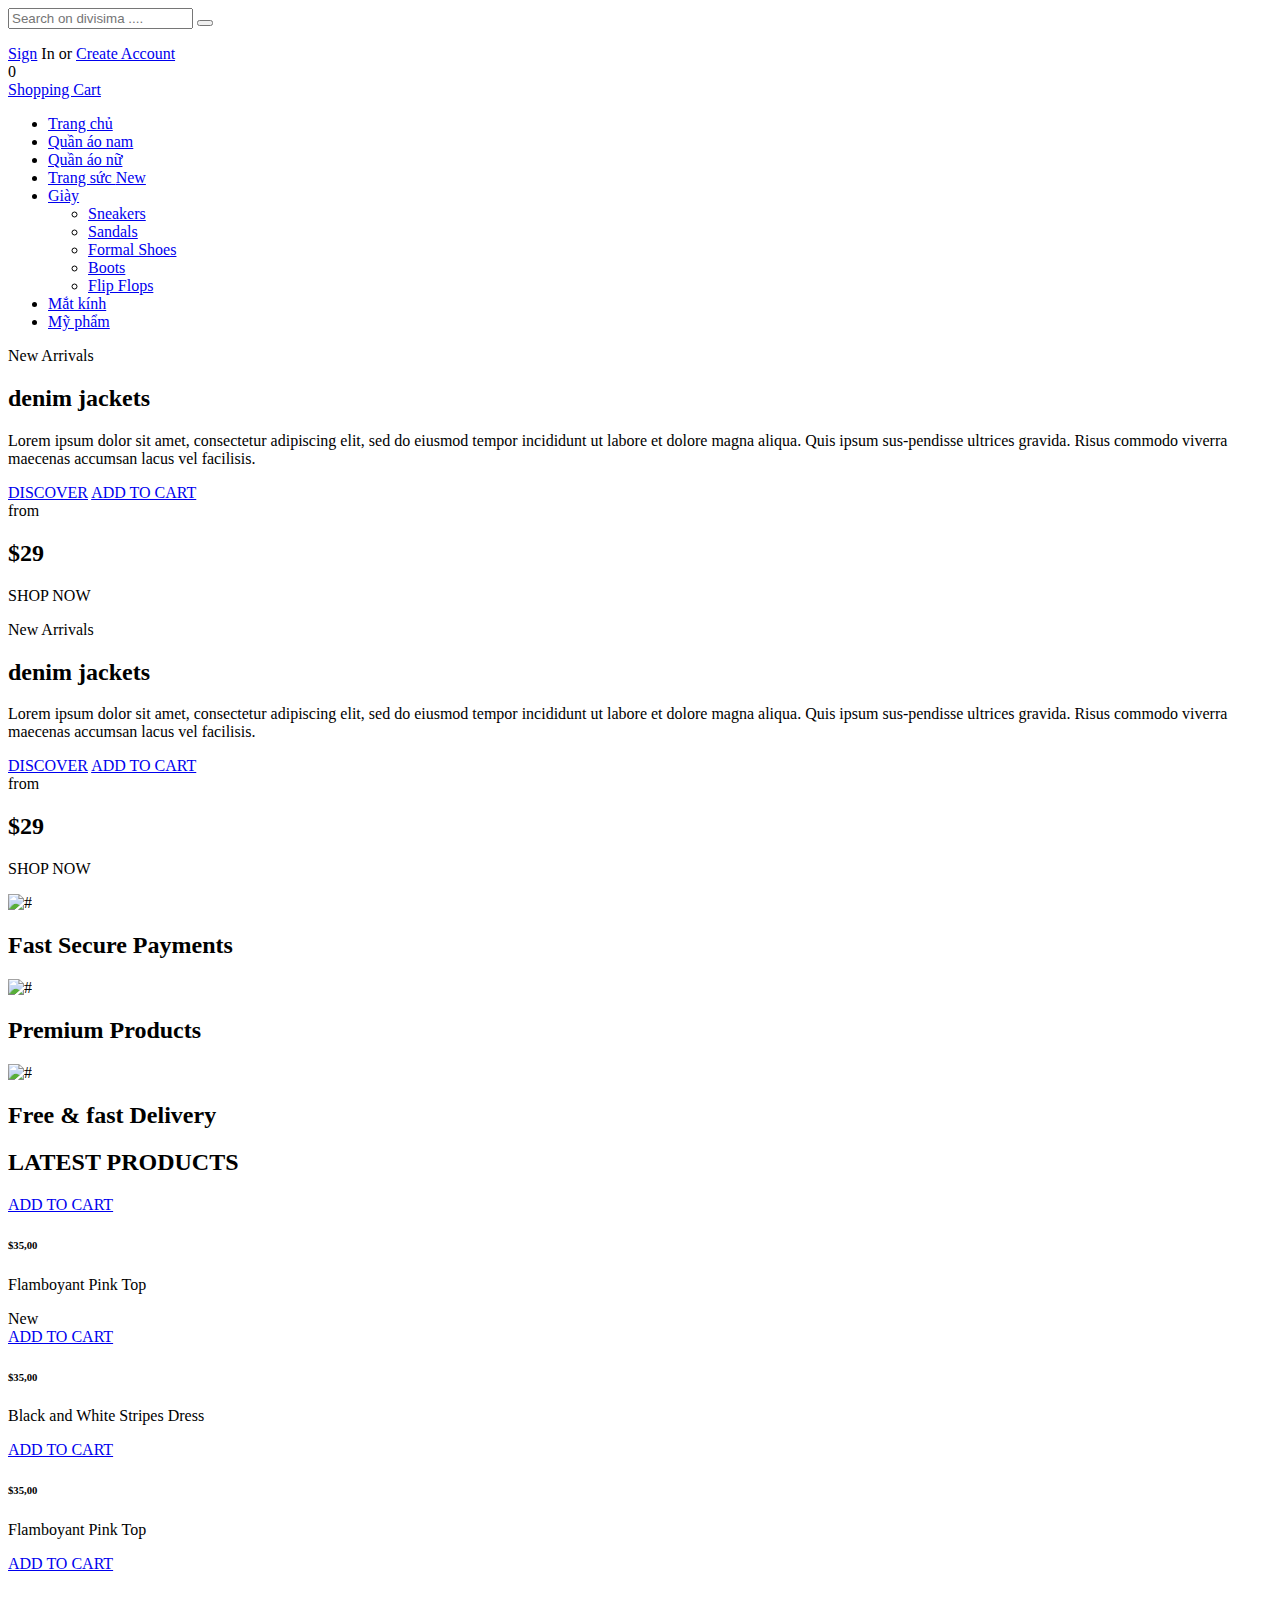
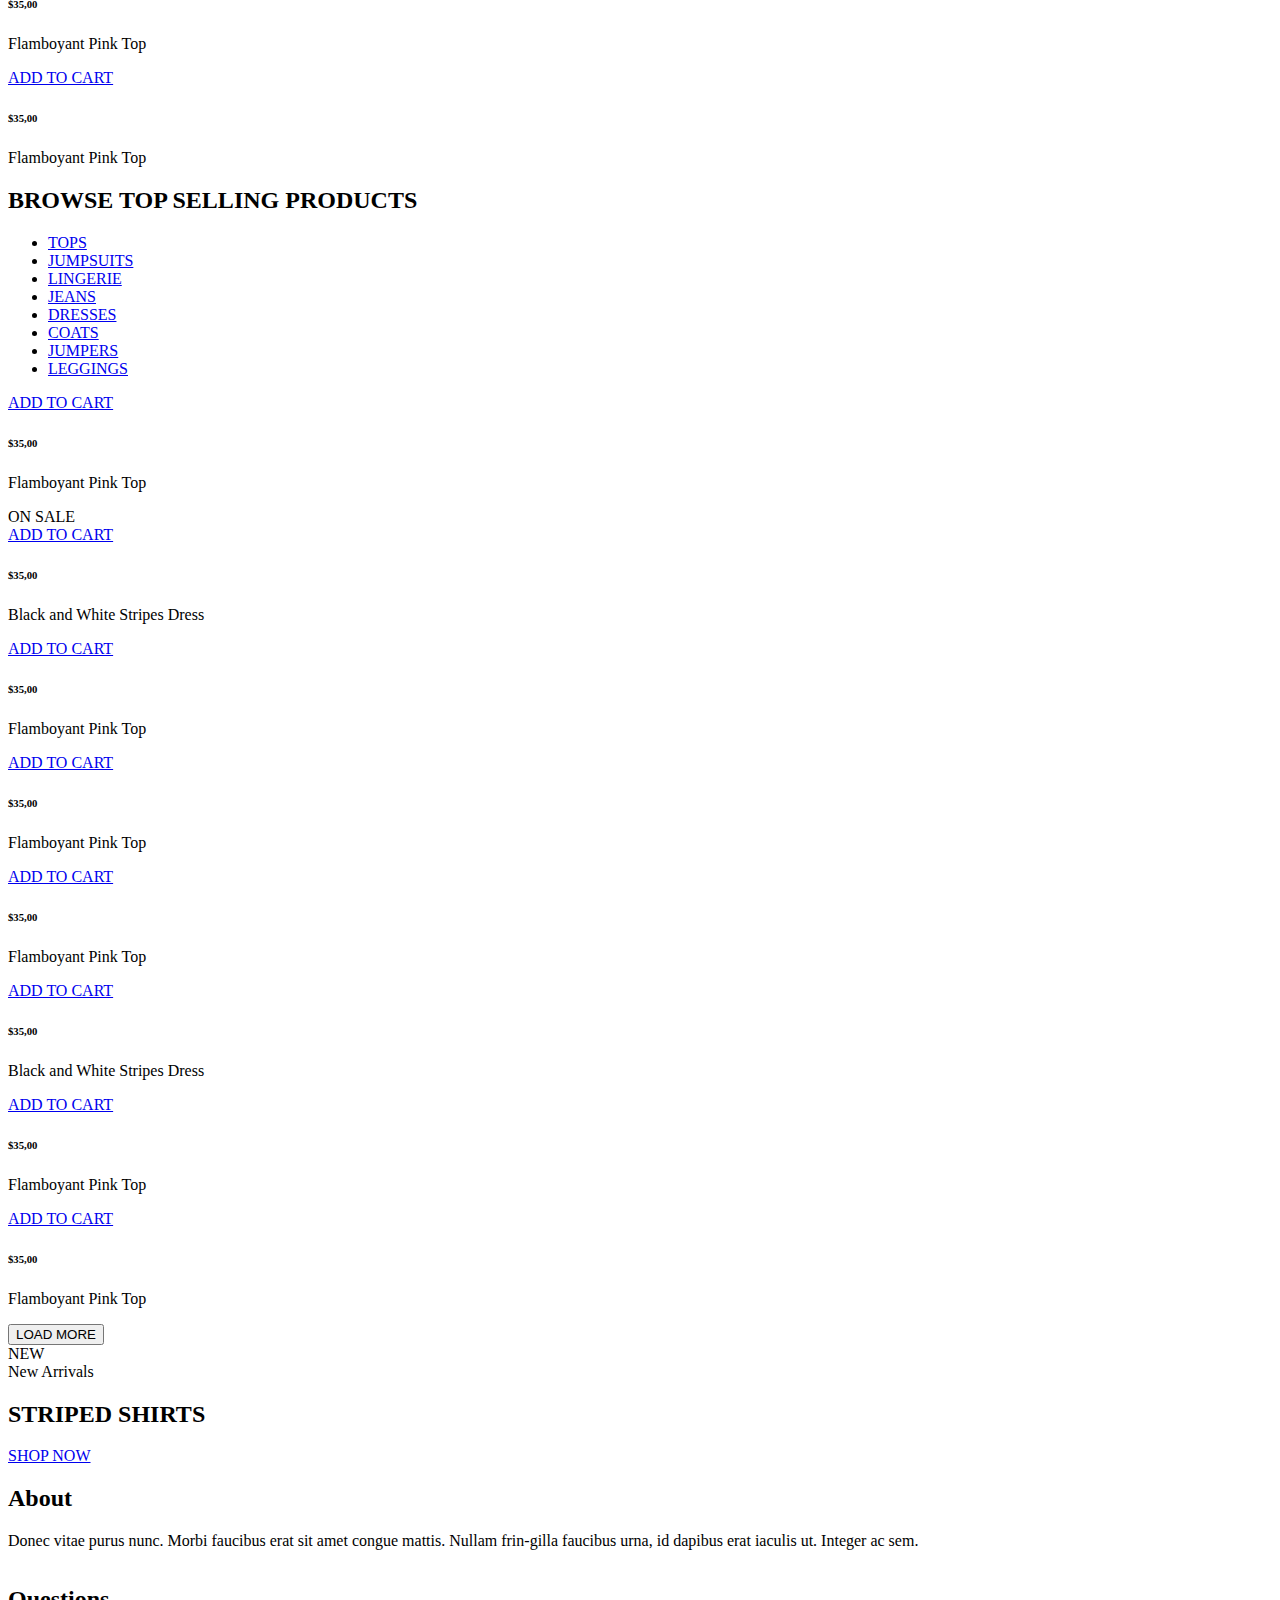
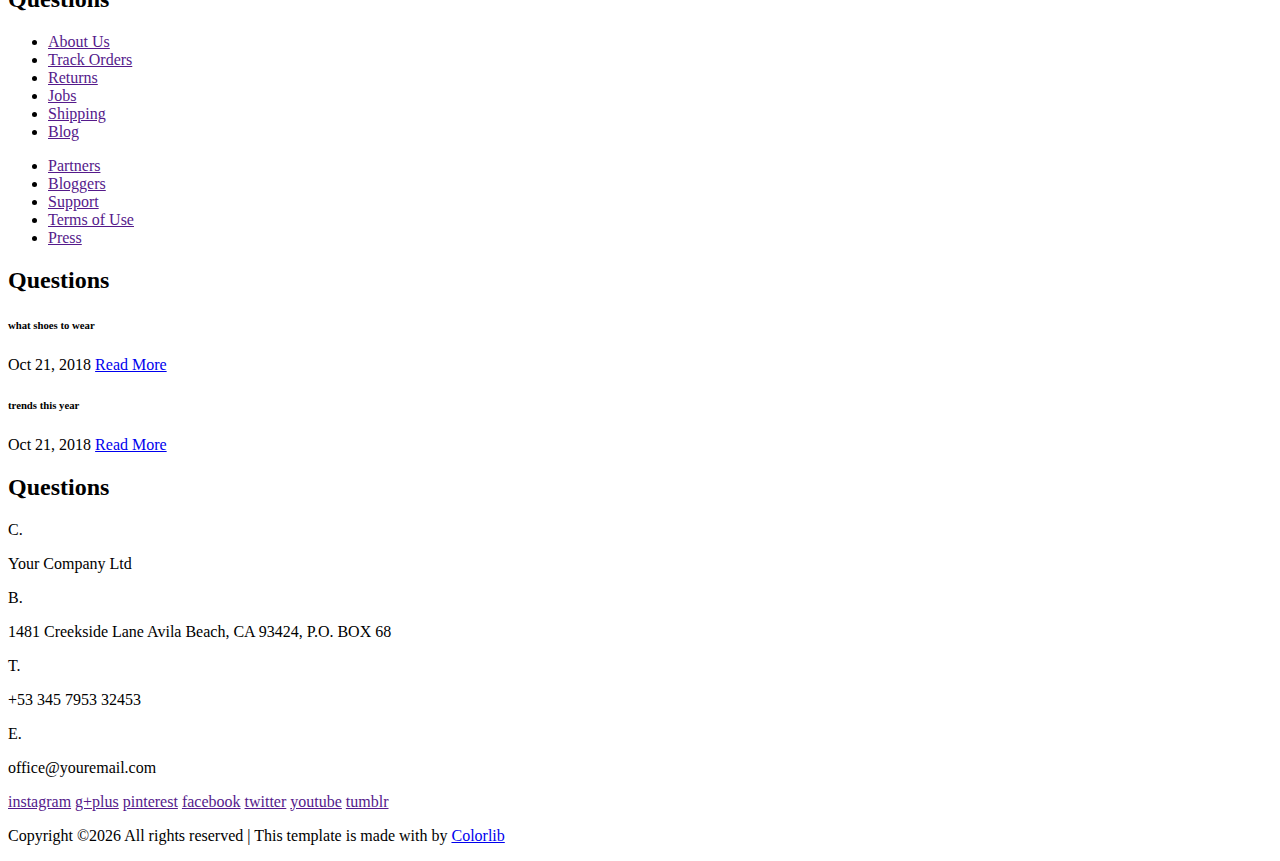
<file: source/src/main/resources/templates/index.html>
<html lang="en" xmlns:th="http://www.thymeleaf.org">
<head>
	<title>Divisima | Thời trang xách tay Âu Mỹ</title>
	<meta charset="UTF-8">
	<meta name="description" content=" Divisima | Thời trang xách tay Âu Mỹ">
	<meta name="keywords" content="divisima, thời trang xách tay âu mỹ, nước hoa, son, giày dép, kính, quần áo, đồ nam, đồ nữ">
	<meta name="viewport" content="width=device-width, initial-scale=1.0">
	<!-- Favicon -->
	<link th:href="@{/divisima/img/favicon.ico}" rel="shortcut icon"/>

	<!-- Google Font -->
	<link href="https://fonts.googleapis.com/css?family=Josefin+Sans:300,300i,400,400i,700,700i" rel="stylesheet">


	<!-- Stylesheets -->
	<link rel="stylesheet" th:href="@{/divisima/css/bootstrap.min.css}"/>
	<link rel="stylesheet" th:href="@{/divisima/css/font-awesome.min.css}"/>
	<link rel="stylesheet" th:href="@{/divisima/css/flaticon.css}"/>
	<link rel="stylesheet" th:href="@{/divisima/css/slicknav.min.css}"/>
	<link rel="stylesheet" th:href="@{/divisima/css/jquery-ui.min.css}"/>
	<link rel="stylesheet" th:href="@{/divisima/css/owl.carousel.min.css}"/>
	<link rel="stylesheet" th:href="@{/divisima/css/animate.css}"/>
	<link rel="stylesheet" th:href="@{/divisima/css/style.css}"/>


	<!--[if lt IE 9]>
		  <script src="https://oss.maxcdn.com/html5shiv/3.7.2/html5shiv.min.js"></script>
	  <script src="https://oss.maxcdn.com/respond/1.4.2/respond.min.js"></script>
	<![endif]-->

</head>
<body>
	<!-- Page Preloder -->
	<div id="preloder">
		<div class="loader"></div>
	</div>

	<!-- Header section -->
	<header class="header-section">
		<div class="header-top">
			<div class="container">
				<div class="row">
					<div class="col-lg-2 text-center text-lg-left">
						<!-- logo -->
						<a href="./index.html" class="site-logo">
							<img th:src="@{/divisima/img/logo.png}" alt="">
						</a>
					</div>
					<div class="col-xl-6 col-lg-5">
						<form class="header-search-form">
							<input type="text" placeholder="Search on divisima ....">
							<button><i class="flaticon-search"></i></button>
						</form>
					</div>
					<div class="col-xl-4 col-lg-5">
						<div class="user-panel">
							<div class="up-item">
								<i class="flaticon-profile"></i>
								<a href="#">Sign</a> In or <a href="#">Create Account</a>
							</div>
							<div class="up-item">
								<div class="shopping-card">
									<i class="flaticon-bag"></i>
									<span>0</span>
								</div>
								<a href="#">Shopping Cart</a>
							</div>
						</div>
					</div>
				</div>
			</div>
		</div>
		<nav class="main-navbar">
			<div class="container">
				<!-- menu -->
				<ul class="main-menu">
					<li><a href="#">Trang chủ</a></li>
					<li><a href="#">Quần áo nam</a></li>
					<li><a href="#">Quần áo nữ</a></li>
					<li><a href="#">Trang sức
						<span class="new">New</span>
					</a></li>
					<li><a href="#">Giày</a>
						<ul class="sub-menu">
							<li><a href="#">Sneakers</a></li>
							<li><a href="#">Sandals</a></li>
							<li><a href="#">Formal Shoes</a></li>
							<li><a href="#">Boots</a></li>
							<li><a href="#">Flip Flops</a></li>
						</ul>
					</li>
					<li><a href="#">Mắt kính</a></li>
					<li><a href="#">Mỹ phẩm</a></li>
				</ul>
			</div>
		</nav>
	</header>
	<!-- Header section end -->



	<!-- Hero section -->
	<section class="hero-section">
		<div class="hero-slider owl-carousel">
			<div class="hs-item set-bg" th:attr="data-setbg='/divisima/img/bg.jpg'">
				<div class="container">
					<div class="row">
						<div class="col-xl-6 col-lg-7 text-white">
							<span>New Arrivals</span>
							<h2>denim jackets</h2>
							<p>Lorem ipsum dolor sit amet, consectetur adipiscing elit, sed do eiusmod tempor incididunt ut labore et dolore magna aliqua. Quis ipsum sus-pendisse ultrices gravida. Risus commodo viverra maecenas accumsan lacus vel facilisis. </p>
							<a href="#" class="site-btn sb-line">DISCOVER</a>
							<a href="#" class="site-btn sb-white">ADD TO CART</a>
						</div>
					</div>
					<div class="offer-card text-white">
						<span>from</span>
						<h2>$29</h2>
						<p>SHOP NOW</p>
					</div>
				</div>
			</div>
			<div class="hs-item set-bg" th:attr="data-setbg='/divisima/img/bg-2.jpg'">
				<div class="container">
					<div class="row">
						<div class="col-xl-6 col-lg-7 text-white">
							<span>New Arrivals</span>
							<h2>denim jackets</h2>
							<p>Lorem ipsum dolor sit amet, consectetur adipiscing elit, sed do eiusmod tempor incididunt ut labore et dolore magna aliqua. Quis ipsum sus-pendisse ultrices gravida. Risus commodo viverra maecenas accumsan lacus vel facilisis. </p>
							<a href="#" class="site-btn sb-line">DISCOVER</a>
							<a href="#" class="site-btn sb-white">ADD TO CART</a>
						</div>
					</div>
					<div class="offer-card text-white">
						<span>from</span>
						<h2>$29</h2>
						<p>SHOP NOW</p>
					</div>
				</div>
			</div>
		</div>
		<div class="container">
			<div class="slide-num-holder" id="snh-1"></div>
		</div>
	</section>
	<!-- Hero section end -->



	<!-- Features section -->
	<section class="features-section">
		<div class="container-fluid">
			<div class="row">
				<div class="col-md-4 p-0 feature">
					<div class="feature-inner">
						<div class="feature-icon">
							<img th:src="@{/divisima/img/icons/1.png}" alt="#">
						</div>
						<h2>Fast Secure Payments</h2>
					</div>
				</div>
				<div class="col-md-4 p-0 feature">
					<div class="feature-inner">
						<div class="feature-icon">
							<img th:src="@{/divisima/img/icons/2.png}" alt="#">
						</div>
						<h2>Premium Products</h2>
					</div>
				</div>
				<div class="col-md-4 p-0 feature">
					<div class="feature-inner">
						<div class="feature-icon">
							<img th:src="@{/divisima/img/icons/3.png}" alt="#">
						</div>
						<h2>Free & fast Delivery</h2>
					</div>
				</div>
			</div>
		</div>
	</section>
	<!-- Features section end -->


	<!-- letest product section -->
	<section class="top-letest-product-section">
		<div class="container">
			<div class="section-title">
				<h2>LATEST PRODUCTS</h2>
			</div>
			<div class="product-slider owl-carousel">
				<div class="product-item">
					<div class="pi-pic">
						<img th:src="@{/divisima/img/product/1.jpg}" alt="">
						<div class="pi-links">
							<a href="#" class="add-card"><i class="flaticon-bag"></i><span>ADD TO CART</span></a>
							<a href="#" class="wishlist-btn"><i class="flaticon-heart"></i></a>
						</div>
					</div>
					<div class="pi-text">
						<h6>$35,00</h6>
						<p>Flamboyant Pink Top </p>
					</div>
				</div>
				<div class="product-item">
					<div class="pi-pic">
						<div class="tag-new">New</div>
						<img th:src="@{/divisima/img/product/2.jpg}" alt="">
						<div class="pi-links">
							<a href="#" class="add-card"><i class="flaticon-bag"></i><span>ADD TO CART</span></a>
							<a href="#" class="wishlist-btn"><i class="flaticon-heart"></i></a>
						</div>
					</div>
					<div class="pi-text">
						<h6>$35,00</h6>
						<p>Black and White Stripes Dress</p>
					</div>
				</div>
				<div class="product-item">
					<div class="pi-pic">
						<img th:src="@{/divisima/img/product/3.jpg}" alt="">
						<div class="pi-links">
							<a href="#" class="add-card"><i class="flaticon-bag"></i><span>ADD TO CART</span></a>
							<a href="#" class="wishlist-btn"><i class="flaticon-heart"></i></a>
						</div>
					</div>
					<div class="pi-text">
						<h6>$35,00</h6>
						<p>Flamboyant Pink Top </p>
					</div>
				</div>
				<div class="product-item">
						<div class="pi-pic">
							<img th:src="@{/divisima/img/product/4.jpg}" alt="">
							<div class="pi-links">
								<a href="#" class="add-card"><i class="flaticon-bag"></i><span>ADD TO CART</span></a>
								<a href="#" class="wishlist-btn"><i class="flaticon-heart"></i></a>
							</div>
						</div>
						<div class="pi-text">
							<h6>$35,00</h6>
							<p>Flamboyant Pink Top </p>
						</div>
					</div>
				<div class="product-item">
						<div class="pi-pic">
							<img th:src="@{/divisima/img/product/6.jpg}" alt="">
							<div class="pi-links">
								<a href="#" class="add-card"><i class="flaticon-bag"></i><span>ADD TO CART</span></a>
								<a href="#" class="wishlist-btn"><i class="flaticon-heart"></i></a>
							</div>
						</div>
						<div class="pi-text">
							<h6>$35,00</h6>
							<p>Flamboyant Pink Top </p>
						</div>
					</div>
			</div>
		</div>
	</section>
	<!-- letest product section end -->



	<!-- Product filter section -->
	<section class="product-filter-section">
		<div class="container">
			<div class="section-title">
				<h2>BROWSE TOP SELLING PRODUCTS</h2>
			</div>
			<ul class="product-filter-menu">
				<li><a href="#">TOPS</a></li>
				<li><a href="#">JUMPSUITS</a></li>
				<li><a href="#">LINGERIE</a></li>
				<li><a href="#">JEANS</a></li>
				<li><a href="#">DRESSES</a></li>
				<li><a href="#">COATS</a></li>
				<li><a href="#">JUMPERS</a></li>
				<li><a href="#">LEGGINGS</a></li>
			</ul>
			<div class="row">
				<div class="col-lg-3 col-sm-6">
					<div class="product-item">
						<div class="pi-pic">
							<img th:src="@{/divisima/img/product/5.jpg}" alt="">
							<div class="pi-links">
								<a href="#" class="add-card"><i class="flaticon-bag"></i><span>ADD TO CART</span></a>
								<a href="#" class="wishlist-btn"><i class="flaticon-heart"></i></a>
							</div>
						</div>
						<div class="pi-text">
							<h6>$35,00</h6>
							<p>Flamboyant Pink Top </p>
						</div>
					</div>
				</div>
				<div class="col-lg-3 col-sm-6">
					<div class="product-item">
						<div class="pi-pic">
							<div class="tag-sale">ON SALE</div>
							<img th:src="@{/divisima/img/product/6.jpg}" alt="">
							<div class="pi-links">
								<a href="#" class="add-card"><i class="flaticon-bag"></i><span>ADD TO CART</span></a>
								<a href="#" class="wishlist-btn"><i class="flaticon-heart"></i></a>
							</div>
						</div>
						<div class="pi-text">
							<h6>$35,00</h6>
							<p>Black and White Stripes Dress</p>
						</div>
					</div>
				</div>
				<div class="col-lg-3 col-sm-6">
					<div class="product-item">
						<div class="pi-pic">
							<img th:src="@{/divisima/img/product/7.jpg}" alt="">
							<div class="pi-links">
								<a href="#" class="add-card"><i class="flaticon-bag"></i><span>ADD TO CART</span></a>
								<a href="#" class="wishlist-btn"><i class="flaticon-heart"></i></a>
							</div>
						</div>
						<div class="pi-text">
							<h6>$35,00</h6>
							<p>Flamboyant Pink Top </p>
						</div>
					</div>
				</div>
				<div class="col-lg-3 col-sm-6">
					<div class="product-item">
						<div class="pi-pic">
							<img th:src="@{/divisima/img/product/8.jpg}" alt="">
							<div class="pi-links">
								<a href="#" class="add-card"><i class="flaticon-bag"></i><span>ADD TO CART</span></a>
								<a href="#" class="wishlist-btn"><i class="flaticon-heart"></i></a>
							</div>
						</div>
						<div class="pi-text">
							<h6>$35,00</h6>
							<p>Flamboyant Pink Top </p>
						</div>
					</div>
				</div>
				<div class="col-lg-3 col-sm-6">
					<div class="product-item">
						<div class="pi-pic">
							<img th:src="@{/divisima/img/product/9.jpg}" alt="">
							<div class="pi-links">
								<a href="#" class="add-card"><i class="flaticon-bag"></i><span>ADD TO CART</span></a>
								<a href="#" class="wishlist-btn"><i class="flaticon-heart"></i></a>
							</div>
						</div>
						<div class="pi-text">
							<h6>$35,00</h6>
							<p>Flamboyant Pink Top </p>
						</div>
					</div>
				</div>
				<div class="col-lg-3 col-sm-6">
					<div class="product-item">
						<div class="pi-pic">
							<img th:src="@{/divisima/img/product/10.jpg}" alt="">
							<div class="pi-links">
								<a href="#" class="add-card"><i class="flaticon-bag"></i><span>ADD TO CART</span></a>
								<a href="#" class="wishlist-btn"><i class="flaticon-heart"></i></a>
							</div>
						</div>
						<div class="pi-text">
							<h6>$35,00</h6>
							<p>Black and White Stripes Dress</p>
						</div>
					</div>
				</div>
				<div class="col-lg-3 col-sm-6">
					<div class="product-item">
						<div class="pi-pic">
							<img th:src="@{/divisima/img/product/11.jpg}" alt="">
							<div class="pi-links">
								<a href="#" class="add-card"><i class="flaticon-bag"></i><span>ADD TO CART</span></a>
								<a href="#" class="wishlist-btn"><i class="flaticon-heart"></i></a>
							</div>
						</div>
						<div class="pi-text">
							<h6>$35,00</h6>
							<p>Flamboyant Pink Top </p>
						</div>
					</div>
				</div>
				<div class="col-lg-3 col-sm-6">
					<div class="product-item">
						<div class="pi-pic">
							<img th:src="@{/divisima/img/product/12.jpg}" alt="">
							<div class="pi-links">
								<a href="#" class="add-card"><i class="flaticon-bag"></i><span>ADD TO CART</span></a>
								<a href="#" class="wishlist-btn"><i class="flaticon-heart"></i></a>
							</div>
						</div>
						<div class="pi-text">
							<h6>$35,00</h6>
							<p>Flamboyant Pink Top </p>
						</div>
					</div>
				</div>
			</div>
			<div class="text-center pt-5">
				<button class="site-btn sb-line sb-dark">LOAD MORE</button>
			</div>
		</div>
	</section>
	<!-- Product filter section end -->


	<!-- Banner section -->
	<section class="banner-section">
		<div class="container">
			<div class="banner set-bg" th:attr="data-setbg='/divisima/img/banner-bg.jpg'">
				<div class="tag-new">NEW</div>
				<span>New Arrivals</span>
				<h2>STRIPED SHIRTS</h2>
				<a href="#" class="site-btn">SHOP NOW</a>
			</div>
		</div>
	</section>
	<!-- Banner section end  -->


	<!-- Footer section -->
	<section class="footer-section">
		<div class="container">
			<div class="footer-logo text-center">
				<a href="index.html"><img th:src="@{/divisima/img/logo-light.png}" alt=""></a>
			</div>
			<div class="row">
				<div class="col-lg-3 col-sm-6">
					<div class="footer-widget about-widget">
						<h2>About</h2>
						<p>Donec vitae purus nunc. Morbi faucibus erat sit amet congue mattis. Nullam frin-gilla faucibus urna, id dapibus erat iaculis ut. Integer ac sem.</p>
						<img th:src="@{/divisima/img/cards.png}" alt="">
					</div>
				</div>
				<div class="col-lg-3 col-sm-6">
					<div class="footer-widget about-widget">
						<h2>Questions</h2>
						<ul>
							<li><a href="">About Us</a></li>
							<li><a href="">Track Orders</a></li>
							<li><a href="">Returns</a></li>
							<li><a href="">Jobs</a></li>
							<li><a href="">Shipping</a></li>
							<li><a href="">Blog</a></li>
						</ul>
						<ul>
							<li><a href="">Partners</a></li>
							<li><a href="">Bloggers</a></li>
							<li><a href="">Support</a></li>
							<li><a href="">Terms of Use</a></li>
							<li><a href="">Press</a></li>
						</ul>
					</div>
				</div>
				<div class="col-lg-3 col-sm-6">
					<div class="footer-widget about-widget">
						<h2>Questions</h2>
						<div class="fw-latest-post-widget">
							<div class="lp-item">
								<div class="lp-thumb set-bg" th:attr="data-setbg='/divisima/img/blog-thumbs/1.jpg'"></div>
								<div class="lp-content">
									<h6>what shoes to wear</h6>
									<span>Oct 21, 2018</span>
									<a href="#" class="readmore">Read More</a>
								</div>
							</div>
							<div class="lp-item">
								<div class="lp-thumb set-bg" th:attr="data-setbg='/divisima/img/blog-thumbs/2.jpg'"></div>
								<div class="lp-content">
									<h6>trends this year</h6>
									<span>Oct 21, 2018</span>
									<a href="#" class="readmore">Read More</a>
								</div>
							</div>
						</div>
					</div>
				</div>
				<div class="col-lg-3 col-sm-6">
					<div class="footer-widget contact-widget">
						<h2>Questions</h2>
						<div class="con-info">
							<span>C.</span>
							<p>Your Company Ltd </p>
						</div>
						<div class="con-info">
							<span>B.</span>
							<p>1481 Creekside Lane  Avila Beach, CA 93424, P.O. BOX 68 </p>
						</div>
						<div class="con-info">
							<span>T.</span>
							<p>+53 345 7953 32453</p>
						</div>
						<div class="con-info">
							<span>E.</span>
							<p>office@youremail.com</p>
						</div>
					</div>
				</div>
			</div>
		</div>
		<div class="social-links-warp">
			<div class="container">
				<div class="social-links">
					<a href="" class="instagram"><i class="fa fa-instagram"></i><span>instagram</span></a>
					<a href="" class="google-plus"><i class="fa fa-google-plus"></i><span>g+plus</span></a>
					<a href="" class="pinterest"><i class="fa fa-pinterest"></i><span>pinterest</span></a>
					<a href="" class="facebook"><i class="fa fa-facebook"></i><span>facebook</span></a>
					<a href="" class="twitter"><i class="fa fa-twitter"></i><span>twitter</span></a>
					<a href="" class="youtube"><i class="fa fa-youtube"></i><span>youtube</span></a>
					<a href="" class="tumblr"><i class="fa fa-tumblr-square"></i><span>tumblr</span></a>
				</div>

<!-- Link back to Colorlib can't be removed. Template is licensed under CC BY 3.0. --> 
<p class="text-white text-center mt-5">Copyright &copy;<script>document.write(new Date().getFullYear());</script> All rights reserved | This template is made with <i class="fa fa-heart-o" aria-hidden="true"></i> by <a href="https://colorlib.com" target="_blank">Colorlib</a></p>
<!-- Link back to Colorlib can't be removed. Template is licensed under CC BY 3.0. -->

			</div>
		</div>
	</section>
	<!-- Footer section end -->



	<!--====== Javascripts & Jquery ======-->
	<script th:src="@{/divisima/js/jquery-3.2.1.min.js}"></script>
	<script th:src="@{/divisima/js/bootstrap.min.js}"></script>
	<script th:src="@{/divisima/js/jquery.slicknav.min.js}"></script>
	<script th:src="@{/divisima/js/owl.carousel.min.js}"></script>
	<script th:src="@{/divisima/js/jquery.nicescroll.min.js}"></script>
	<script th:src="@{/divisima/js/jquery.zoom.min.js}"></script>
	<script th:src="@{/divisima/js/jquery-ui.min.js}"></script>
	<script th:src="@{/divisima/js/main.js}"></script>

	</body>
</html>
</file>
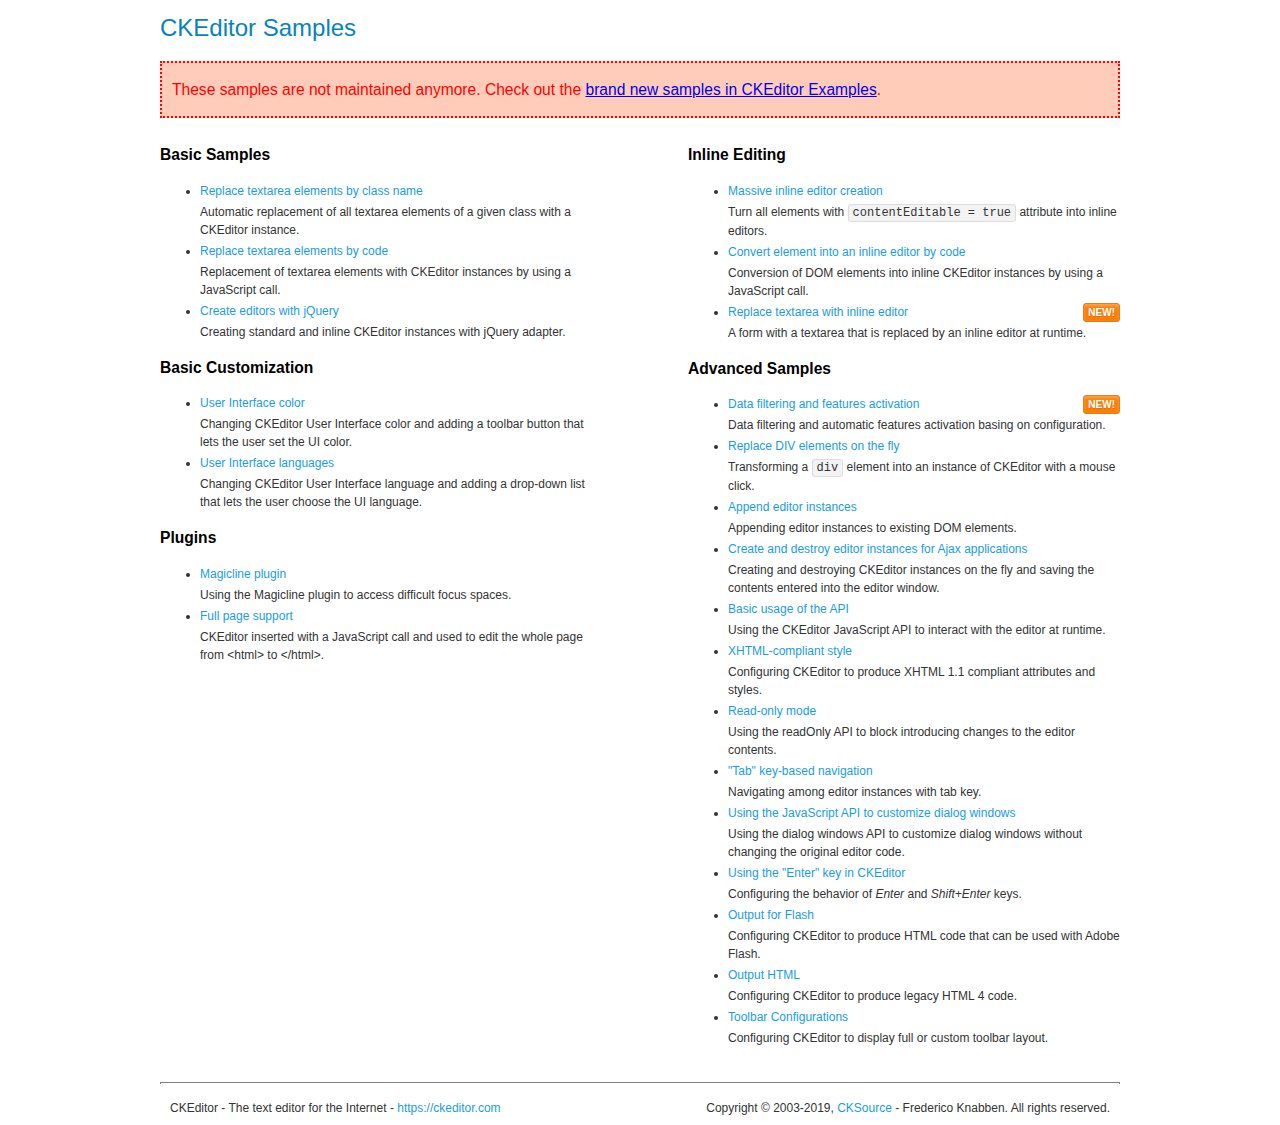
<file: source/src/main/resources/static/old/index.html>
<!DOCTYPE html>
<!--
Copyright (c) 2003-2019, CKSource - Frederico Knabben. All rights reserved.
For licensing, see LICENSE.md or https://ckeditor.com/legal/ckeditor-oss-license
-->
<html>
<head>
	<meta charset="utf-8">
	<title>CKEditor Samples</title>
	<link rel="stylesheet" href="sample.css">
</head>
<body>
	<h1 class="samples">
		CKEditor Samples
	</h1>
	<div class="warning deprecated">
		These samples are not maintained anymore. Check out the <a href="https://ckeditor.com/docs/ckeditor4/latest/examples/index.html">brand new samples in CKEditor Examples</a>.
	</div>
	<div class="twoColumns">
		<div class="twoColumnsLeft">
			<h2 class="samples">
				Basic Samples
			</h2>
			<dl class="samples">
				<dt><a class="samples" href="replacebyclass.html">Replace textarea elements by class name</a></dt>
				<dd>Automatic replacement of all textarea elements of a given class with a CKEditor instance.</dd>

				<dt><a class="samples" href="replacebycode.html">Replace textarea elements by code</a></dt>
				<dd>Replacement of textarea elements with CKEditor instances by using a JavaScript call.</dd>

				<dt><a class="samples" href="jquery.html">Create editors with jQuery</a></dt>
				<dd>Creating standard and inline CKEditor instances with jQuery adapter.</dd>
			</dl>

			<h2 class="samples">
				Basic Customization
			</h2>
			<dl class="samples">
				<dt><a class="samples" href="uicolor.html">User Interface color</a></dt>
				<dd>Changing CKEditor User Interface color and adding a toolbar button that lets the user set the UI color.</dd>

				<dt><a class="samples" href="uilanguages.html">User Interface languages</a></dt>
				<dd>Changing CKEditor User Interface language and adding a drop-down list that lets the user choose the UI language.</dd>
			</dl>


			<h2 class="samples">Plugins</h2>
<dl class="samples">
<dt><a class="samples" href="magicline/magicline.html">Magicline plugin</a></dt>
<dd>Using the Magicline plugin to access difficult focus spaces.</dd>

<dt><a class="samples" href="wysiwygarea/fullpage.html">Full page support</a></dt>
<dd>CKEditor inserted with a JavaScript call and used to edit the whole page from &lt;html&gt; to &lt;/html&gt;.</dd>
</dl>
		</div>
		<div class="twoColumnsRight">
			<h2 class="samples">
				Inline Editing
			</h2>
			<dl class="samples">
				<dt><a class="samples" href="inlineall.html">Massive inline editor creation</a></dt>
				<dd>Turn all elements with <code>contentEditable = true</code> attribute into inline editors.</dd>

				<dt><a class="samples" href="inlinebycode.html">Convert element into an inline editor by code</a></dt>
				<dd>Conversion of DOM elements into inline CKEditor instances by using a JavaScript call.</dd>

				<dt><a class="samples" href="inlinetextarea.html">Replace textarea with inline editor</a> <span class="new">New!</span></dt>
				<dd>A form with a textarea that is replaced by an inline editor at runtime.</dd>

				
			</dl>

			<h2 class="samples">
				Advanced Samples
			</h2>
			<dl class="samples">
				<dt><a class="samples" href="datafiltering.html">Data filtering and features activation</a> <span class="new">New!</span></dt>
				<dd>Data filtering and automatic features activation basing on configuration.</dd>

				<dt><a class="samples" href="divreplace.html">Replace DIV elements on the fly</a></dt>
				<dd>Transforming a <code>div</code> element into an instance of CKEditor with a mouse click.</dd>

				<dt><a class="samples" href="appendto.html">Append editor instances</a></dt>
				<dd>Appending editor instances to existing DOM elements.</dd>

				<dt><a class="samples" href="ajax.html">Create and destroy editor instances for Ajax applications</a></dt>
				<dd>Creating and destroying CKEditor instances on the fly and saving the contents entered into the editor window.</dd>

				<dt><a class="samples" href="api.html">Basic usage of the API</a></dt>
				<dd>Using the CKEditor JavaScript API to interact with the editor at runtime.</dd>

				<dt><a class="samples" href="xhtmlstyle.html">XHTML-compliant style</a></dt>
				<dd>Configuring CKEditor to produce XHTML 1.1 compliant attributes and styles.</dd>

				<dt><a class="samples" href="readonly.html">Read-only mode</a></dt>
				<dd>Using the readOnly API to block introducing changes to the editor contents.</dd>

				<dt><a class="samples" href="tabindex.html">"Tab" key-based navigation</a></dt>
				<dd>Navigating among editor instances with tab key.</dd>


				
<dt><a class="samples" href="dialog/dialog.html">Using the JavaScript API to customize dialog windows</a></dt>
<dd>Using the dialog windows API to customize dialog windows without changing the original editor code.</dd>

<dt><a class="samples" href="enterkey/enterkey.html">Using the &quot;Enter&quot; key in CKEditor</a></dt>
<dd>Configuring the behavior of <em>Enter</em> and <em>Shift+Enter</em> keys.</dd>

<dt><a class="samples" href="htmlwriter/outputforflash.html">Output for Flash</a></dt>
<dd>Configuring CKEditor to produce HTML code that can be used with Adobe Flash.</dd>

<dt><a class="samples" href="htmlwriter/outputhtml.html">Output HTML</a></dt>
<dd>Configuring CKEditor to produce legacy HTML 4 code.</dd>

<dt><a class="samples" href="toolbar/toolbar.html">Toolbar Configurations</a></dt>
<dd>Configuring CKEditor to display full or custom toolbar layout.</dd>

			</dl>
		</div>
	</div>
	<div id="footer">
		<hr>
		<p>
			CKEditor - The text editor for the Internet - <a class="samples" href="https://ckeditor.com/">https://ckeditor.com</a>
		</p>
		<p id="copy">
			Copyright &copy; 2003-2019, <a class="samples" href="https://cksource.com/">CKSource</a> - Frederico Knabben. All rights reserved.
		</p>
	</div>
</body>
</html>
</file>
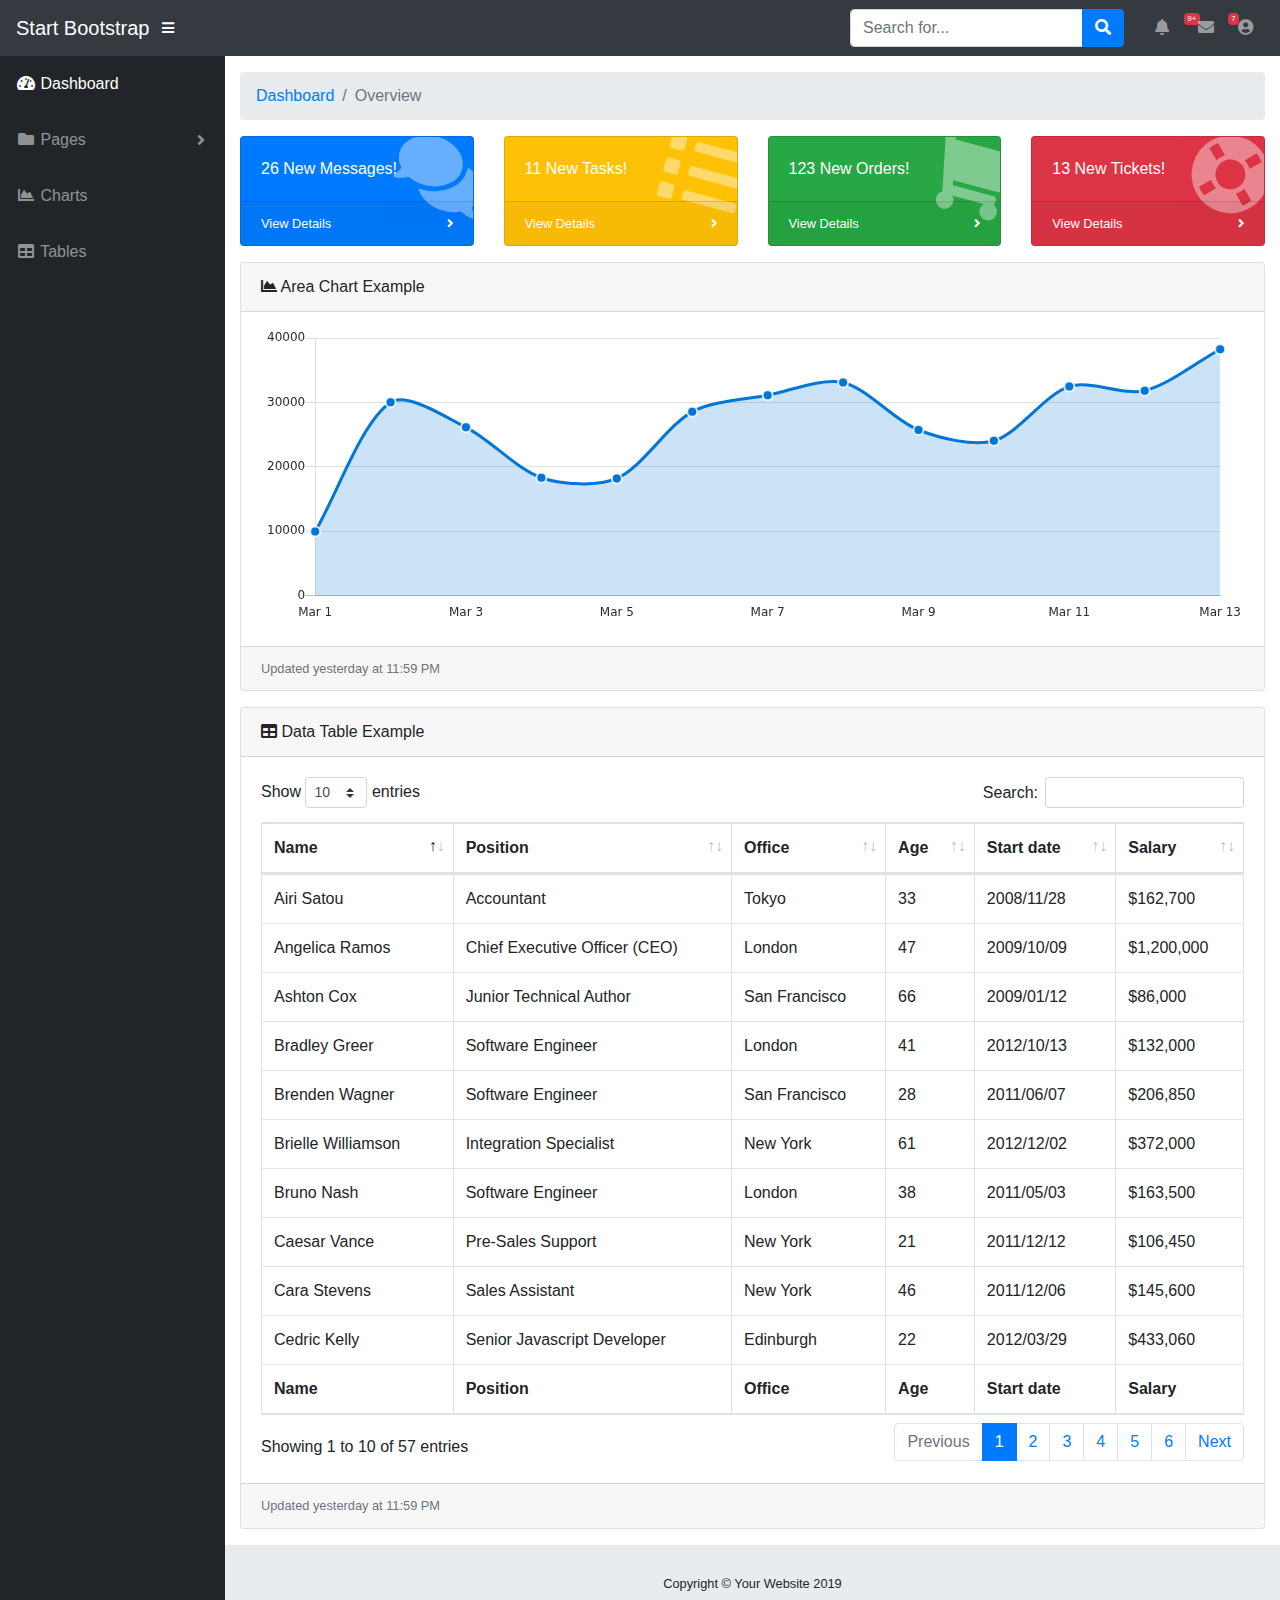
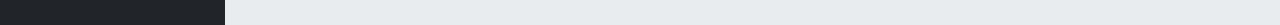
<file: source/src/main/resources/static/startbootstrap-sb-admin-gh-pages/index.html>
<!DOCTYPE html>
<html lang="en">

<head>

  <meta charset="utf-8">
  <meta http-equiv="X-UA-Compatible" content="IE=edge">
  <meta name="viewport" content="width=device-width, initial-scale=1, shrink-to-fit=no">
  <meta name="description" content="">
  <meta name="author" content="">

  <title>SB Admin - Dashboard</title>

  <!-- Custom fonts for this template-->
  <link href="vendor/fontawesome-free/css/all.min.css" rel="stylesheet" type="text/css">

  <!-- Page level plugin CSS-->
  <link href="vendor/datatables/dataTables.bootstrap4.css" rel="stylesheet">

  <!-- Custom styles for this template-->
  <link href="css/sb-admin.css" rel="stylesheet">

</head>

<body id="page-top">

  <nav class="navbar navbar-expand navbar-dark bg-dark static-top">

    <a class="navbar-brand mr-1" href="index.html">Start Bootstrap</a>

    <button class="btn btn-link btn-sm text-white order-1 order-sm-0" id="sidebarToggle" href="#">
      <i class="fas fa-bars"></i>
    </button>

    <!-- Navbar Search -->
    <form class="d-none d-md-inline-block form-inline ml-auto mr-0 mr-md-3 my-2 my-md-0">
      <div class="input-group">
        <input type="text" class="form-control" placeholder="Search for..." aria-label="Search" aria-describedby="basic-addon2">
        <div class="input-group-append">
          <button class="btn btn-primary" type="button">
            <i class="fas fa-search"></i>
          </button>
        </div>
      </div>
    </form>

    <!-- Navbar -->
    <ul class="navbar-nav ml-auto ml-md-0">
      <li class="nav-item dropdown no-arrow mx-1">
        <a class="nav-link dropdown-toggle" href="#" id="alertsDropdown" role="button" data-toggle="dropdown" aria-haspopup="true" aria-expanded="false">
          <i class="fas fa-bell fa-fw"></i>
          <span class="badge badge-danger">9+</span>
        </a>
        <div class="dropdown-menu dropdown-menu-right" aria-labelledby="alertsDropdown">
          <a class="dropdown-item" href="#">Action</a>
          <a class="dropdown-item" href="#">Another action</a>
          <div class="dropdown-divider"></div>
          <a class="dropdown-item" href="#">Something else here</a>
        </div>
      </li>
      <li class="nav-item dropdown no-arrow mx-1">
        <a class="nav-link dropdown-toggle" href="#" id="messagesDropdown" role="button" data-toggle="dropdown" aria-haspopup="true" aria-expanded="false">
          <i class="fas fa-envelope fa-fw"></i>
          <span class="badge badge-danger">7</span>
        </a>
        <div class="dropdown-menu dropdown-menu-right" aria-labelledby="messagesDropdown">
          <a class="dropdown-item" href="#">Action</a>
          <a class="dropdown-item" href="#">Another action</a>
          <div class="dropdown-divider"></div>
          <a class="dropdown-item" href="#">Something else here</a>
        </div>
      </li>
      <li class="nav-item dropdown no-arrow">
        <a class="nav-link dropdown-toggle" href="#" id="userDropdown" role="button" data-toggle="dropdown" aria-haspopup="true" aria-expanded="false">
          <i class="fas fa-user-circle fa-fw"></i>
        </a>
        <div class="dropdown-menu dropdown-menu-right" aria-labelledby="userDropdown">
          <a class="dropdown-item" href="#">Settings</a>
          <a class="dropdown-item" href="#">Activity Log</a>
          <div class="dropdown-divider"></div>
          <a class="dropdown-item" href="#" data-toggle="modal" data-target="#logoutModal">Logout</a>
        </div>
      </li>
    </ul>

  </nav>

  <div id="wrapper">

    <!-- Sidebar -->
    <ul class="sidebar navbar-nav">
      <li class="nav-item active">
        <a class="nav-link" href="index.html">
          <i class="fas fa-fw fa-tachometer-alt"></i>
          <span>Dashboard</span>
        </a>
      </li>
      <li class="nav-item dropdown">
        <a class="nav-link dropdown-toggle" href="#" id="pagesDropdown" role="button" data-toggle="dropdown" aria-haspopup="true" aria-expanded="false">
          <i class="fas fa-fw fa-folder"></i>
          <span>Pages</span>
        </a>
        <div class="dropdown-menu" aria-labelledby="pagesDropdown">
          <h6 class="dropdown-header">Login Screens:</h6>
          <a class="dropdown-item" href="login.html">Login</a>
          <a class="dropdown-item" href="register.html">Register</a>
          <a class="dropdown-item" href="forgot-password.html">Forgot Password</a>
          <div class="dropdown-divider"></div>
          <h6 class="dropdown-header">Other Pages:</h6>
          <a class="dropdown-item" href="404.html">404 Page</a>
          <a class="dropdown-item" href="blank.html">Blank Page</a>
        </div>
      </li>
      <li class="nav-item">
        <a class="nav-link" href="charts.html">
          <i class="fas fa-fw fa-chart-area"></i>
          <span>Charts</span></a>
      </li>
      <li class="nav-item">
        <a class="nav-link" href="tables.html">
          <i class="fas fa-fw fa-table"></i>
          <span>Tables</span></a>
      </li>
    </ul>

    <div id="content-wrapper">

      <div class="container-fluid">

        <!-- Breadcrumbs-->
        <ol class="breadcrumb">
          <li class="breadcrumb-item">
            <a href="#">Dashboard</a>
          </li>
          <li class="breadcrumb-item active">Overview</li>
        </ol>

        <!-- Icon Cards-->
        <div class="row">
          <div class="col-xl-3 col-sm-6 mb-3">
            <div class="card text-white bg-primary o-hidden h-100">
              <div class="card-body">
                <div class="card-body-icon">
                  <i class="fas fa-fw fa-comments"></i>
                </div>
                <div class="mr-5">26 New Messages!</div>
              </div>
              <a class="card-footer text-white clearfix small z-1" href="#">
                <span class="float-left">View Details</span>
                <span class="float-right">
                  <i class="fas fa-angle-right"></i>
                </span>
              </a>
            </div>
          </div>
          <div class="col-xl-3 col-sm-6 mb-3">
            <div class="card text-white bg-warning o-hidden h-100">
              <div class="card-body">
                <div class="card-body-icon">
                  <i class="fas fa-fw fa-list"></i>
                </div>
                <div class="mr-5">11 New Tasks!</div>
              </div>
              <a class="card-footer text-white clearfix small z-1" href="#">
                <span class="float-left">View Details</span>
                <span class="float-right">
                  <i class="fas fa-angle-right"></i>
                </span>
              </a>
            </div>
          </div>
          <div class="col-xl-3 col-sm-6 mb-3">
            <div class="card text-white bg-success o-hidden h-100">
              <div class="card-body">
                <div class="card-body-icon">
                  <i class="fas fa-fw fa-shopping-cart"></i>
                </div>
                <div class="mr-5">123 New Orders!</div>
              </div>
              <a class="card-footer text-white clearfix small z-1" href="#">
                <span class="float-left">View Details</span>
                <span class="float-right">
                  <i class="fas fa-angle-right"></i>
                </span>
              </a>
            </div>
          </div>
          <div class="col-xl-3 col-sm-6 mb-3">
            <div class="card text-white bg-danger o-hidden h-100">
              <div class="card-body">
                <div class="card-body-icon">
                  <i class="fas fa-fw fa-life-ring"></i>
                </div>
                <div class="mr-5">13 New Tickets!</div>
              </div>
              <a class="card-footer text-white clearfix small z-1" href="#">
                <span class="float-left">View Details</span>
                <span class="float-right">
                  <i class="fas fa-angle-right"></i>
                </span>
              </a>
            </div>
          </div>
        </div>

        <!-- Area Chart Example-->
        <div class="card mb-3">
          <div class="card-header">
            <i class="fas fa-chart-area"></i>
            Area Chart Example</div>
          <div class="card-body">
            <canvas id="myAreaChart" width="100%" height="30"></canvas>
          </div>
          <div class="card-footer small text-muted">Updated yesterday at 11:59 PM</div>
        </div>

        <!-- DataTables Example -->
        <div class="card mb-3">
          <div class="card-header">
            <i class="fas fa-table"></i>
            Data Table Example</div>
          <div class="card-body">
            <div class="table-responsive">
              <table class="table table-bordered" id="dataTable" width="100%" cellspacing="0">
                <thead>
                  <tr>
                    <th>Name</th>
                    <th>Position</th>
                    <th>Office</th>
                    <th>Age</th>
                    <th>Start date</th>
                    <th>Salary</th>
                  </tr>
                </thead>
                <tfoot>
                  <tr>
                    <th>Name</th>
                    <th>Position</th>
                    <th>Office</th>
                    <th>Age</th>
                    <th>Start date</th>
                    <th>Salary</th>
                  </tr>
                </tfoot>
                <tbody>
                  <tr>
                    <td>Tiger Nixon</td>
                    <td>System Architect</td>
                    <td>Edinburgh</td>
                    <td>61</td>
                    <td>2011/04/25</td>
                    <td>$320,800</td>
                  </tr>
                  <tr>
                    <td>Garrett Winters</td>
                    <td>Accountant</td>
                    <td>Tokyo</td>
                    <td>63</td>
                    <td>2011/07/25</td>
                    <td>$170,750</td>
                  </tr>
                  <tr>
                    <td>Ashton Cox</td>
                    <td>Junior Technical Author</td>
                    <td>San Francisco</td>
                    <td>66</td>
                    <td>2009/01/12</td>
                    <td>$86,000</td>
                  </tr>
                  <tr>
                    <td>Cedric Kelly</td>
                    <td>Senior Javascript Developer</td>
                    <td>Edinburgh</td>
                    <td>22</td>
                    <td>2012/03/29</td>
                    <td>$433,060</td>
                  </tr>
                  <tr>
                    <td>Airi Satou</td>
                    <td>Accountant</td>
                    <td>Tokyo</td>
                    <td>33</td>
                    <td>2008/11/28</td>
                    <td>$162,700</td>
                  </tr>
                  <tr>
                    <td>Brielle Williamson</td>
                    <td>Integration Specialist</td>
                    <td>New York</td>
                    <td>61</td>
                    <td>2012/12/02</td>
                    <td>$372,000</td>
                  </tr>
                  <tr>
                    <td>Herrod Chandler</td>
                    <td>Sales Assistant</td>
                    <td>San Francisco</td>
                    <td>59</td>
                    <td>2012/08/06</td>
                    <td>$137,500</td>
                  </tr>
                  <tr>
                    <td>Rhona Davidson</td>
                    <td>Integration Specialist</td>
                    <td>Tokyo</td>
                    <td>55</td>
                    <td>2010/10/14</td>
                    <td>$327,900</td>
                  </tr>
                  <tr>
                    <td>Colleen Hurst</td>
                    <td>Javascript Developer</td>
                    <td>San Francisco</td>
                    <td>39</td>
                    <td>2009/09/15</td>
                    <td>$205,500</td>
                  </tr>
                  <tr>
                    <td>Sonya Frost</td>
                    <td>Software Engineer</td>
                    <td>Edinburgh</td>
                    <td>23</td>
                    <td>2008/12/13</td>
                    <td>$103,600</td>
                  </tr>
                  <tr>
                    <td>Jena Gaines</td>
                    <td>Office Manager</td>
                    <td>London</td>
                    <td>30</td>
                    <td>2008/12/19</td>
                    <td>$90,560</td>
                  </tr>
                  <tr>
                    <td>Quinn Flynn</td>
                    <td>Support Lead</td>
                    <td>Edinburgh</td>
                    <td>22</td>
                    <td>2013/03/03</td>
                    <td>$342,000</td>
                  </tr>
                  <tr>
                    <td>Charde Marshall</td>
                    <td>Regional Director</td>
                    <td>San Francisco</td>
                    <td>36</td>
                    <td>2008/10/16</td>
                    <td>$470,600</td>
                  </tr>
                  <tr>
                    <td>Haley Kennedy</td>
                    <td>Senior Marketing Designer</td>
                    <td>London</td>
                    <td>43</td>
                    <td>2012/12/18</td>
                    <td>$313,500</td>
                  </tr>
                  <tr>
                    <td>Tatyana Fitzpatrick</td>
                    <td>Regional Director</td>
                    <td>London</td>
                    <td>19</td>
                    <td>2010/03/17</td>
                    <td>$385,750</td>
                  </tr>
                  <tr>
                    <td>Michael Silva</td>
                    <td>Marketing Designer</td>
                    <td>London</td>
                    <td>66</td>
                    <td>2012/11/27</td>
                    <td>$198,500</td>
                  </tr>
                  <tr>
                    <td>Paul Byrd</td>
                    <td>Chief Financial Officer (CFO)</td>
                    <td>New York</td>
                    <td>64</td>
                    <td>2010/06/09</td>
                    <td>$725,000</td>
                  </tr>
                  <tr>
                    <td>Gloria Little</td>
                    <td>Systems Administrator</td>
                    <td>New York</td>
                    <td>59</td>
                    <td>2009/04/10</td>
                    <td>$237,500</td>
                  </tr>
                  <tr>
                    <td>Bradley Greer</td>
                    <td>Software Engineer</td>
                    <td>London</td>
                    <td>41</td>
                    <td>2012/10/13</td>
                    <td>$132,000</td>
                  </tr>
                  <tr>
                    <td>Dai Rios</td>
                    <td>Personnel Lead</td>
                    <td>Edinburgh</td>
                    <td>35</td>
                    <td>2012/09/26</td>
                    <td>$217,500</td>
                  </tr>
                  <tr>
                    <td>Jenette Caldwell</td>
                    <td>Development Lead</td>
                    <td>New York</td>
                    <td>30</td>
                    <td>2011/09/03</td>
                    <td>$345,000</td>
                  </tr>
                  <tr>
                    <td>Yuri Berry</td>
                    <td>Chief Marketing Officer (CMO)</td>
                    <td>New York</td>
                    <td>40</td>
                    <td>2009/06/25</td>
                    <td>$675,000</td>
                  </tr>
                  <tr>
                    <td>Caesar Vance</td>
                    <td>Pre-Sales Support</td>
                    <td>New York</td>
                    <td>21</td>
                    <td>2011/12/12</td>
                    <td>$106,450</td>
                  </tr>
                  <tr>
                    <td>Doris Wilder</td>
                    <td>Sales Assistant</td>
                    <td>Sidney</td>
                    <td>23</td>
                    <td>2010/09/20</td>
                    <td>$85,600</td>
                  </tr>
                  <tr>
                    <td>Angelica Ramos</td>
                    <td>Chief Executive Officer (CEO)</td>
                    <td>London</td>
                    <td>47</td>
                    <td>2009/10/09</td>
                    <td>$1,200,000</td>
                  </tr>
                  <tr>
                    <td>Gavin Joyce</td>
                    <td>Developer</td>
                    <td>Edinburgh</td>
                    <td>42</td>
                    <td>2010/12/22</td>
                    <td>$92,575</td>
                  </tr>
                  <tr>
                    <td>Jennifer Chang</td>
                    <td>Regional Director</td>
                    <td>Singapore</td>
                    <td>28</td>
                    <td>2010/11/14</td>
                    <td>$357,650</td>
                  </tr>
                  <tr>
                    <td>Brenden Wagner</td>
                    <td>Software Engineer</td>
                    <td>San Francisco</td>
                    <td>28</td>
                    <td>2011/06/07</td>
                    <td>$206,850</td>
                  </tr>
                  <tr>
                    <td>Fiona Green</td>
                    <td>Chief Operating Officer (COO)</td>
                    <td>San Francisco</td>
                    <td>48</td>
                    <td>2010/03/11</td>
                    <td>$850,000</td>
                  </tr>
                  <tr>
                    <td>Shou Itou</td>
                    <td>Regional Marketing</td>
                    <td>Tokyo</td>
                    <td>20</td>
                    <td>2011/08/14</td>
                    <td>$163,000</td>
                  </tr>
                  <tr>
                    <td>Michelle House</td>
                    <td>Integration Specialist</td>
                    <td>Sidney</td>
                    <td>37</td>
                    <td>2011/06/02</td>
                    <td>$95,400</td>
                  </tr>
                  <tr>
                    <td>Suki Burks</td>
                    <td>Developer</td>
                    <td>London</td>
                    <td>53</td>
                    <td>2009/10/22</td>
                    <td>$114,500</td>
                  </tr>
                  <tr>
                    <td>Prescott Bartlett</td>
                    <td>Technical Author</td>
                    <td>London</td>
                    <td>27</td>
                    <td>2011/05/07</td>
                    <td>$145,000</td>
                  </tr>
                  <tr>
                    <td>Gavin Cortez</td>
                    <td>Team Leader</td>
                    <td>San Francisco</td>
                    <td>22</td>
                    <td>2008/10/26</td>
                    <td>$235,500</td>
                  </tr>
                  <tr>
                    <td>Martena Mccray</td>
                    <td>Post-Sales support</td>
                    <td>Edinburgh</td>
                    <td>46</td>
                    <td>2011/03/09</td>
                    <td>$324,050</td>
                  </tr>
                  <tr>
                    <td>Unity Butler</td>
                    <td>Marketing Designer</td>
                    <td>San Francisco</td>
                    <td>47</td>
                    <td>2009/12/09</td>
                    <td>$85,675</td>
                  </tr>
                  <tr>
                    <td>Howard Hatfield</td>
                    <td>Office Manager</td>
                    <td>San Francisco</td>
                    <td>51</td>
                    <td>2008/12/16</td>
                    <td>$164,500</td>
                  </tr>
                  <tr>
                    <td>Hope Fuentes</td>
                    <td>Secretary</td>
                    <td>San Francisco</td>
                    <td>41</td>
                    <td>2010/02/12</td>
                    <td>$109,850</td>
                  </tr>
                  <tr>
                    <td>Vivian Harrell</td>
                    <td>Financial Controller</td>
                    <td>San Francisco</td>
                    <td>62</td>
                    <td>2009/02/14</td>
                    <td>$452,500</td>
                  </tr>
                  <tr>
                    <td>Timothy Mooney</td>
                    <td>Office Manager</td>
                    <td>London</td>
                    <td>37</td>
                    <td>2008/12/11</td>
                    <td>$136,200</td>
                  </tr>
                  <tr>
                    <td>Jackson Bradshaw</td>
                    <td>Director</td>
                    <td>New York</td>
                    <td>65</td>
                    <td>2008/09/26</td>
                    <td>$645,750</td>
                  </tr>
                  <tr>
                    <td>Olivia Liang</td>
                    <td>Support Engineer</td>
                    <td>Singapore</td>
                    <td>64</td>
                    <td>2011/02/03</td>
                    <td>$234,500</td>
                  </tr>
                  <tr>
                    <td>Bruno Nash</td>
                    <td>Software Engineer</td>
                    <td>London</td>
                    <td>38</td>
                    <td>2011/05/03</td>
                    <td>$163,500</td>
                  </tr>
                  <tr>
                    <td>Sakura Yamamoto</td>
                    <td>Support Engineer</td>
                    <td>Tokyo</td>
                    <td>37</td>
                    <td>2009/08/19</td>
                    <td>$139,575</td>
                  </tr>
                  <tr>
                    <td>Thor Walton</td>
                    <td>Developer</td>
                    <td>New York</td>
                    <td>61</td>
                    <td>2013/08/11</td>
                    <td>$98,540</td>
                  </tr>
                  <tr>
                    <td>Finn Camacho</td>
                    <td>Support Engineer</td>
                    <td>San Francisco</td>
                    <td>47</td>
                    <td>2009/07/07</td>
                    <td>$87,500</td>
                  </tr>
                  <tr>
                    <td>Serge Baldwin</td>
                    <td>Data Coordinator</td>
                    <td>Singapore</td>
                    <td>64</td>
                    <td>2012/04/09</td>
                    <td>$138,575</td>
                  </tr>
                  <tr>
                    <td>Zenaida Frank</td>
                    <td>Software Engineer</td>
                    <td>New York</td>
                    <td>63</td>
                    <td>2010/01/04</td>
                    <td>$125,250</td>
                  </tr>
                  <tr>
                    <td>Zorita Serrano</td>
                    <td>Software Engineer</td>
                    <td>San Francisco</td>
                    <td>56</td>
                    <td>2012/06/01</td>
                    <td>$115,000</td>
                  </tr>
                  <tr>
                    <td>Jennifer Acosta</td>
                    <td>Junior Javascript Developer</td>
                    <td>Edinburgh</td>
                    <td>43</td>
                    <td>2013/02/01</td>
                    <td>$75,650</td>
                  </tr>
                  <tr>
                    <td>Cara Stevens</td>
                    <td>Sales Assistant</td>
                    <td>New York</td>
                    <td>46</td>
                    <td>2011/12/06</td>
                    <td>$145,600</td>
                  </tr>
                  <tr>
                    <td>Hermione Butler</td>
                    <td>Regional Director</td>
                    <td>London</td>
                    <td>47</td>
                    <td>2011/03/21</td>
                    <td>$356,250</td>
                  </tr>
                  <tr>
                    <td>Lael Greer</td>
                    <td>Systems Administrator</td>
                    <td>London</td>
                    <td>21</td>
                    <td>2009/02/27</td>
                    <td>$103,500</td>
                  </tr>
                  <tr>
                    <td>Jonas Alexander</td>
                    <td>Developer</td>
                    <td>San Francisco</td>
                    <td>30</td>
                    <td>2010/07/14</td>
                    <td>$86,500</td>
                  </tr>
                  <tr>
                    <td>Shad Decker</td>
                    <td>Regional Director</td>
                    <td>Edinburgh</td>
                    <td>51</td>
                    <td>2008/11/13</td>
                    <td>$183,000</td>
                  </tr>
                  <tr>
                    <td>Michael Bruce</td>
                    <td>Javascript Developer</td>
                    <td>Singapore</td>
                    <td>29</td>
                    <td>2011/06/27</td>
                    <td>$183,000</td>
                  </tr>
                  <tr>
                    <td>Donna Snider</td>
                    <td>Customer Support</td>
                    <td>New York</td>
                    <td>27</td>
                    <td>2011/01/25</td>
                    <td>$112,000</td>
                  </tr>
                </tbody>
              </table>
            </div>
          </div>
          <div class="card-footer small text-muted">Updated yesterday at 11:59 PM</div>
        </div>

      </div>
      <!-- /.container-fluid -->

      <!-- Sticky Footer -->
      <footer class="sticky-footer">
        <div class="container my-auto">
          <div class="copyright text-center my-auto">
            <span>Copyright © Your Website 2019</span>
          </div>
        </div>
      </footer>

    </div>
    <!-- /.content-wrapper -->

  </div>
  <!-- /#wrapper -->

  <!-- Scroll to Top Button-->
  <a class="scroll-to-top rounded" href="#page-top">
    <i class="fas fa-angle-up"></i>
  </a>

  <!-- Logout Modal-->
  <div class="modal fade" id="logoutModal" tabindex="-1" role="dialog" aria-labelledby="exampleModalLabel" aria-hidden="true">
    <div class="modal-dialog" role="document">
      <div class="modal-content">
        <div class="modal-header">
          <h5 class="modal-title" id="exampleModalLabel">Ready to Leave?</h5>
          <button class="close" type="button" data-dismiss="modal" aria-label="Close">
            <span aria-hidden="true">×</span>
          </button>
        </div>
        <div class="modal-body">Select "Logout" below if you are ready to end your current session.</div>
        <div class="modal-footer">
          <button class="btn btn-secondary" type="button" data-dismiss="modal">Cancel</button>
          <a class="btn btn-primary" href="login.html">Logout</a>
        </div>
      </div>
    </div>
  </div>

  <!-- Bootstrap core JavaScript-->
  <script src="vendor/jquery/jquery.min.js"></script>
  <script src="vendor/bootstrap/js/bootstrap.bundle.min.js"></script>

  <!-- Core plugin JavaScript-->
  <script src="vendor/jquery-easing/jquery.easing.min.js"></script>

  <!-- Page level plugin JavaScript-->
  <script src="vendor/chart.js/Chart.min.js"></script>
  <script src="vendor/datatables/jquery.dataTables.js"></script>
  <script src="vendor/datatables/dataTables.bootstrap4.js"></script>

  <!-- Custom scripts for all pages-->
  <script src="js/sb-admin.min.js"></script>

  <!-- Demo scripts for this page-->
  <script src="js/demo/datatables-demo.js"></script>
  <script src="js/demo/chart-area-demo.js"></script>

</body>

</html>
</file>
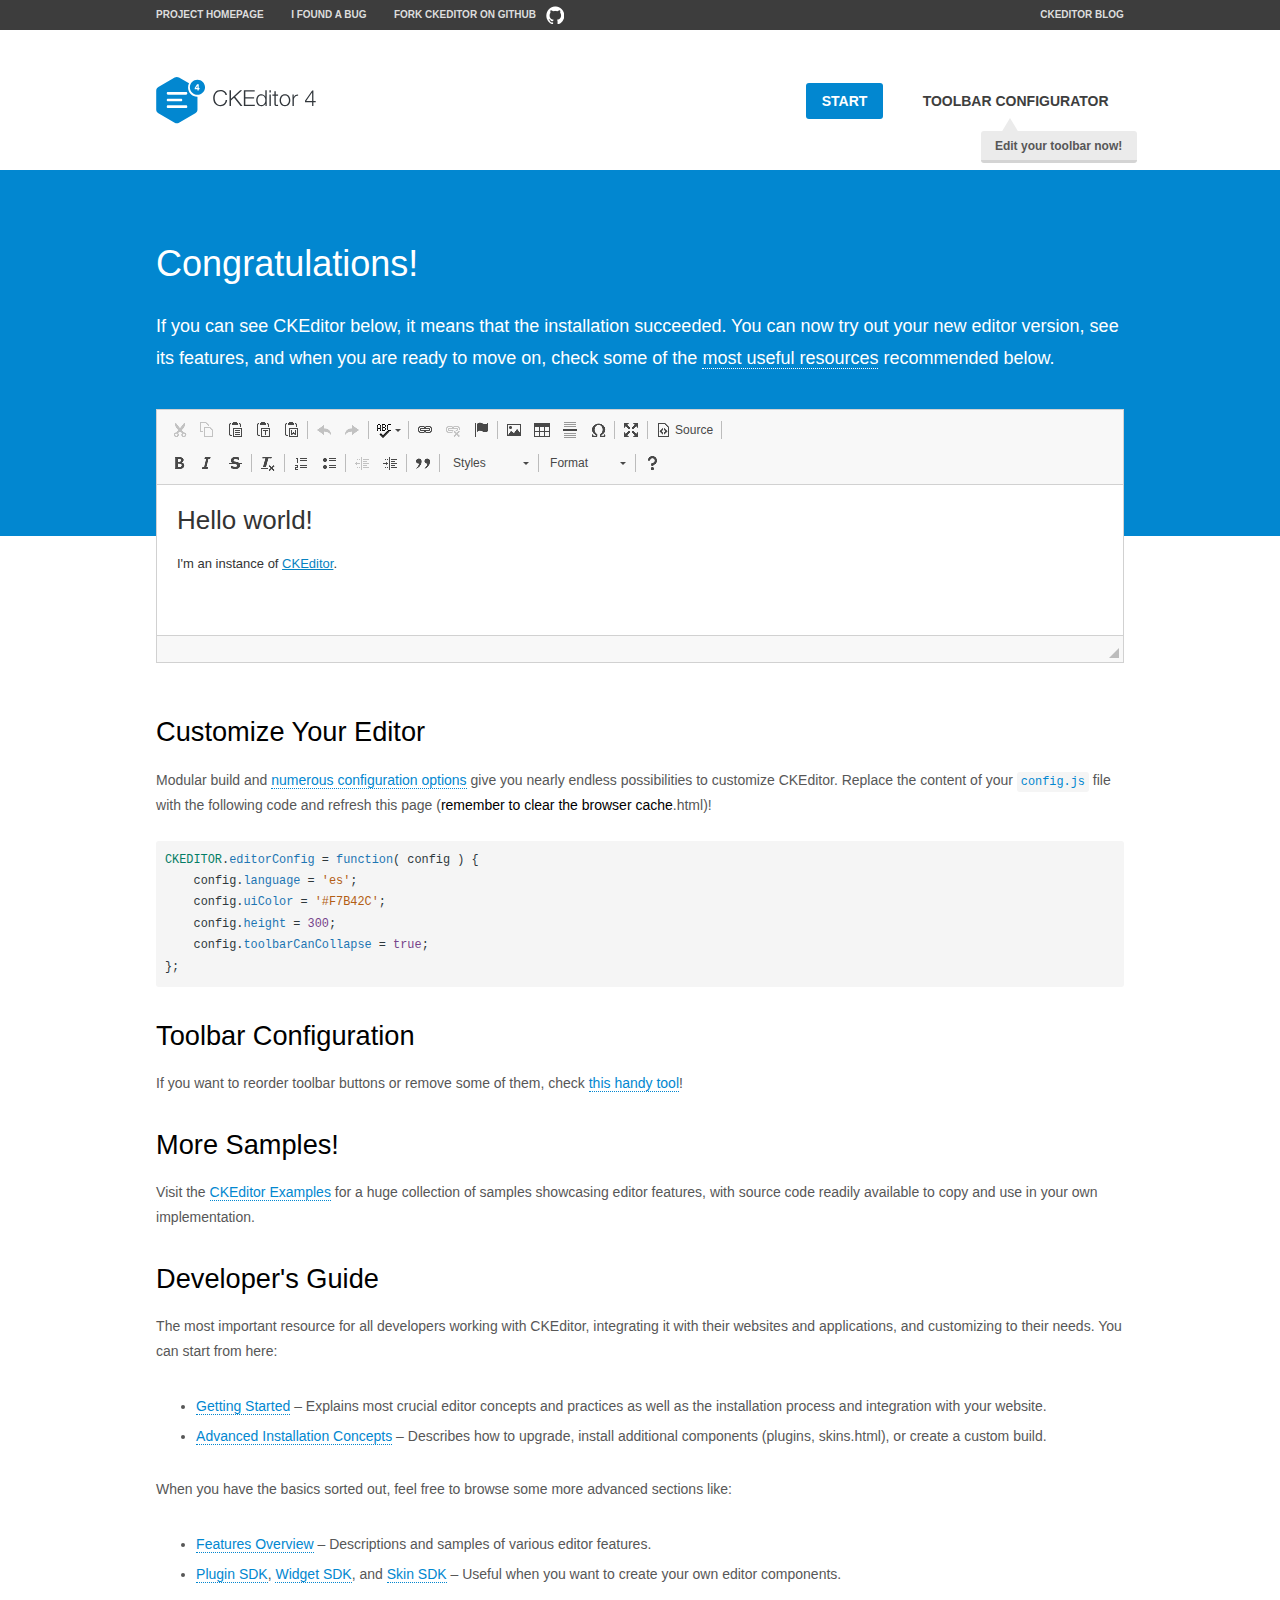
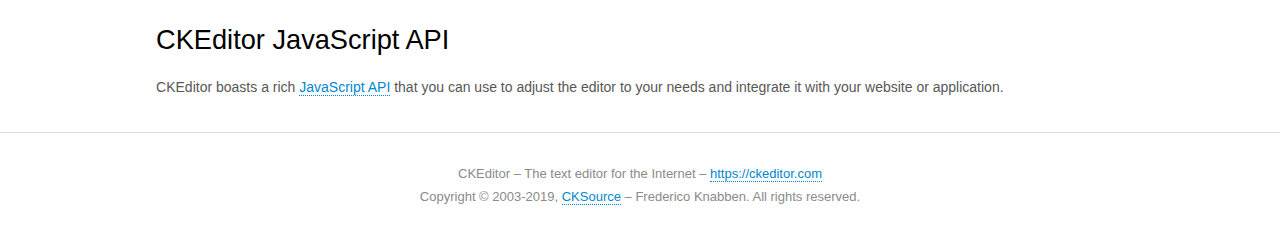
<file: source/src/main/resources/static/ckeditor/samples/index.html>
<!DOCTYPE html>
<!--
Copyright (c) 2003-2019, CKSource - Frederico Knabben. All rights reserved.
For licensing, see LICENSE.md or https://ckeditor.com/legal/ckeditor-oss-license
-->
<html>
<head>
	<meta charset="utf-8">
	<title>CKEditor Sample</title>
	<script src="../ckeditor.js"></script>
	<script src="js/sample.js"></script>
	<link rel="stylesheet" href="css/samples.css">
	<link rel="stylesheet" href="toolbarconfigurator/lib/codemirror/neo.css">
	<meta name="viewport" content="width=device-width,initial-scale=1">
</head>
<body id="main">

<nav class="navigation-a">
	<div class="grid-container">
		<ul class="navigation-a-left grid-width-70">
			<li><a href="https://ckeditor.com/ckeditor-4/">Project Homepage</a></li>
			<li><a href="https://github.com/ckeditor/ckeditor-dev/issues">I found a bug</a></li>
			<li><a href="https://github.com/ckeditor/ckeditor-dev" class="icon-pos-right icon-navigation-a-github">Fork CKEditor on GitHub</a></li>
		</ul>
		<ul class="navigation-a-right grid-width-30">
			<li><a href="https://ckeditor.com/blog/">CKEditor Blog</a></li>
		</ul>
	</div>
</nav>

<header class="header-a">
	<div class="grid-container">
		<h1 class="header-a-logo grid-width-30">
			<a href="index.html"><img src="img/logo.svg" onerror="this.src='img/logo.png'; this.onerror=null;" alt="CKEditor Sample"></a>
		</h1>

		<nav class="navigation-b grid-width-70">
			<ul>
				<li><a href="index.html" class="button-a button-a-background">Start</a></li>
				<li><a href="toolbarconfigurator/index.html" class="button-a">Toolbar configurator <span class="balloon-a balloon-a-nw">Edit your toolbar now!</span></a></li>
			</ul>
		</nav>
	</div>
</header>

<main>
	<div class="adjoined-top">
		<div class="grid-container">
			<div class="content grid-width-100">
				<h1>Congratulations!</h1>
				<p>
					If you can see CKEditor below, it means that the installation succeeded.
					You can now try out your new editor version, see its features, and when you are ready to move on, check some of the <a href="#sample-customize">most useful resources</a> recommended below.
				</p>
			</div>
		</div>
	</div>
	<div class="adjoined-bottom">
		<div class="grid-container">
			<div class="grid-width-100">
				<div id="editor">
					<h1>Hello world!</h1>
					<p>I'm an instance of <a href="https://ckeditor.com">CKEditor</a>.</p>
				</div>
			</div>
		</div>
	</div>

	<div class="grid-container">
		<div class="content grid-width-100">
			<section id="sample-customize">
				<h2>Customize Your Editor</h2>
				<p>Modular build and <a href="https://ckeditor.com/docs/ckeditor4/latest/guide/dev_configuration.html">numerous configuration options</a> give you nearly endless possibilities to customize CKEditor. Replace the content of your <code><a href="../config.js">config.js</a></code> file with the following code and refresh this page (<strong>remember to clear the browser cache</strong>.html)!</p>
		<pre class="cm-s-neo CodeMirror"><code><span style="padding-right: 0.1px;"><span class="cm-variable">CKEDITOR</span>.<span class="cm-property">editorConfig</span> <span class="cm-operator">=</span> <span class="cm-keyword">function</span>( <span class="cm-def">config</span> ) {</span>
<span style="padding-right: 0.1px;"><span class="cm-tab">	</span><span class="cm-variable-2">config</span>.<span class="cm-property">language</span> <span class="cm-operator">=</span> <span class="cm-string">'es'</span>;</span>
<span style="padding-right: 0.1px;"><span class="cm-tab">	</span><span class="cm-variable-2">config</span>.<span class="cm-property">uiColor</span> <span class="cm-operator">=</span> <span class="cm-string">'#F7B42C'</span>;</span>
<span style="padding-right: 0.1px;"><span class="cm-tab">	</span><span class="cm-variable-2">config</span>.<span class="cm-property">height</span> <span class="cm-operator">=</span> <span class="cm-number">300</span>;</span>
<span style="padding-right: 0.1px;"><span class="cm-tab">	</span><span class="cm-variable-2">config</span>.<span class="cm-property">toolbarCanCollapse</span> <span class="cm-operator">=</span> <span class="cm-atom">true</span>;</span>
<span style="padding-right: 0.1px;">};</span></code></pre>
			</section>

			<section>
				<h2>Toolbar Configuration</h2>
				<p>If you want to reorder toolbar buttons or remove some of them, check <a href="toolbarconfigurator/index.html">this handy tool</a>!</p>
			</section>

			<section>
				<h2>More Samples!</h2>
				<p>Visit the <a href="https://ckeditor.com/docs/ckeditor4/latest/examples/index.html">CKEditor Examples</a> for a huge collection of samples showcasing editor features, with source code readily available to copy and use in your own implementation.</p>
			</section>

			<section>
				<h2>Developer's Guide</h2>
				<p>The most important resource for all developers working with CKEditor, integrating it with their websites and applications, and customizing to their needs. You can start from here:</p>
				<ul>
					<li><a href="https://ckeditor.com/docs/ckeditor4/latest/guide/dev_installation.html">Getting Started</a> &ndash; Explains most crucial editor concepts and practices as well as the installation process and integration with your website.</li>
					<li><a href="https://ckeditor.com/docs/ckeditor4/latest/guide/dev_advanced_installation.html">Advanced Installation Concepts</a> &ndash; Describes how to upgrade, install additional components (plugins, skins.html), or create a custom build.</li>
				</ul>
					<p>When you have the basics sorted out, feel free to browse some more advanced sections like:</p>
				<ul>
					<li><a href="https://ckeditor.com/docs/ckeditor4/latest/features/index.html">Features Overview</a> &ndash; Descriptions and samples of various editor features.</li>
					<li><a href="https://ckeditor.com/docs/ckeditor4/latest/guide/plugin_sdk_intro.html">Plugin SDK</a>, <a href="https://ckeditor.com/docs/ckeditor4/latest/guide/widget_sdk_intro.html">Widget SDK</a>, and <a href="https://ckeditor.com/docs/ckeditor4/latest/guide/skin_sdk_intro.html">Skin SDK</a> &ndash; Useful when you want to create your own editor components.</li>
				</ul>
			</section>

			<section>
				<h2>CKEditor JavaScript API</h2>
				<p>CKEditor boasts a rich <a href="https://ckeditor.com/docs/ckeditor4/latest/api/index.html">JavaScript API</a> that you can use to adjust the editor to your needs and integrate it with your website or application.</p>
			</section>
		</div>
	</div>
</main>

<footer class="footer-a grid-container">
	<div class="grid-container">
		<p class="grid-width-100">
			CKEditor &ndash; The text editor for the Internet &ndash; <a class="samples" href="https://ckeditor.com/">https://ckeditor.com</a>
		</p>
		<p class="grid-width-100" id="copy">
			Copyright &copy; 2003-2019, <a class="samples" href="https://cksource.com/">CKSource</a> &ndash; Frederico Knabben. All rights reserved.
		</p>
	</div>
</footer>
<script>
	initSample();
</script>

</body>
</html>
</file>
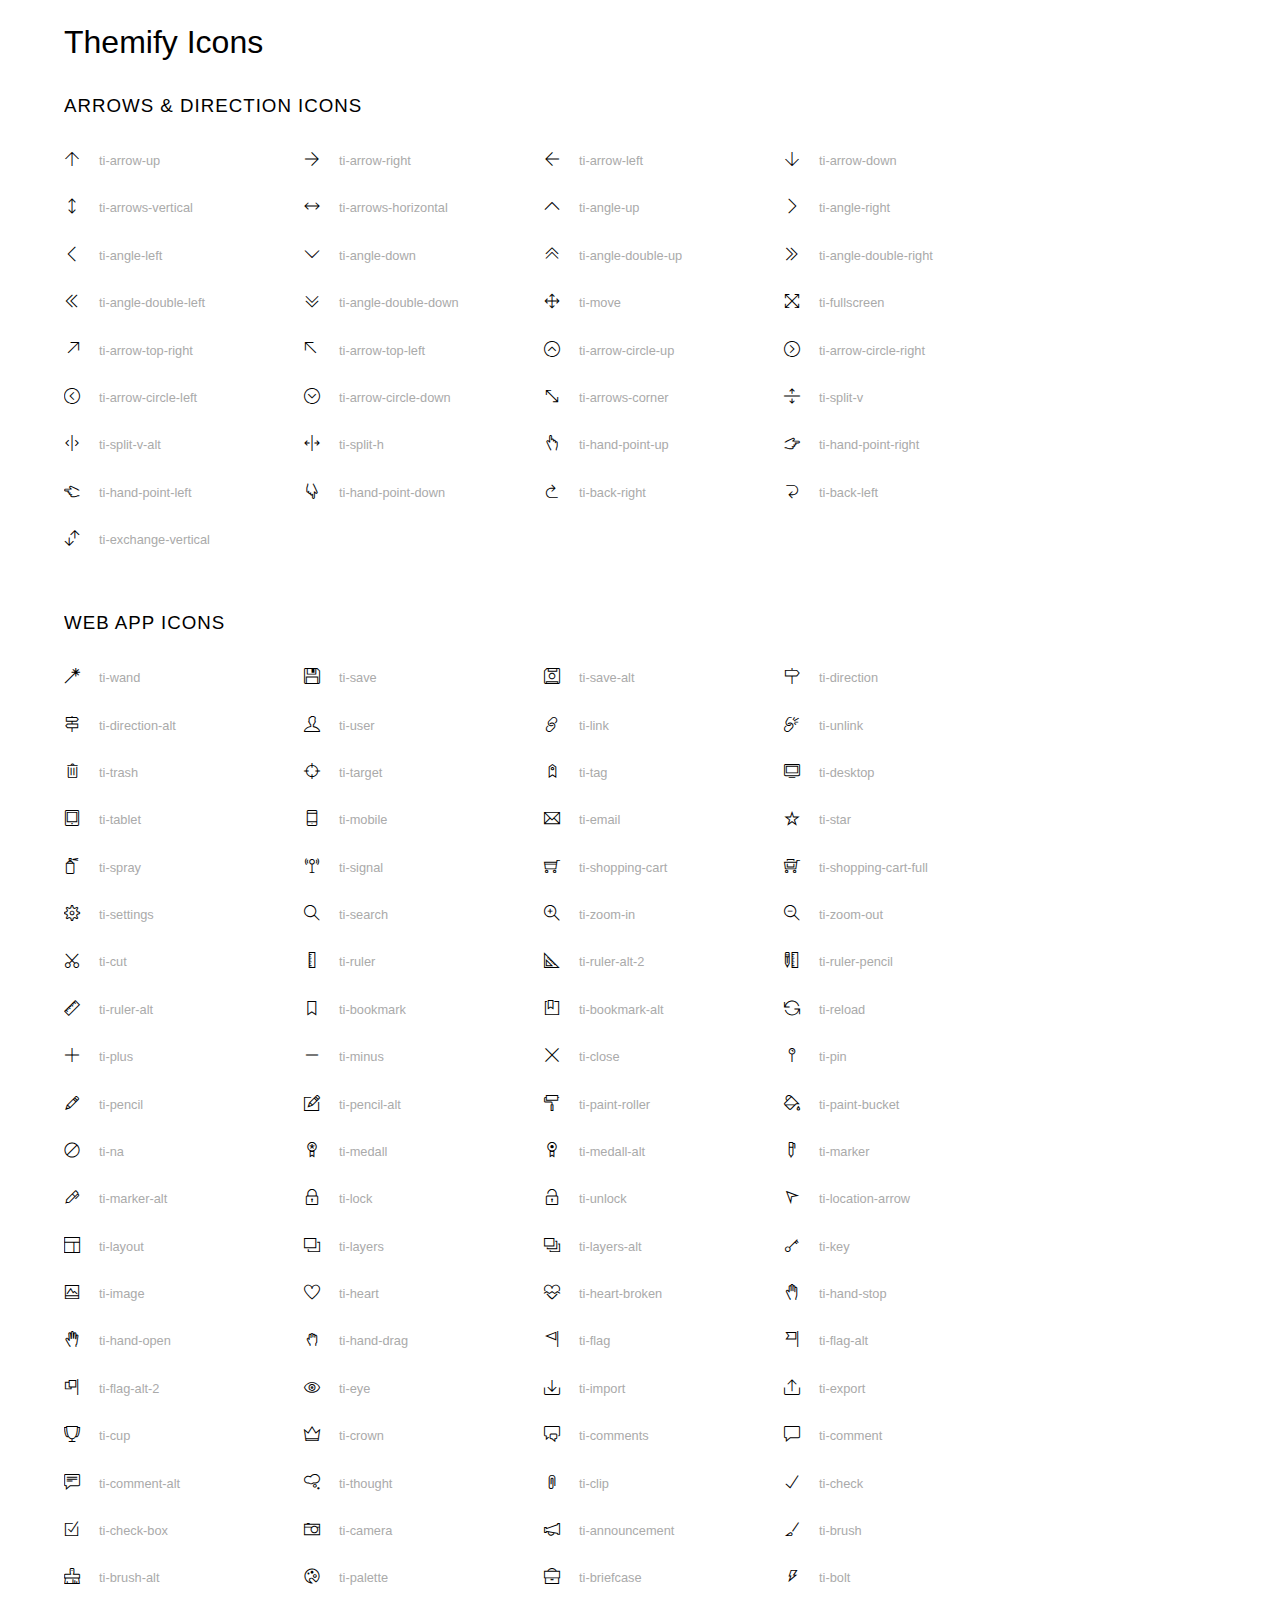
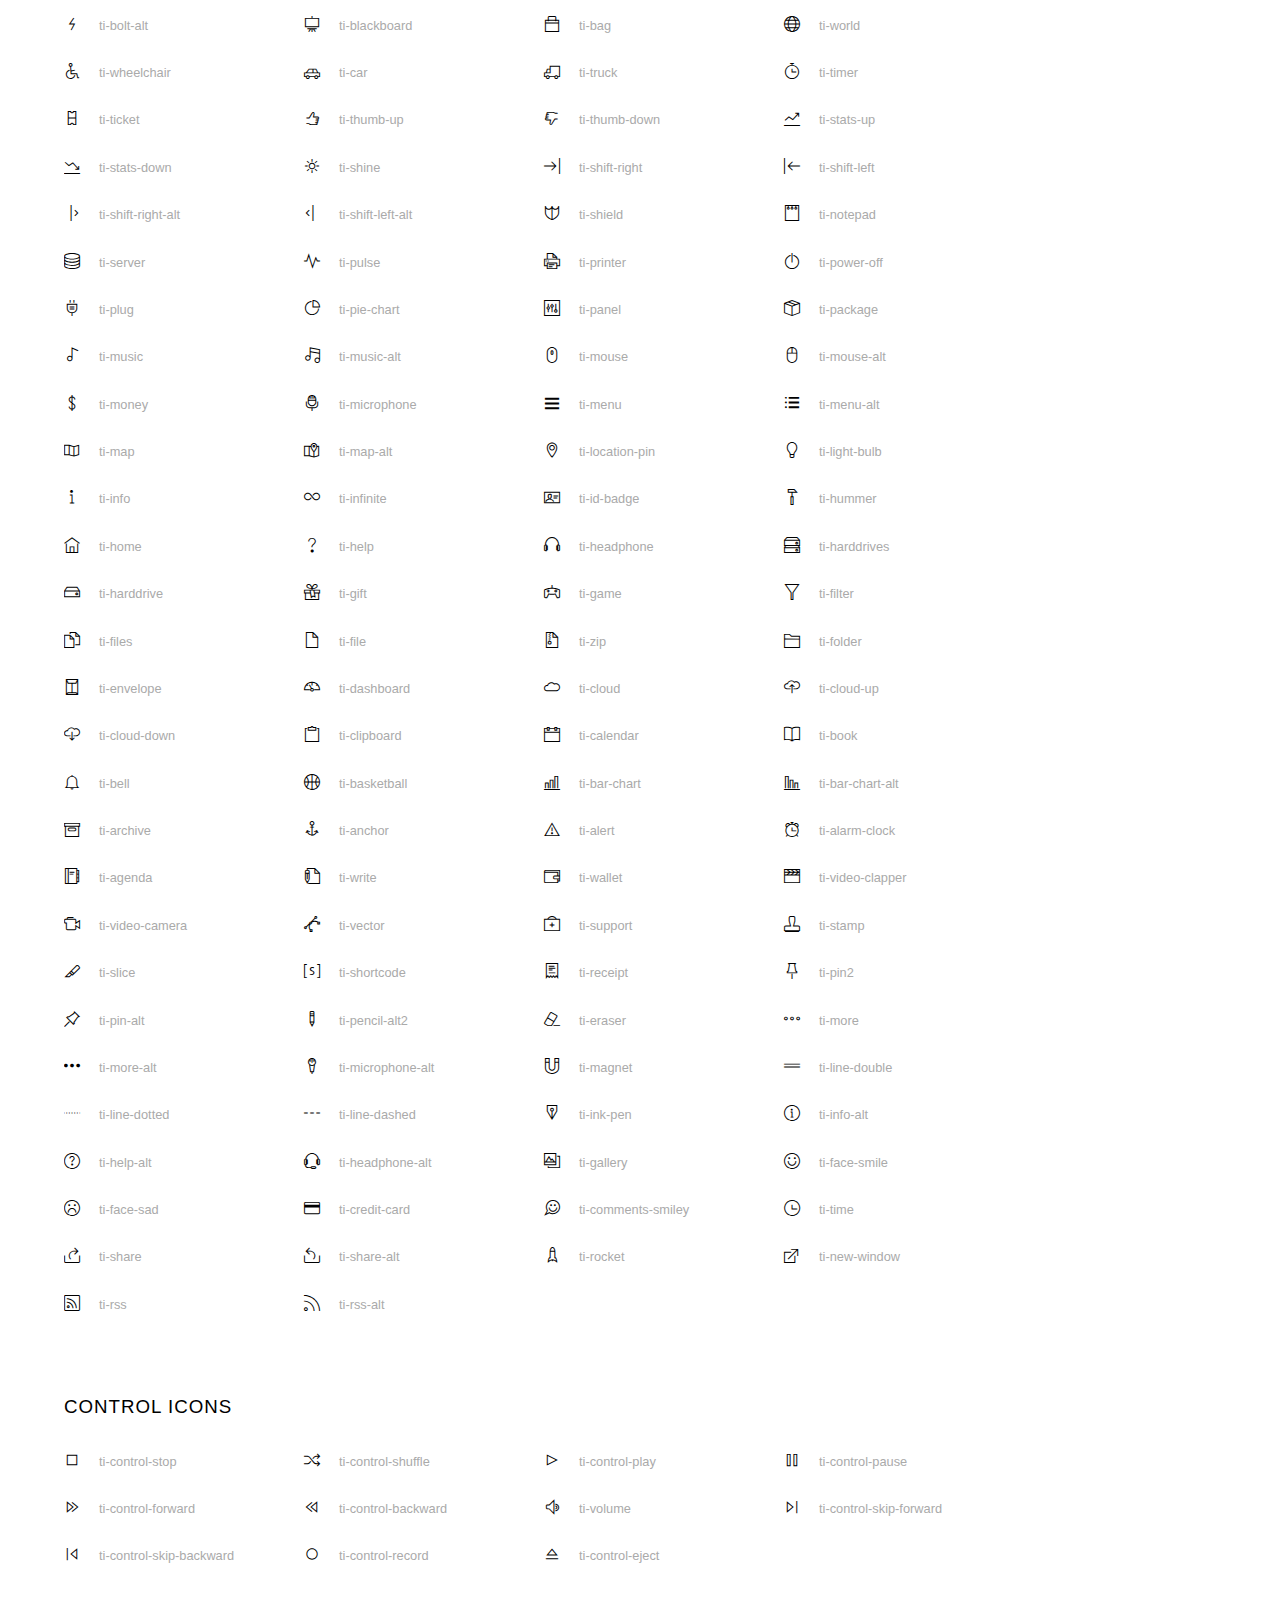
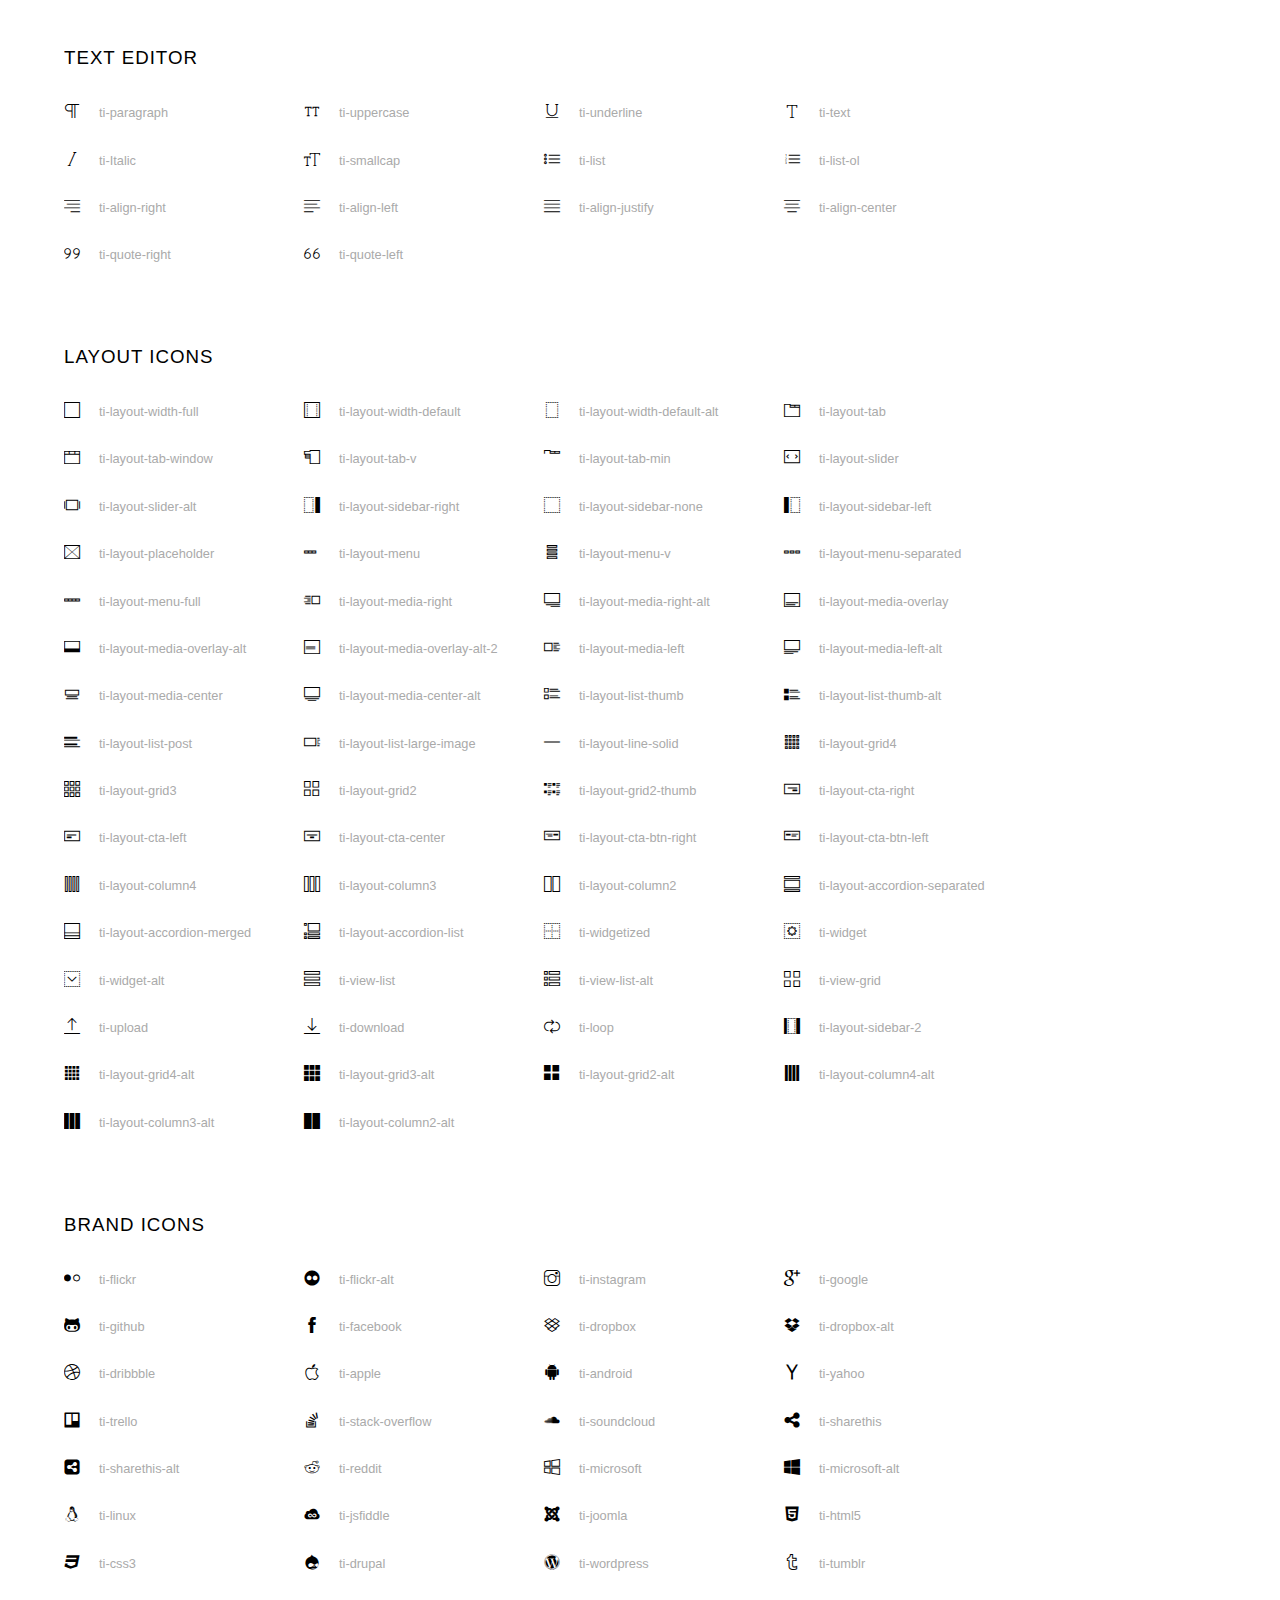
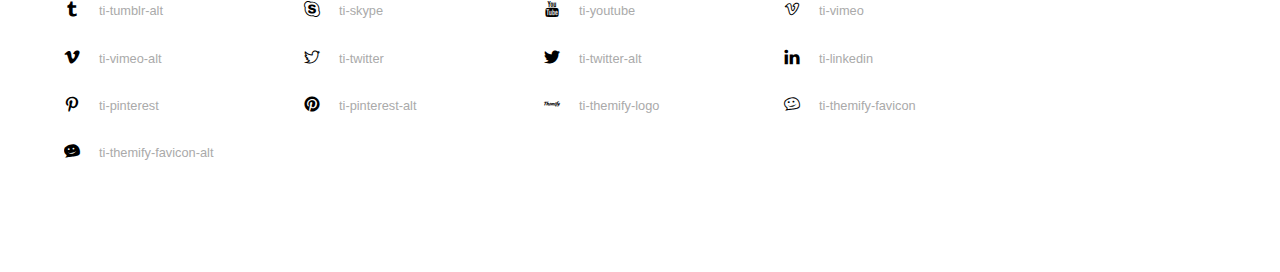
<file: source/src/main/resources/static/sensive/vendors/themify-icons/index.html>
<!doctype html>
<html>
<head>
	<meta charset="utf-8">
	<title>Themify Icon Font</title>
	<meta name="viewport" content="width=device-width">
	<link rel="stylesheet" href="demo-files/demo.css">
	<link rel="stylesheet" href="themify-icons.css">
	<!--[if lt IE 8]><!-->
	<link rel="stylesheet" href="ie7/ie7.css">
	<!--<![endif]-->
</head>
<body>
	<h1>Themify Icons</h1>

	<div class="icon-section">

		<div class="icon-section">
			<h3>Arrows &amp; Direction Icons </h3>

			<div class="icon-container">
				<span class="ti-arrow-up"></span><span class="icon-name"> ti-arrow-up</span>
			</div>
			<div class="icon-container">
				<span class="ti-arrow-right"></span><span class="icon-name"> ti-arrow-right</span>
			</div>
			<div class="icon-container">
				<span class="ti-arrow-left"></span><span class="icon-name"> ti-arrow-left</span>
			</div>
			<div class="icon-container">
				<span class="ti-arrow-down"></span><span class="icon-name"> ti-arrow-down</span>
			</div>
			<div class="icon-container">
				<span class="ti-arrows-vertical"></span><span class="icon-name"> ti-arrows-vertical</span>
			</div>
			<div class="icon-container">
				<span class="ti-arrows-horizontal"></span><span class="icon-name"> ti-arrows-horizontal</span>
			</div>
			<div class="icon-container">
				<span class="ti-angle-up"></span><span class="icon-name"> ti-angle-up</span>
			</div>
			<div class="icon-container">
				<span class="ti-angle-right"></span><span class="icon-name"> ti-angle-right</span>
			</div>
			<div class="icon-container">
				<span class="ti-angle-left"></span><span class="icon-name"> ti-angle-left</span>
			</div>
			<div class="icon-container">
				<span class="ti-angle-down"></span><span class="icon-name"> ti-angle-down</span>
			</div>	
			<div class="icon-container">
				<span class="ti-angle-double-up"></span><span class="icon-name"> ti-angle-double-up</span>
			</div>
			<div class="icon-container">
				<span class="ti-angle-double-right"></span><span class="icon-name"> ti-angle-double-right</span>
			</div>
			<div class="icon-container">
				<span class="ti-angle-double-left"></span><span class="icon-name"> ti-angle-double-left</span>
			</div>
			<div class="icon-container">
				<span class="ti-angle-double-down"></span><span class="icon-name"> ti-angle-double-down</span>
			</div>					
			<div class="icon-container">
				<span class="ti-move"></span><span class="icon-name"> ti-move</span>
			</div>
			<div class="icon-container">
				<span class="ti-fullscreen"></span><span class="icon-name"> ti-fullscreen</span>
			</div>
			<div class="icon-container">
				<span class="ti-arrow-top-right"></span><span class="icon-name"> ti-arrow-top-right</span>
			</div>
			<div class="icon-container">
				<span class="ti-arrow-top-left"></span><span class="icon-name"> ti-arrow-top-left</span>
			</div>
			<div class="icon-container">
				<span class="ti-arrow-circle-up"></span><span class="icon-name"> ti-arrow-circle-up</span>
			</div>
			<div class="icon-container">
				<span class="ti-arrow-circle-right"></span><span class="icon-name"> ti-arrow-circle-right</span>
			</div>
			<div class="icon-container">
				<span class="ti-arrow-circle-left"></span><span class="icon-name"> ti-arrow-circle-left</span>
			</div>
			<div class="icon-container">
				<span class="ti-arrow-circle-down"></span><span class="icon-name"> ti-arrow-circle-down</span>
			</div>
			<div class="icon-container">
				<span class="ti-arrows-corner"></span><span class="icon-name"> ti-arrows-corner</span>
			</div>
			<div class="icon-container">
				<span class="ti-split-v"></span><span class="icon-name"> ti-split-v</span>
			</div>

			<div class="icon-container">
				<span class="ti-split-v-alt"></span><span class="icon-name"> ti-split-v-alt</span>
			</div>
			<div class="icon-container">
				<span class="ti-split-h"></span><span class="icon-name"> ti-split-h</span>
			</div>
			<div class="icon-container">
				<span class="ti-hand-point-up"></span><span class="icon-name"> ti-hand-point-up</span>
			</div>
			<div class="icon-container">
				<span class="ti-hand-point-right"></span><span class="icon-name"> ti-hand-point-right</span>
			</div>
			<div class="icon-container">
				<span class="ti-hand-point-left"></span><span class="icon-name"> ti-hand-point-left</span>
			</div>
			<div class="icon-container">
				<span class="ti-hand-point-down"></span><span class="icon-name"> ti-hand-point-down</span>
			</div>
			<div class="icon-container">
				<span class="ti-back-right"></span><span class="icon-name"> ti-back-right</span>
			</div>
			<div class="icon-container">
				<span class="ti-back-left"></span><span class="icon-name"> ti-back-left</span>
			</div>
			<div class="icon-container">
				<span class="ti-exchange-vertical"></span><span class="icon-name"> ti-exchange-vertical</span>
			</div>

		</div> <!-- Arrows Icons -->



		<h3>Web App Icons</h3>
		
		<div class="icon-section">

			<div class="icon-container">
				<span class="ti-wand"></span><span class="icon-name"> ti-wand</span>
			</div>
			<div class="icon-container">
				<span class="ti-save"></span><span class="icon-name"> ti-save</span>
			</div>
			<div class="icon-container">
				<span class="ti-save-alt"></span><span class="icon-name"> ti-save-alt</span>
			</div>

			<div class="icon-container">
				<span class="ti-direction"></span><span class="icon-name"> ti-direction</span>
			</div>
			<div class="icon-container">
				<span class="ti-direction-alt"></span><span class="icon-name"> ti-direction-alt</span>
			</div>
			<div class="icon-container">
				<span class="ti-user"></span><span class="icon-name"> ti-user</span>
			</div>
			<div class="icon-container">
				<span class="ti-link"></span><span class="icon-name"> ti-link</span>
			</div>
			<div class="icon-container">
				<span class="ti-unlink"></span><span class="icon-name"> ti-unlink</span>
			</div>
			<div class="icon-container">
				<span class="ti-trash"></span><span class="icon-name"> ti-trash</span>
			</div>
			<div class="icon-container">
				<span class="ti-target"></span><span class="icon-name"> ti-target</span>
			</div>
			<div class="icon-container">
				<span class="ti-tag"></span><span class="icon-name"> ti-tag</span>
			</div>
			<div class="icon-container">
				<span class="ti-desktop"></span><span class="icon-name"> ti-desktop</span>
			</div>
			<div class="icon-container">
				<span class="ti-tablet"></span><span class="icon-name"> ti-tablet</span>
			</div>
			<div class="icon-container">
				<span class="ti-mobile"></span><span class="icon-name"> ti-mobile</span>
			</div>
			<div class="icon-container">
				<span class="ti-email"></span><span class="icon-name"> ti-email</span>
			</div>	
			<div class="icon-container">
				<span class="ti-star"></span><span class="icon-name"> ti-star</span>
			</div>
			<div class="icon-container">
				<span class="ti-spray"></span><span class="icon-name"> ti-spray</span>
			</div>
			<div class="icon-container">
				<span class="ti-signal"></span><span class="icon-name"> ti-signal</span>
			</div>
			<div class="icon-container">
				<span class="ti-shopping-cart"></span><span class="icon-name"> ti-shopping-cart</span>
			</div>
			<div class="icon-container">
				<span class="ti-shopping-cart-full"></span><span class="icon-name"> ti-shopping-cart-full</span>
			</div>
			<div class="icon-container">
				<span class="ti-settings"></span><span class="icon-name"> ti-settings</span>
			</div>
			<div class="icon-container">
				<span class="ti-search"></span><span class="icon-name"> ti-search</span>
			</div>
			<div class="icon-container">
				<span class="ti-zoom-in"></span><span class="icon-name"> ti-zoom-in</span>
			</div>
			<div class="icon-container">
				<span class="ti-zoom-out"></span><span class="icon-name"> ti-zoom-out</span>
			</div>
			<div class="icon-container">
				<span class="ti-cut"></span><span class="icon-name"> ti-cut</span>
			</div>
			<div class="icon-container">
				<span class="ti-ruler"></span><span class="icon-name"> ti-ruler</span>
			</div>
			<div class="icon-container">
				<span class="ti-ruler-alt-2"></span><span class="icon-name"> ti-ruler-alt-2</span>
			</div>			
			<div class="icon-container">
				<span class="ti-ruler-pencil"></span><span class="icon-name"> ti-ruler-pencil</span>
			</div>
			<div class="icon-container">
				<span class="ti-ruler-alt"></span><span class="icon-name"> ti-ruler-alt</span>
			</div>
			<div class="icon-container">
				<span class="ti-bookmark"></span><span class="icon-name"> ti-bookmark</span>
			</div>
			<div class="icon-container">
				<span class="ti-bookmark-alt"></span><span class="icon-name"> ti-bookmark-alt</span>
			</div>
			<div class="icon-container">
				<span class="ti-reload"></span><span class="icon-name"> ti-reload</span>
			</div>
			<div class="icon-container">
				<span class="ti-plus"></span><span class="icon-name"> ti-plus</span>
			</div>
			<div class="icon-container">
				<span class="ti-minus"></span><span class="icon-name"> ti-minus</span>
			</div>
			<div class="icon-container">
				<span class="ti-close"></span><span class="icon-name"> ti-close</span>
			</div>			
			<div class="icon-container">
				<span class="ti-pin"></span><span class="icon-name"> ti-pin</span>
			</div>
			<div class="icon-container">
				<span class="ti-pencil"></span><span class="icon-name"> ti-pencil</span>
			</div>
					
		  	<div class="icon-container">
				<span class="ti-pencil-alt"></span><span class="icon-name"> ti-pencil-alt</span>
			</div>
			<div class="icon-container">
				<span class="ti-paint-roller"></span><span class="icon-name"> ti-paint-roller</span>
			</div>
			<div class="icon-container">
				<span class="ti-paint-bucket"></span><span class="icon-name"> ti-paint-bucket</span>
			</div>
			<div class="icon-container">
				<span class="ti-na"></span><span class="icon-name"> ti-na</span>
			</div>
			<div class="icon-container">
				<span class="ti-medall"></span><span class="icon-name"> ti-medall</span>
			</div>
			<div class="icon-container">
				<span class="ti-medall-alt"></span><span class="icon-name"> ti-medall-alt</span>
			</div>
			<div class="icon-container">
				<span class="ti-marker"></span><span class="icon-name"> ti-marker</span>
			</div>
			<div class="icon-container">
				<span class="ti-marker-alt"></span><span class="icon-name"> ti-marker-alt</span>
			</div>

			<div class="icon-container">
				<span class="ti-lock"></span><span class="icon-name"> ti-lock</span>
			</div>
			<div class="icon-container">
				<span class="ti-unlock"></span><span class="icon-name"> ti-unlock</span>
			</div>
			<div class="icon-container">
				<span class="ti-location-arrow"></span><span class="icon-name"> ti-location-arrow</span>
			</div>
			<div class="icon-container">
				<span class="ti-layout"></span><span class="icon-name"> ti-layout</span>
			</div>
			<div class="icon-container">
				<span class="ti-layers"></span><span class="icon-name"> ti-layers</span>
			</div>
			<div class="icon-container">
				<span class="ti-layers-alt"></span><span class="icon-name"> ti-layers-alt</span>
			</div>
			<div class="icon-container">
				<span class="ti-key"></span><span class="icon-name"> ti-key</span>
			</div>
			<div class="icon-container">
				<span class="ti-image"></span><span class="icon-name"> ti-image</span>
			</div>
			<div class="icon-container">
				<span class="ti-heart"></span><span class="icon-name"> ti-heart</span>
			</div>
			<div class="icon-container">
				<span class="ti-heart-broken"></span><span class="icon-name"> ti-heart-broken</span>
			</div>
			<div class="icon-container">
				<span class="ti-hand-stop"></span><span class="icon-name"> ti-hand-stop</span>
			</div>
			<div class="icon-container">
				<span class="ti-hand-open"></span><span class="icon-name"> ti-hand-open</span>
			</div>
			<div class="icon-container">
				<span class="ti-hand-drag"></span><span class="icon-name"> ti-hand-drag</span>
			</div>
			<div class="icon-container">
				<span class="ti-flag"></span><span class="icon-name"> ti-flag</span>
			</div>
			<div class="icon-container">
				<span class="ti-flag-alt"></span><span class="icon-name"> ti-flag-alt</span>
			</div>
			<div class="icon-container">
				<span class="ti-flag-alt-2"></span><span class="icon-name"> ti-flag-alt-2</span>
			</div>
			<div class="icon-container">
				<span class="ti-eye"></span><span class="icon-name"> ti-eye</span>
			</div>
			<div class="icon-container">
				<span class="ti-import"></span><span class="icon-name"> ti-import</span>
			</div>			
			<div class="icon-container">
				<span class="ti-export"></span><span class="icon-name"> ti-export</span>
			</div>
			<div class="icon-container">
				<span class="ti-cup"></span><span class="icon-name"> ti-cup</span>
			</div>
			<div class="icon-container">
				<span class="ti-crown"></span><span class="icon-name"> ti-crown</span>
			</div>
			<div class="icon-container">
				<span class="ti-comments"></span><span class="icon-name"> ti-comments</span>
			</div>
			<div class="icon-container">
				<span class="ti-comment"></span><span class="icon-name"> ti-comment</span>
			</div>
			<div class="icon-container">
				<span class="ti-comment-alt"></span><span class="icon-name"> ti-comment-alt</span>
			</div>
			<div class="icon-container">
				<span class="ti-thought"></span><span class="icon-name"> ti-thought</span>
			</div>			
			<div class="icon-container">
				<span class="ti-clip"></span><span class="icon-name"> ti-clip</span>
			</div>

			<div class="icon-container">
				<span class="ti-check"></span><span class="icon-name"> ti-check</span>
			</div>
			<div class="icon-container">
				<span class="ti-check-box"></span><span class="icon-name"> ti-check-box</span>
			</div>
			<div class="icon-container">
				<span class="ti-camera"></span><span class="icon-name"> ti-camera</span>
			</div>
			<div class="icon-container">
				<span class="ti-announcement"></span><span class="icon-name"> ti-announcement</span>
			</div>
			<div class="icon-container">
				<span class="ti-brush"></span><span class="icon-name"> ti-brush</span>
			</div>
			<div class="icon-container">
				<span class="ti-brush-alt"></span><span class="icon-name"> ti-brush-alt</span>
			</div>
			<div class="icon-container">
				<span class="ti-palette"></span><span class="icon-name"> ti-palette</span>
			</div>			
			<div class="icon-container">
				<span class="ti-briefcase"></span><span class="icon-name"> ti-briefcase</span>
			</div>
			<div class="icon-container">
				<span class="ti-bolt"></span><span class="icon-name"> ti-bolt</span>
			</div>
			<div class="icon-container">
				<span class="ti-bolt-alt"></span><span class="icon-name"> ti-bolt-alt</span>
			</div>
			<div class="icon-container">
				<span class="ti-blackboard"></span><span class="icon-name"> ti-blackboard</span>
			</div>
			<div class="icon-container">
				<span class="ti-bag"></span><span class="icon-name"> ti-bag</span>
			</div>
			<div class="icon-container">
				<span class="ti-world"></span><span class="icon-name"> ti-world</span>
			</div>
			<div class="icon-container">
				<span class="ti-wheelchair"></span><span class="icon-name"> ti-wheelchair</span>
			</div>
			<div class="icon-container">
				<span class="ti-car"></span><span class="icon-name"> ti-car</span>
			</div>
			<div class="icon-container">
				<span class="ti-truck"></span><span class="icon-name"> ti-truck</span>
			</div>
			<div class="icon-container">
				<span class="ti-timer"></span><span class="icon-name"> ti-timer</span>
			</div>
			<div class="icon-container">
				<span class="ti-ticket"></span><span class="icon-name"> ti-ticket</span>
			</div>
			<div class="icon-container">
				<span class="ti-thumb-up"></span><span class="icon-name"> ti-thumb-up</span>
			</div>
			<div class="icon-container">
				<span class="ti-thumb-down"></span><span class="icon-name"> ti-thumb-down</span>
			</div>

			<div class="icon-container">
				<span class="ti-stats-up"></span><span class="icon-name"> ti-stats-up</span>
			</div>
			<div class="icon-container">
				<span class="ti-stats-down"></span><span class="icon-name"> ti-stats-down</span>
			</div>
			<div class="icon-container">
				<span class="ti-shine"></span><span class="icon-name"> ti-shine</span>
			</div>
			<div class="icon-container">
				<span class="ti-shift-right"></span><span class="icon-name"> ti-shift-right</span>
			</div>
			<div class="icon-container">
				<span class="ti-shift-left"></span><span class="icon-name"> ti-shift-left</span>
			</div>

			<div class="icon-container">
				<span class="ti-shift-right-alt"></span><span class="icon-name"> ti-shift-right-alt</span>
			</div>
			<div class="icon-container">
				<span class="ti-shift-left-alt"></span><span class="icon-name"> ti-shift-left-alt</span>
			</div>
			<div class="icon-container">
				<span class="ti-shield"></span><span class="icon-name"> ti-shield</span>
			</div>
			<div class="icon-container">
				<span class="ti-notepad"></span><span class="icon-name"> ti-notepad</span>
			</div>
			<div class="icon-container">
				<span class="ti-server"></span><span class="icon-name"> ti-server</span>
			</div>

			<div class="icon-container">
				<span class="ti-pulse"></span><span class="icon-name"> ti-pulse</span>
			</div>
			<div class="icon-container">
				<span class="ti-printer"></span><span class="icon-name"> ti-printer</span>
			</div>
			<div class="icon-container">
				<span class="ti-power-off"></span><span class="icon-name"> ti-power-off</span>
			</div>
			<div class="icon-container">
				<span class="ti-plug"></span><span class="icon-name"> ti-plug</span>
			</div>
			<div class="icon-container">
				<span class="ti-pie-chart"></span><span class="icon-name"> ti-pie-chart</span>
			</div>

			<div class="icon-container">
				<span class="ti-panel"></span><span class="icon-name"> ti-panel</span>
			</div>
			<div class="icon-container">
				<span class="ti-package"></span><span class="icon-name"> ti-package</span>
			</div>
			<div class="icon-container">
				<span class="ti-music"></span><span class="icon-name"> ti-music</span>
			</div>
			<div class="icon-container">
				<span class="ti-music-alt"></span><span class="icon-name"> ti-music-alt</span>
			</div>
			<div class="icon-container">
				<span class="ti-mouse"></span><span class="icon-name"> ti-mouse</span>
			</div>
			<div class="icon-container">
				<span class="ti-mouse-alt"></span><span class="icon-name"> ti-mouse-alt</span>
			</div>
			<div class="icon-container">
				<span class="ti-money"></span><span class="icon-name"> ti-money</span>
			</div>
			<div class="icon-container">
				<span class="ti-microphone"></span><span class="icon-name"> ti-microphone</span>
			</div>
			<div class="icon-container">
				<span class="ti-menu"></span><span class="icon-name"> ti-menu</span>
			</div>
			<div class="icon-container">
				<span class="ti-menu-alt"></span><span class="icon-name"> ti-menu-alt</span>
			</div>
			<div class="icon-container">
				<span class="ti-map"></span><span class="icon-name"> ti-map</span>
			</div>
			<div class="icon-container">
				<span class="ti-map-alt"></span><span class="icon-name"> ti-map-alt</span>
			</div>

			<div class="icon-container">
				<span class="ti-location-pin"></span><span class="icon-name"> ti-location-pin</span>
			</div>

			<div class="icon-container">
				<span class="ti-light-bulb"></span><span class="icon-name"> ti-light-bulb</span>
			</div>
			<div class="icon-container">
				<span class="ti-info"></span><span class="icon-name"> ti-info</span>
			</div>
			<div class="icon-container">
				<span class="ti-infinite"></span><span class="icon-name"> ti-infinite</span>
			</div>
			<div class="icon-container">
				<span class="ti-id-badge"></span><span class="icon-name"> ti-id-badge</span>
			</div>
			<div class="icon-container">
				<span class="ti-hummer"></span><span class="icon-name"> ti-hummer</span>
			</div>
			<div class="icon-container">
				<span class="ti-home"></span><span class="icon-name"> ti-home</span>
			</div>
			<div class="icon-container">
				<span class="ti-help"></span><span class="icon-name"> ti-help</span>
			</div>
			<div class="icon-container">
				<span class="ti-headphone"></span><span class="icon-name"> ti-headphone</span>
			</div>
			<div class="icon-container">
				<span class="ti-harddrives"></span><span class="icon-name"> ti-harddrives</span>
			</div>
			<div class="icon-container">
				<span class="ti-harddrive"></span><span class="icon-name"> ti-harddrive</span>
			</div>
			<div class="icon-container">
				<span class="ti-gift"></span><span class="icon-name"> ti-gift</span>
			</div>
			<div class="icon-container">
				<span class="ti-game"></span><span class="icon-name"> ti-game</span>
			</div>
			<div class="icon-container">
				<span class="ti-filter"></span><span class="icon-name"> ti-filter</span>
			</div>
			<div class="icon-container">
				<span class="ti-files"></span><span class="icon-name"> ti-files</span>
			</div>
			<div class="icon-container">
				<span class="ti-file"></span><span class="icon-name"> ti-file</span>
			</div>
			<div class="icon-container">
				<span class="ti-zip"></span><span class="icon-name"> ti-zip</span>
			</div>
			<div class="icon-container">
				<span class="ti-folder"></span><span class="icon-name"> ti-folder</span>
			</div>			
			<div class="icon-container">
				<span class="ti-envelope"></span><span class="icon-name"> ti-envelope</span>
			</div>


			<div class="icon-container">
				<span class="ti-dashboard"></span><span class="icon-name"> ti-dashboard</span>
			</div>
			<div class="icon-container">
				<span class="ti-cloud"></span><span class="icon-name"> ti-cloud</span>
			</div>
			<div class="icon-container">
				<span class="ti-cloud-up"></span><span class="icon-name"> ti-cloud-up</span>
			</div>
			<div class="icon-container">
				<span class="ti-cloud-down"></span><span class="icon-name"> ti-cloud-down</span>
			</div>
			<div class="icon-container">
				<span class="ti-clipboard"></span><span class="icon-name"> ti-clipboard</span>
			</div>
			<div class="icon-container">
				<span class="ti-calendar"></span><span class="icon-name"> ti-calendar</span>
			</div>
			<div class="icon-container">
				<span class="ti-book"></span><span class="icon-name"> ti-book</span>
			</div>
			<div class="icon-container">
				<span class="ti-bell"></span><span class="icon-name"> ti-bell</span>
			</div>
			<div class="icon-container">
				<span class="ti-basketball"></span><span class="icon-name"> ti-basketball</span>
			</div>
			<div class="icon-container">
				<span class="ti-bar-chart"></span><span class="icon-name"> ti-bar-chart</span>
			</div>
			<div class="icon-container">
				<span class="ti-bar-chart-alt"></span><span class="icon-name"> ti-bar-chart-alt</span>
			</div>


			<div class="icon-container">
				<span class="ti-archive"></span><span class="icon-name"> ti-archive</span>
			</div>
			<div class="icon-container">
				<span class="ti-anchor"></span><span class="icon-name"> ti-anchor</span>
			</div>

			<div class="icon-container">
				<span class="ti-alert"></span><span class="icon-name"> ti-alert</span>
			</div>
			<div class="icon-container">
				<span class="ti-alarm-clock"></span><span class="icon-name"> ti-alarm-clock</span>
			</div>
			<div class="icon-container">
				<span class="ti-agenda"></span><span class="icon-name"> ti-agenda</span>
			</div>
			<div class="icon-container">
				<span class="ti-write"></span><span class="icon-name"> ti-write</span>
			</div>

			<div class="icon-container">
				<span class="ti-wallet"></span><span class="icon-name"> ti-wallet</span>
			</div>
			<div class="icon-container">
				<span class="ti-video-clapper"></span><span class="icon-name"> ti-video-clapper</span>
			</div>
			<div class="icon-container">
				<span class="ti-video-camera"></span><span class="icon-name"> ti-video-camera</span>
			</div>
			<div class="icon-container">
				<span class="ti-vector"></span><span class="icon-name"> ti-vector</span>
			</div>

			<div class="icon-container">
				<span class="ti-support"></span><span class="icon-name"> ti-support</span>
			</div>
			<div class="icon-container">
				<span class="ti-stamp"></span><span class="icon-name"> ti-stamp</span>
			</div>
			<div class="icon-container">
				<span class="ti-slice"></span><span class="icon-name"> ti-slice</span>
			</div>
			<div class="icon-container">
				<span class="ti-shortcode"></span><span class="icon-name"> ti-shortcode</span>
			</div>
			<div class="icon-container">
				<span class="ti-receipt"></span><span class="icon-name"> ti-receipt</span>
			</div>
			<div class="icon-container">
				<span class="ti-pin2"></span><span class="icon-name"> ti-pin2</span>
			</div>
			<div class="icon-container">
				<span class="ti-pin-alt"></span><span class="icon-name"> ti-pin-alt</span>
			</div>
			<div class="icon-container">
				<span class="ti-pencil-alt2"></span><span class="icon-name"> ti-pencil-alt2</span>
			</div>
			<div class="icon-container">
				<span class="ti-eraser"></span><span class="icon-name"> ti-eraser</span>
			</div>			
			<div class="icon-container">
				<span class="ti-more"></span><span class="icon-name"> ti-more</span>
			</div>
			<div class="icon-container">
				<span class="ti-more-alt"></span><span class="icon-name"> ti-more-alt</span>
			</div>
			<div class="icon-container">
				<span class="ti-microphone-alt"></span><span class="icon-name"> ti-microphone-alt</span>
			</div>
			<div class="icon-container">
				<span class="ti-magnet"></span><span class="icon-name"> ti-magnet</span>
			</div>
			<div class="icon-container">
				<span class="ti-line-double"></span><span class="icon-name"> ti-line-double</span>
			</div>
			<div class="icon-container">
				<span class="ti-line-dotted"></span><span class="icon-name"> ti-line-dotted</span>
			</div>
			<div class="icon-container">
				<span class="ti-line-dashed"></span><span class="icon-name"> ti-line-dashed</span>
			</div>

			<div class="icon-container">
				<span class="ti-ink-pen"></span><span class="icon-name"> ti-ink-pen</span>
			</div>
			<div class="icon-container">
				<span class="ti-info-alt"></span><span class="icon-name"> ti-info-alt</span>
			</div>
			<div class="icon-container">
				<span class="ti-help-alt"></span><span class="icon-name"> ti-help-alt</span>
			</div>
			<div class="icon-container">
				<span class="ti-headphone-alt"></span><span class="icon-name"> ti-headphone-alt</span>
			</div>

			<div class="icon-container">
				<span class="ti-gallery"></span><span class="icon-name"> ti-gallery</span>
			</div>
			<div class="icon-container">
				<span class="ti-face-smile"></span><span class="icon-name"> ti-face-smile</span>
			</div>
			<div class="icon-container">
				<span class="ti-face-sad"></span><span class="icon-name"> ti-face-sad</span>
			</div>
			<div class="icon-container">
				<span class="ti-credit-card"></span><span class="icon-name"> ti-credit-card</span>
			</div>
			<div class="icon-container">
				<span class="ti-comments-smiley"></span><span class="icon-name"> ti-comments-smiley</span>
			</div>
			<div class="icon-container">
				<span class="ti-time"></span><span class="icon-name"> ti-time</span>
			</div>
			<div class="icon-container">
				<span class="ti-share"></span><span class="icon-name"> ti-share</span>
			</div>
			<div class="icon-container">
				<span class="ti-share-alt"></span><span class="icon-name"> ti-share-alt</span>
			</div>
			<div class="icon-container">
				<span class="ti-rocket"></span><span class="icon-name"> ti-rocket</span>
			</div>

			<div class="icon-container">
				<span class="ti-new-window"></span><span class="icon-name"> ti-new-window</span>
			</div>

			<div class="icon-container">
				<span class="ti-rss"></span><span class="icon-name"> ti-rss</span>
			</div>

			<div class="icon-container">
				<span class="ti-rss-alt"></span><span class="icon-name"> ti-rss-alt</span>
			</div>
			
		</div><!-- Web App Icons -->


		<div class="icon-section">
			<h3>Control Icons</h3>
			<div class="icon-container">
				<span class="ti-control-stop"></span><span class="icon-name"> ti-control-stop</span>
			</div>
			<div class="icon-container">
				<span class="ti-control-shuffle"></span><span class="icon-name"> ti-control-shuffle</span>
			</div>
			<div class="icon-container">
				<span class="ti-control-play"></span><span class="icon-name"> ti-control-play</span>
			</div>
			<div class="icon-container">
				<span class="ti-control-pause"></span><span class="icon-name"> ti-control-pause</span>
			</div>
			<div class="icon-container">
				<span class="ti-control-forward"></span><span class="icon-name"> ti-control-forward</span>
			</div>
			<div class="icon-container">
				<span class="ti-control-backward"></span><span class="icon-name"> ti-control-backward</span>
			</div>	
			<div class="icon-container">
				<span class="ti-volume"></span><span class="icon-name"> ti-volume</span>
			</div>
			<div class="icon-container">
				<span class="ti-control-skip-forward"></span><span class="icon-name"> ti-control-skip-forward</span>
			</div>
			<div class="icon-container">
				<span class="ti-control-skip-backward"></span><span class="icon-name"> ti-control-skip-backward</span>
			</div>
			<div class="icon-container">
				<span class="ti-control-record"></span><span class="icon-name"> ti-control-record</span>
			</div>
			<div class="icon-container">
				<span class="ti-control-eject"></span><span class="icon-name"> ti-control-eject</span>
			</div>			
		</div> <!-- Control Icons -->


		<div class="icon-section">
			<h3>Text Editor</h3>

			<div class="icon-container">
				<span class="ti-paragraph"></span><span class="icon-name"> ti-paragraph</span>
			</div>
			<div class="icon-container">
				<span class="ti-uppercase"></span><span class="icon-name"> ti-uppercase</span>
			</div>

			<div class="icon-container">
				<span class="ti-underline"></span><span class="icon-name"> ti-underline</span>
			</div>
			<div class="icon-container">
				<span class="ti-text"></span><span class="icon-name"> ti-text</span>
			</div>
			<div class="icon-container">
				<span class="ti-Italic"></span><span class="icon-name"> ti-Italic</span>
			</div>
			<div class="icon-container">
				<span class="ti-smallcap"></span><span class="icon-name"> ti-smallcap</span>
			</div>
			<div class="icon-container">
				<span class="ti-list"></span><span class="icon-name"> ti-list</span>
			</div>
			<div class="icon-container">
				<span class="ti-list-ol"></span><span class="icon-name"> ti-list-ol</span>
			</div>
			<div class="icon-container">
				<span class="ti-align-right"></span><span class="icon-name"> ti-align-right</span>
			</div>
			<div class="icon-container">
				<span class="ti-align-left"></span><span class="icon-name"> ti-align-left</span>
			</div>
			<div class="icon-container">
				<span class="ti-align-justify"></span><span class="icon-name"> ti-align-justify</span>
			</div>
			<div class="icon-container">
				<span class="ti-align-center"></span><span class="icon-name"> ti-align-center</span>
			</div>
			<div class="icon-container">
				<span class="ti-quote-right"></span><span class="icon-name"> ti-quote-right</span>
			</div>
			<div class="icon-container">
				<span class="ti-quote-left"></span><span class="icon-name"> ti-quote-left</span>
			</div>

		</div> <!-- Text Editor -->



		<div class="icon-section">
			<h3>Layout Icons</h3>
			<div class="icon-container">
				<span class="ti-layout-width-full"></span><span class="icon-name"> ti-layout-width-full</span>
			</div>
			<div class="icon-container">
				<span class="ti-layout-width-default"></span><span class="icon-name"> ti-layout-width-default</span>
			</div>
			<div class="icon-container">
				<span class="ti-layout-width-default-alt"></span><span class="icon-name"> ti-layout-width-default-alt</span>
			</div>
			<div class="icon-container">
				<span class="ti-layout-tab"></span><span class="icon-name"> ti-layout-tab</span>
			</div>
			<div class="icon-container">
				<span class="ti-layout-tab-window"></span><span class="icon-name"> ti-layout-tab-window</span>
			</div>
			<div class="icon-container">
				<span class="ti-layout-tab-v"></span><span class="icon-name"> ti-layout-tab-v</span>
			</div>
			<div class="icon-container">
				<span class="ti-layout-tab-min"></span><span class="icon-name"> ti-layout-tab-min</span>
			</div>
			<div class="icon-container">
				<span class="ti-layout-slider"></span><span class="icon-name"> ti-layout-slider</span>
			</div>
			<div class="icon-container">
				<span class="ti-layout-slider-alt"></span><span class="icon-name"> ti-layout-slider-alt</span>
			</div>
			<div class="icon-container">
				<span class="ti-layout-sidebar-right"></span><span class="icon-name"> ti-layout-sidebar-right</span>
			</div>
			<div class="icon-container">
				<span class="ti-layout-sidebar-none"></span><span class="icon-name"> ti-layout-sidebar-none</span>
			</div>
			<div class="icon-container">
				<span class="ti-layout-sidebar-left"></span><span class="icon-name"> ti-layout-sidebar-left</span>
			</div>
			<div class="icon-container">
				<span class="ti-layout-placeholder"></span><span class="icon-name"> ti-layout-placeholder</span>
			</div>
			<div class="icon-container">
				<span class="ti-layout-menu"></span><span class="icon-name"> ti-layout-menu</span>
			</div>
			<div class="icon-container">
				<span class="ti-layout-menu-v"></span><span class="icon-name"> ti-layout-menu-v</span>
			</div>
			<div class="icon-container">
				<span class="ti-layout-menu-separated"></span><span class="icon-name"> ti-layout-menu-separated</span>
			</div>
			<div class="icon-container">
				<span class="ti-layout-menu-full"></span><span class="icon-name"> ti-layout-menu-full</span>
			</div>
			<div class="icon-container">
				<span class="ti-layout-media-right"></span><span class="icon-name"> ti-layout-media-right</span>
			</div>
			<div class="icon-container">
				<span class="ti-layout-media-right-alt"></span><span class="icon-name"> ti-layout-media-right-alt</span>
			</div>
			<div class="icon-container">
				<span class="ti-layout-media-overlay"></span><span class="icon-name"> ti-layout-media-overlay</span>
			</div>
			<div class="icon-container">
				<span class="ti-layout-media-overlay-alt"></span><span class="icon-name"> ti-layout-media-overlay-alt</span>
			</div>
			<div class="icon-container">
				<span class="ti-layout-media-overlay-alt-2"></span><span class="icon-name"> ti-layout-media-overlay-alt-2</span>
			</div>
			<div class="icon-container">
				<span class="ti-layout-media-left"></span><span class="icon-name"> ti-layout-media-left</span>
			</div>
			<div class="icon-container">
				<span class="ti-layout-media-left-alt"></span><span class="icon-name"> ti-layout-media-left-alt</span>
			</div>
			<div class="icon-container">
				<span class="ti-layout-media-center"></span><span class="icon-name"> ti-layout-media-center</span>
			</div>
			<div class="icon-container">
				<span class="ti-layout-media-center-alt"></span><span class="icon-name"> ti-layout-media-center-alt</span>
			</div>
			<div class="icon-container">
				<span class="ti-layout-list-thumb"></span><span class="icon-name"> ti-layout-list-thumb</span>
			</div>
			<div class="icon-container">
				<span class="ti-layout-list-thumb-alt"></span><span class="icon-name"> ti-layout-list-thumb-alt</span>
			</div>
			<div class="icon-container">
				<span class="ti-layout-list-post"></span><span class="icon-name"> ti-layout-list-post</span>
			</div>
			<div class="icon-container">
				<span class="ti-layout-list-large-image"></span><span class="icon-name"> ti-layout-list-large-image</span>
			</div>
			<div class="icon-container">
				<span class="ti-layout-line-solid"></span><span class="icon-name"> ti-layout-line-solid</span>
			</div>
			<div class="icon-container">
				<span class="ti-layout-grid4"></span><span class="icon-name"> ti-layout-grid4</span>
			</div>
			<div class="icon-container">
				<span class="ti-layout-grid3"></span><span class="icon-name"> ti-layout-grid3</span>
			</div>
			<div class="icon-container">
				<span class="ti-layout-grid2"></span><span class="icon-name"> ti-layout-grid2</span>
			</div>
			<div class="icon-container">
				<span class="ti-layout-grid2-thumb"></span><span class="icon-name"> ti-layout-grid2-thumb</span>
			</div>
			<div class="icon-container">
				<span class="ti-layout-cta-right"></span><span class="icon-name"> ti-layout-cta-right</span>
			</div>
			<div class="icon-container">
				<span class="ti-layout-cta-left"></span><span class="icon-name"> ti-layout-cta-left</span>
			</div>
			<div class="icon-container">
				<span class="ti-layout-cta-center"></span><span class="icon-name"> ti-layout-cta-center</span>
			</div>
			<div class="icon-container">
				<span class="ti-layout-cta-btn-right"></span><span class="icon-name"> ti-layout-cta-btn-right</span>
			</div>
			<div class="icon-container">
				<span class="ti-layout-cta-btn-left"></span><span class="icon-name"> ti-layout-cta-btn-left</span>
			</div>
			<div class="icon-container">
				<span class="ti-layout-column4"></span><span class="icon-name"> ti-layout-column4</span>
			</div>
			<div class="icon-container">
				<span class="ti-layout-column3"></span><span class="icon-name"> ti-layout-column3</span>
			</div>
			<div class="icon-container">
				<span class="ti-layout-column2"></span><span class="icon-name"> ti-layout-column2</span>
			</div>
			<div class="icon-container">
				<span class="ti-layout-accordion-separated"></span><span class="icon-name"> ti-layout-accordion-separated</span>
			</div>
			<div class="icon-container">
				<span class="ti-layout-accordion-merged"></span><span class="icon-name"> ti-layout-accordion-merged</span>
			</div>
			<div class="icon-container">
				<span class="ti-layout-accordion-list"></span><span class="icon-name"> ti-layout-accordion-list</span>
			</div>
			<div class="icon-container">
				<span class="ti-widgetized"></span><span class="icon-name"> ti-widgetized</span>
			</div>
			<div class="icon-container">
				<span class="ti-widget"></span><span class="icon-name"> ti-widget</span>
			</div>
			<div class="icon-container">
				<span class="ti-widget-alt"></span><span class="icon-name"> ti-widget-alt</span>
			</div>
			<div class="icon-container">
				<span class="ti-view-list"></span><span class="icon-name"> ti-view-list</span>
			</div>
			<div class="icon-container">
				<span class="ti-view-list-alt"></span><span class="icon-name"> ti-view-list-alt</span>
			</div>
			<div class="icon-container">
				<span class="ti-view-grid"></span><span class="icon-name"> ti-view-grid</span>
			</div>
			<div class="icon-container">
				<span class="ti-upload"></span><span class="icon-name"> ti-upload</span>
			</div>
			<div class="icon-container">
				<span class="ti-download"></span><span class="icon-name"> ti-download</span>
			</div>	
			<div class="icon-container">
				<span class="ti-loop"></span><span class="icon-name"> ti-loop</span>
			</div>
			<div class="icon-container">
				<span class="ti-layout-sidebar-2"></span><span class="icon-name"> ti-layout-sidebar-2</span>
			</div>
			<div class="icon-container">
				<span class="ti-layout-grid4-alt"></span><span class="icon-name"> ti-layout-grid4-alt</span>
			</div>
			<div class="icon-container">
				<span class="ti-layout-grid3-alt"></span><span class="icon-name"> ti-layout-grid3-alt</span>
			</div>
			<div class="icon-container">
				<span class="ti-layout-grid2-alt"></span><span class="icon-name"> ti-layout-grid2-alt</span>
			</div>
			<div class="icon-container">
				<span class="ti-layout-column4-alt"></span><span class="icon-name"> ti-layout-column4-alt</span>
			</div>
			<div class="icon-container">
				<span class="ti-layout-column3-alt"></span><span class="icon-name"> ti-layout-column3-alt</span>
			</div>
			<div class="icon-container">
				<span class="ti-layout-column2-alt"></span><span class="icon-name"> ti-layout-column2-alt</span>
			</div>		


		</div> <!-- Layout Icons -->


		<div class="icon-section">
			<h3>Brand Icons</h3>

			<div class="icon-container">
				<span class="ti-flickr"></span><span class="icon-name"> ti-flickr</span>
			</div>
			<div class="icon-container">
				<span class="ti-flickr-alt"></span><span class="icon-name"> ti-flickr-alt</span>
			</div>			
			<div class="icon-container">
				<span class="ti-instagram"></span><span class="icon-name"> ti-instagram</span>
			</div>
			<div class="icon-container">
				<span class="ti-google"></span><span class="icon-name"> ti-google</span>
			</div>
			<div class="icon-container">
				<span class="ti-github"></span><span class="icon-name"> ti-github</span>
			</div>

			<div class="icon-container">
				<span class="ti-facebook"></span><span class="icon-name"> ti-facebook</span>
			</div>
			<div class="icon-container">
				<span class="ti-dropbox"></span><span class="icon-name"> ti-dropbox</span>
			</div>
			<div class="icon-container">
				<span class="ti-dropbox-alt"></span><span class="icon-name"> ti-dropbox-alt</span>
			</div>
			<div class="icon-container">
				<span class="ti-dribbble"></span><span class="icon-name"> ti-dribbble</span>
			</div>
			<div class="icon-container">
				<span class="ti-apple"></span><span class="icon-name"> ti-apple</span>
			</div>
			<div class="icon-container">
				<span class="ti-android"></span><span class="icon-name"> ti-android</span>
			</div>
			<div class="icon-container">
				<span class="ti-yahoo"></span><span class="icon-name"> ti-yahoo</span>
			</div>
			<div class="icon-container">
				<span class="ti-trello"></span><span class="icon-name"> ti-trello</span>
			</div>
			<div class="icon-container">
				<span class="ti-stack-overflow"></span><span class="icon-name"> ti-stack-overflow</span>
			</div>
			<div class="icon-container">
				<span class="ti-soundcloud"></span><span class="icon-name"> ti-soundcloud</span>
			</div>
			<div class="icon-container">
				<span class="ti-sharethis"></span><span class="icon-name"> ti-sharethis</span>
			</div>
			<div class="icon-container">
				<span class="ti-sharethis-alt"></span><span class="icon-name"> ti-sharethis-alt</span>
			</div>
			<div class="icon-container">
				<span class="ti-reddit"></span><span class="icon-name"> ti-reddit</span>
			</div>

			<div class="icon-container">
				<span class="ti-microsoft"></span><span class="icon-name"> ti-microsoft</span>
			</div>
			<div class="icon-container">
				<span class="ti-microsoft-alt"></span><span class="icon-name"> ti-microsoft-alt</span>
			</div>
			<div class="icon-container">
				<span class="ti-linux"></span><span class="icon-name"> ti-linux</span>
			</div>
			<div class="icon-container">
				<span class="ti-jsfiddle"></span><span class="icon-name"> ti-jsfiddle</span>
			</div>
			<div class="icon-container">
				<span class="ti-joomla"></span><span class="icon-name"> ti-joomla</span>
			</div>
			<div class="icon-container">
				<span class="ti-html5"></span><span class="icon-name"> ti-html5</span>
			</div>
			<div class="icon-container">
				<span class="ti-css3"></span><span class="icon-name"> ti-css3</span>
			</div>	
			<div class="icon-container">
				<span class="ti-drupal"></span><span class="icon-name"> ti-drupal</span>
			</div>
			<div class="icon-container">
				<span class="ti-wordpress"></span><span class="icon-name"> ti-wordpress</span>
			</div>		
			<div class="icon-container">
				<span class="ti-tumblr"></span><span class="icon-name"> ti-tumblr</span>
			</div>
			<div class="icon-container">
				<span class="ti-tumblr-alt"></span><span class="icon-name"> ti-tumblr-alt</span>
			</div>
			<div class="icon-container">
				<span class="ti-skype"></span><span class="icon-name"> ti-skype</span>
			</div>
			<div class="icon-container">
				<span class="ti-youtube"></span><span class="icon-name"> ti-youtube</span>
			</div>
			<div class="icon-container">
				<span class="ti-vimeo"></span><span class="icon-name"> ti-vimeo</span>
			</div>
			<div class="icon-container">
				<span class="ti-vimeo-alt"></span><span class="icon-name"> ti-vimeo-alt</span>
			</div>			
			<div class="icon-container">
				<span class="ti-twitter"></span><span class="icon-name"> ti-twitter</span>
			</div>
			<div class="icon-container">
				<span class="ti-twitter-alt"></span><span class="icon-name"> ti-twitter-alt</span>
			</div>
			<div class="icon-container">
				<span class="ti-linkedin"></span><span class="icon-name"> ti-linkedin</span>
			</div>
			<div class="icon-container">
				<span class="ti-pinterest"></span><span class="icon-name"> ti-pinterest</span>
			</div>

			<div class="icon-container">
				<span class="ti-pinterest-alt"></span><span class="icon-name"> ti-pinterest-alt</span>
			</div>
			<div class="icon-container">
				<span class="ti-themify-logo"></span><span class="icon-name"> ti-themify-logo</span>
			</div>
			<div class="icon-container">
				<span class="ti-themify-favicon"></span><span class="icon-name"> ti-themify-favicon</span>
			</div>
			<div class="icon-container">
				<span class="ti-themify-favicon-alt"></span><span class="icon-name"> ti-themify-favicon-alt</span>
			</div>

		</div> <!-- brand Icons -->

	</div>

</body>
</html>
</file>
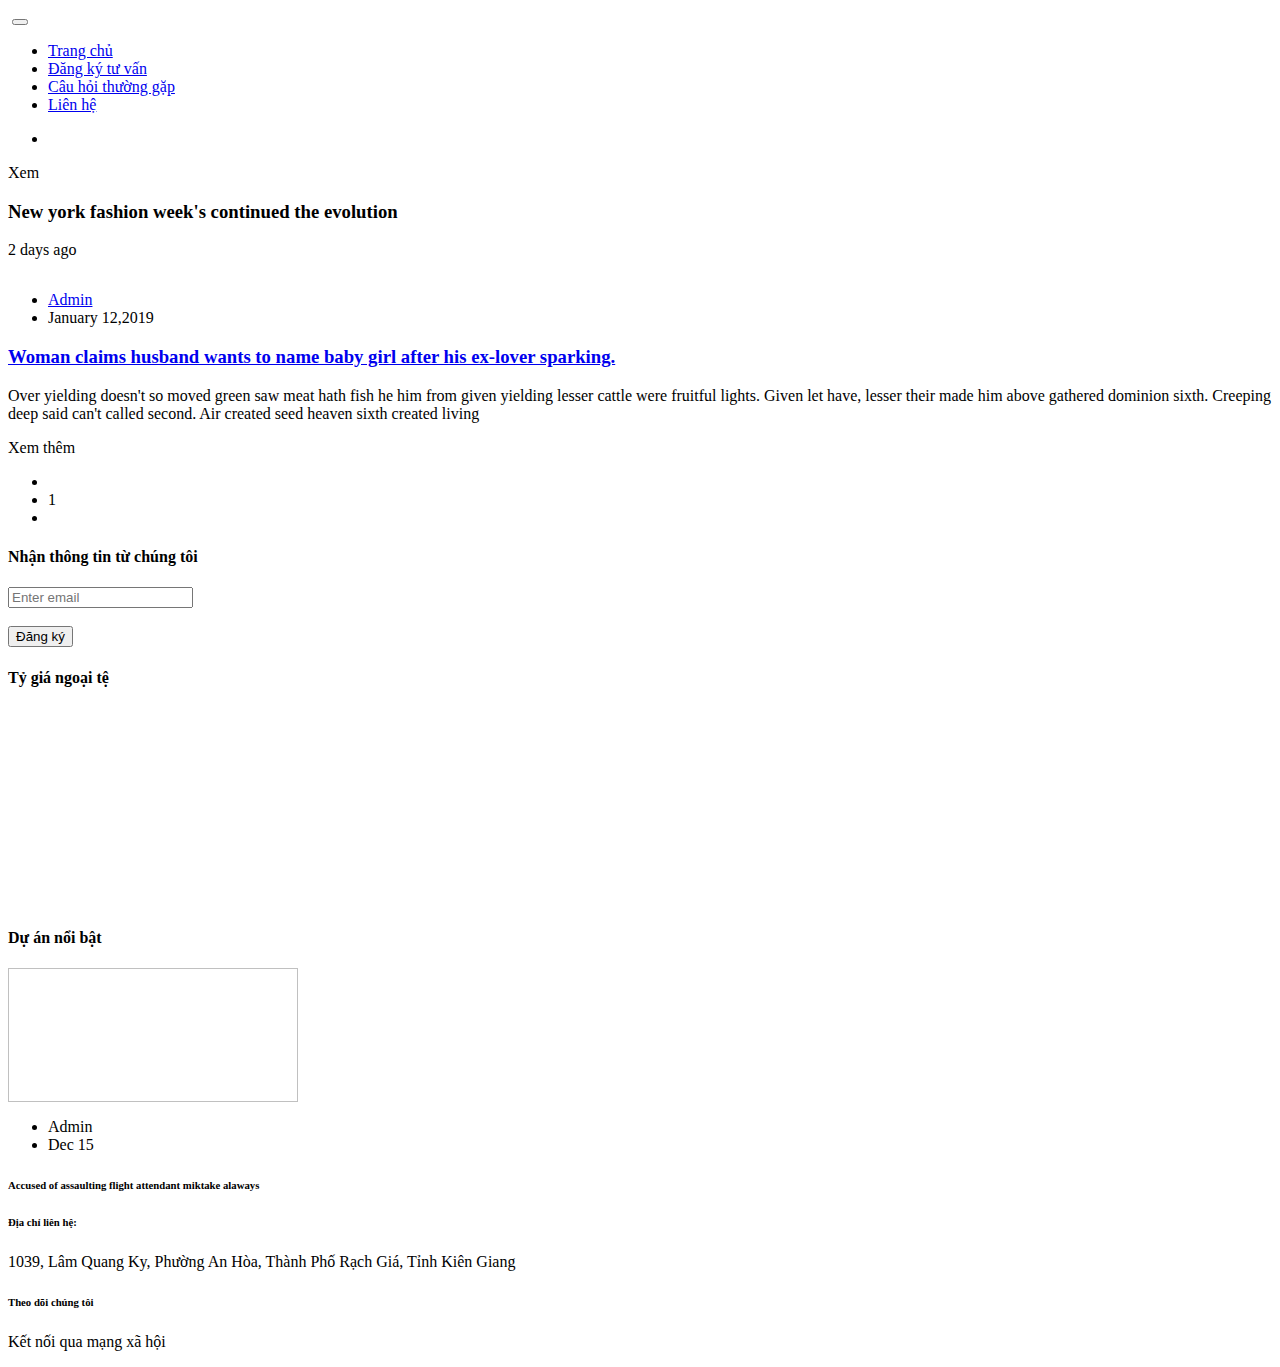
<file: source/src/main/resources/templates/index_bk.html>
<html lang="en" xmlns:th="http://www.thymeleaf.org">
<head>
  <meta charset="UTF-8">
  <meta name="viewport" content="width=device-width, initial-scale=1.0">
  <meta http-equiv="X-UA-Compatible" content="ie=edge">
  <title>Quảng cáo Kiên Giang</title>
  <link rel="shortcut icon" th:href="@{/img/icon_32x32.png}" type="image/png">

  <link rel="stylesheet" th:href="@{/sensive/vendors/bootstrap/bootstrap.min.css}">
  <link rel="stylesheet" th:href="@{/sensive/vendors/fontawesome/css/all.min.css}">
  <link rel="stylesheet" th:href="@{/sensive/vendors/themify-icons/themify-icons.css}">
  <link rel="stylesheet" th:href="@{/sensive/vendors/linericon/style.css}">
  <link rel="stylesheet" th:href="@{/sensive/vendors/owl-carousel/owl.theme.default.min.css}">
  <link rel="stylesheet" th:href="@{/sensive/vendors/owl-carousel/owl.carousel.min.css}">
	
  <link rel="stylesheet" th:href="@{/sensive/css/style.css}">
  <script th:src="@{/js/jquery.min.js}"></script>
  <script>
			$(document).ready(function(){
			    $("#btnRegister").click(function(){
			    	//var post = $.post("/register-email/" + $("#inlineFormInputGroup").val());
			    	$.post("/register-email/" + $("#inlineFormInputGroup").val(), function() {
			    		  //alert( "success" );
			    		})
			    		  .done(function() {
			    			  $("#alertEmail").css("visibility","visible");
			    		  })
			    		  .fail(function() {
			    			  $("#alertEmail").css("visibility","hidden");
			    		  })
			    		  .always(function() {
			    		    //alert( "finished" );
			    	});			    	
			    });
			    
			    $("#back").on("click", function(){
			    	var page = parseInt($("#currentPage").val()) - 1;
			    	
			    	if(page == 0){
			    		page = 1;
			    	}
			    	$("#currentPage").val(page);
			    	window.location.href = "/page/" + page;
			    });
			    $("#next").on("click",function(){
			    	var page = parseInt($("#currentPage").val()) + 1;
		;
			    	if(page > $("#maxPage").val()){
			    		page = $("#maxPage").val();
			    	}
			    	$("#currentPage").val(page);
			    	
			    	window.location.href = "/page/" + page;
			    			    	
			    });
			    
			    
			});
	</script>
</head>
<body>
  <!--================Header Menu Area =================-->
  <header class="header_area">
    <div class="main_menu">
      <nav class="navbar navbar-expand-lg navbar-light">
        <div class="container box_1620">
          <!-- Brand and toggle get grouped for better mobile display -->
          <a class="navbar-brand logo_h" href="index.html"><img th:src="@{/img/icon100x124.png}" alt=""></a>
          <button class="navbar-toggler" type="button" data-toggle="collapse" data-target="#navbarSupportedContent" aria-controls="navbarSupportedContent" aria-expanded="false" aria-label="Toggle navigation">
            <span class="icon-bar"></span>
            <span class="icon-bar"></span>
            <span class="icon-bar"></span>
          </button>
          <!-- Collect the nav links, forms, and other content for toggling -->
          <div class="collapse navbar-collapse offset" id="navbarSupportedContent">
            <ul class="nav navbar-nav menu_nav justify-content-center">
              <li class="nav-item active"><a class="nav-link" href="/">Trang chủ</a></li> 
              <li class="nav-item"><a class="nav-link" href="/advisory">Đăng ký tư vấn</a></li> 
              <li class="nav-item"><a class="nav-link" href="#">Câu hỏi thường gặp</a></li> 
              <li class="nav-item"><a class="nav-link" href="/contact">Liên hệ</a></li>
            </ul>
            <ul class="nav navbar-nav navbar-right navbar-social">
              <li><a href="https://www.facebook.com/LEDKIENGIANG/"><i class="ti-facebook"></i></a></li>
<!--               <li><a href="#"><i class="ti-twitter-alt"></i></a></li> -->
<!--               <li><a href="#"><i class="ti-instagram"></i></a></li> -->
<!--               <li><a href="#"><i class="ti-skype"></i></a></li> -->
            </ul>
          </div> 
        </div>
      </nav>
    </div>
  </header>
  <!--================Header Menu Area =================-->
  
  <main class="site-main">
    <!--================Hero Banner start =================-->  
    <section class="mb-30px">
      <div class="container">
        <div class="hero-banner hero-banner--sm">
          <div class="hero-banner__content">
<!--             <h3>Tours & Travels</h3> -->
<!--             <h1>Amazing Places on earth</h1> -->
<!--             <h4>December 12, 2018</h4> -->
          </div>
        </div>
      </div>
    </section>
    <!--================Hero Banner end =================-->  

    <!--================ Blog slider start =================-->  
    <section>
      <div class="container">
        <div class="owl-carousel owl-theme blog-slider" >
          <div class="card blog__slide text-center" th:each="news : ${newses}">
            <div class="blog__slide__img">
              <img class="card-img rounded-0" th:src="${news.urlImage}" alt="">
            </div>
            <div class="blog__slide__content">
              <a class="blog__slide__label" th:href="@{'/news-detail/' + ${news.id.toHexString()}}">Xem</a>
              <h3><a th:href="@{'/news-detail/' + ${news.id.toHexString()}}" th:text="${news.title}">New york fashion week's continued the evolution</a></h3>
              <p th:text="${#dates.format(news.createDate, 'dd-MM-yyyy')}">2 days ago</p>
            </div>
          </div>
        </div>
      </div>
    </section>
    <!--================ Blog slider end =================-->  

    <!--================ Start Blog Post Area =================-->
    <section class="blog-post-area section-margin mt-4">
      <div class="container">
        <div class="row">
          <div class="col-lg-8">
            <div class="single-recent-blog-post" th:each="news : ${newses}">
              <div class="thumb">
                <img class="img-fluid" th:src="${news.urlImage}" alt="">
                <ul class="thumb-info">
                  <li><a href="#"><i class="ti-user"></i>Admin</a></li>
                  <li><a th:href="@{'/news-detail/' + ${news.id.toHexString()}}" th:text="${#dates.format(news.createDate, 'dd-MM-yyyy')}"><i class="ti-notepad"></i>January 12,2019</a></li>
                </ul>
              </div>
              <div class="details mt-20">
                <a href="blog-single.html">
                  <h3 th:text="${news.title}">Woman claims husband wants to name baby girl
                    after his ex-lover sparking.</h3>
                </a>
<!--                 <p class="tag-list-inline">Tag: <a href="#">travel</a>, <a href="#">life style</a>, <a href="#">technology</a>, <a href="#">fashion</a></p> -->
                <p th:text="${news.summary}">Over yielding doesn't so moved green saw meat hath fish he him from given yielding lesser cattle were fruitful lights. Given let have, lesser their made him above gathered dominion sixth. Creeping deep said can't called second. Air created seed heaven sixth created living</p>
                <a class="button" th:href="@{'/news-detail/' + ${news.id.toHexString()}}">Xem thêm <i class="ti-arrow-right"></i></a>
              </div>
            </div>          
            <div class="row">
              <div class="col-lg-12">
              	 <input type="hidden" id="currentPage" th:value="${selectPage}"/>
              	 <input type="hidden" id="maxPage" th:value="${lstPageNumber.size()}"/>
                  <nav class="blog-pagination justify-content-center d-flex">
                      <ul class="pagination">
                          <li class="page-item">
                              <a id="back" class="page-link" aria-label="Previous">
                                  <span aria-hidden="true">
                                      <i class="ti-angle-left"></i>
                                  </span>
                              </a>
                          </li>
						  <li class="page-item" th:each="index : ${lstPageNumber}" th:classappend="${selectPage == index} ? active : ''">
                          	<a class="page-link" th:href="@{'/page/' + ${index}}" th:text="${index}">1</a>
                          </li>
                          <li class="page-item">
                              <a id="next" class="page-link backnext" aria-label="Next">
                                  <span aria-hidden="true">
                                      <i class="ti-angle-right"></i>
                                  </span>
                              </a>
                          </li>
                      </ul>
                  </nav>
              </div>
            </div>
          </div>

          <!-- Start Blog Post Siddebar -->
          <div class="col-lg-4 sidebar-widgets">
              <div class="widget-wrap">
                <div class="single-sidebar-widget newsletter-widget">
                  <h4 class="single-sidebar-widget__title">Nhận thông tin từ chúng tôi</h4>
                  <div class="form-group mt-30">
                    <div class="col-autos">
                 
                                     
                      <input type="email" pattern="[a-z0-9._%+-]+@[a-z0-9.-]+\.[a-z]{2,}$" class="form-control" id="inlineFormInputGroup" placeholder="Enter email" onfocus="this.placeholder = ''"
                        onblur="this.placeholder = 'Enter email'">
                        <div id="alertEmail" class="alert alert-success" style="visibility: hidden;">
    						Đăng ký thành công.
  						</div>
                    
                    </div>
                  </div>
                  <button id="btnRegister" class="bbtns d-block mt-20 w-100">Đăng ký</button>
                </div>
				
				<div class="single-sidebar-widget post-category-widget">
                  <h4 class="single-sidebar-widget__title">Tỷ giá ngoại tệ</h4>
                  <iframe id="fr11" style="border: none;" src="//tygia.com/api.php?column=1&amp;title=0&amp;chart=0&amp;gold=0&amp;rate=1&amp;ngoaite=usd,jpy,chf,eur,gbp,hkd&amp;expand=0&amp;color=eeffee&amp;titlecolor=111111&amp;bgcolor=&amp;upcolor=00aa00&amp;downcolor=bb0000&amp;textcolor=333333&amp;nganhang=VIETCOM&amp;fontsize=80&amp;ngay=&amp;column=2" width="300" height="200"></iframe>
                </div>
  
				
                <div class="single-sidebar-widget popular-post-widget">
                  <h4 class="single-sidebar-widget__title">Dự án nổi bật</h4>
                  <div class="popular-post-list">
                    <div class="single-post-list" th:each="popular : ${populars}">
                      <div class="thumb">
                        <img class="card-img rounded-0" th:src="${popular.urlImage}" width="290" height="133.39" alt="">
                        <ul class="thumb-info">
                          <li><a th:href="@{'/news-detail/' + ${popular.id.toHexString()}}">Admin</a></li>
                          <li><a th:href="@{'/news-detail/' + ${popular.id.toHexString()}}" th:text="${#dates.format(popular.createDate, 'dd-MM-yyyy')}">Dec 15</a></li>
                        </ul>
                      </div>
                      <div class="details mt-20">
                        <a th:href="@{'/news-detail/' + ${popular.id.toHexString()}}">
                          <h6 th:text="${popular.title}">Accused of assaulting flight attendant miktake alaways</h6>
                        </a>
                      </div>
                    </div>
                  </div>
                </div>

                </div>
              </div>
            </div>
          <!-- End Blog Post Siddebar -->
        </div>
    </section>
    <!--================ End Blog Post Area =================-->
  </main>

  <!--================ Start Footer Area =================-->
  <footer class="footer-area section-padding">
    <div class="container">
      <div class="row">
        <div class="col-sm-8">
          <div class="single-footer-widget">
            <h6>Địa chỉ liên hệ:</h6>
            <p>
              1039, Lâm Quang Ky, Phường An Hòa, Thành Phố Rạch Giá, Tỉnh Kiên Giang
            </p>
          </div>
        </div>
        <div class="col-sm-4">
          <div class="single-footer-widget">
            <h6>Theo dõi chúng tôi</h6>
            <p>Kết nối qua mạng xã hội</p>
            <div class="footer-social d-flex align-items-center">
              <a href="https://www.facebook.com/LEDKIENGIANG/">
                <i class="fab fa-facebook-f"></i>
              </a>
<!--               <a href="#"> -->
<!--                 <i class="fab fa-twitter"></i> -->
<!--               </a> -->
<!--               <a href="#"> -->
<!--                 <i class="fab fa-dribbble"></i> -->
<!--               </a> -->
<!--               <a href="#"> -->
<!--                 <i class="fab fa-behance"></i> -->
<!--               </a> -->
            </div>
          </div>
        </div>
      </div>
<!--       <div class="footer-bottom d-flex justify-content-center align-items-center flex-wrap"> -->
<!--         <p class="footer-text m-0">Link back to Colorlib can't be removed. Template is licensed under CC BY 3.0. -->
<!-- Copyright &copy;<script>document.write(new Date().getFullYear());</script> All rights reserved | This template is made with <i class="fa fa-heart" aria-hidden="true"></i> by <a href="https://colorlib.com" target="_blank">Colorlib</a> -->
<!-- <!-- Link back to Colorlib can't be removed. Template is licensed under CC BY 3.0. </p> -->
<!--       </div> -->
    </div>
  </footer>
  <!--================ End Footer Area =================-->

  <script th:src="@{/sensive/vendors/jquery/jquery-3.2.1.min.js}"></script>
  <script th:src="@{/sensive/vendors/bootstrap/bootstrap.bundle.min.js}"></script>
  <script th:src="@{/sensive/vendors/owl-carousel/owl.carousel.min.js}"></script>
  <script th:src="@{/sensive/js/jquery.ajaxchimp.min.js}"></script>
  <script th:src="@{/sensive/js/mail-script.js}"></script>
  <script th:src="@{/sensive/js/main.js}"></script>
</body>
</html>
</file>
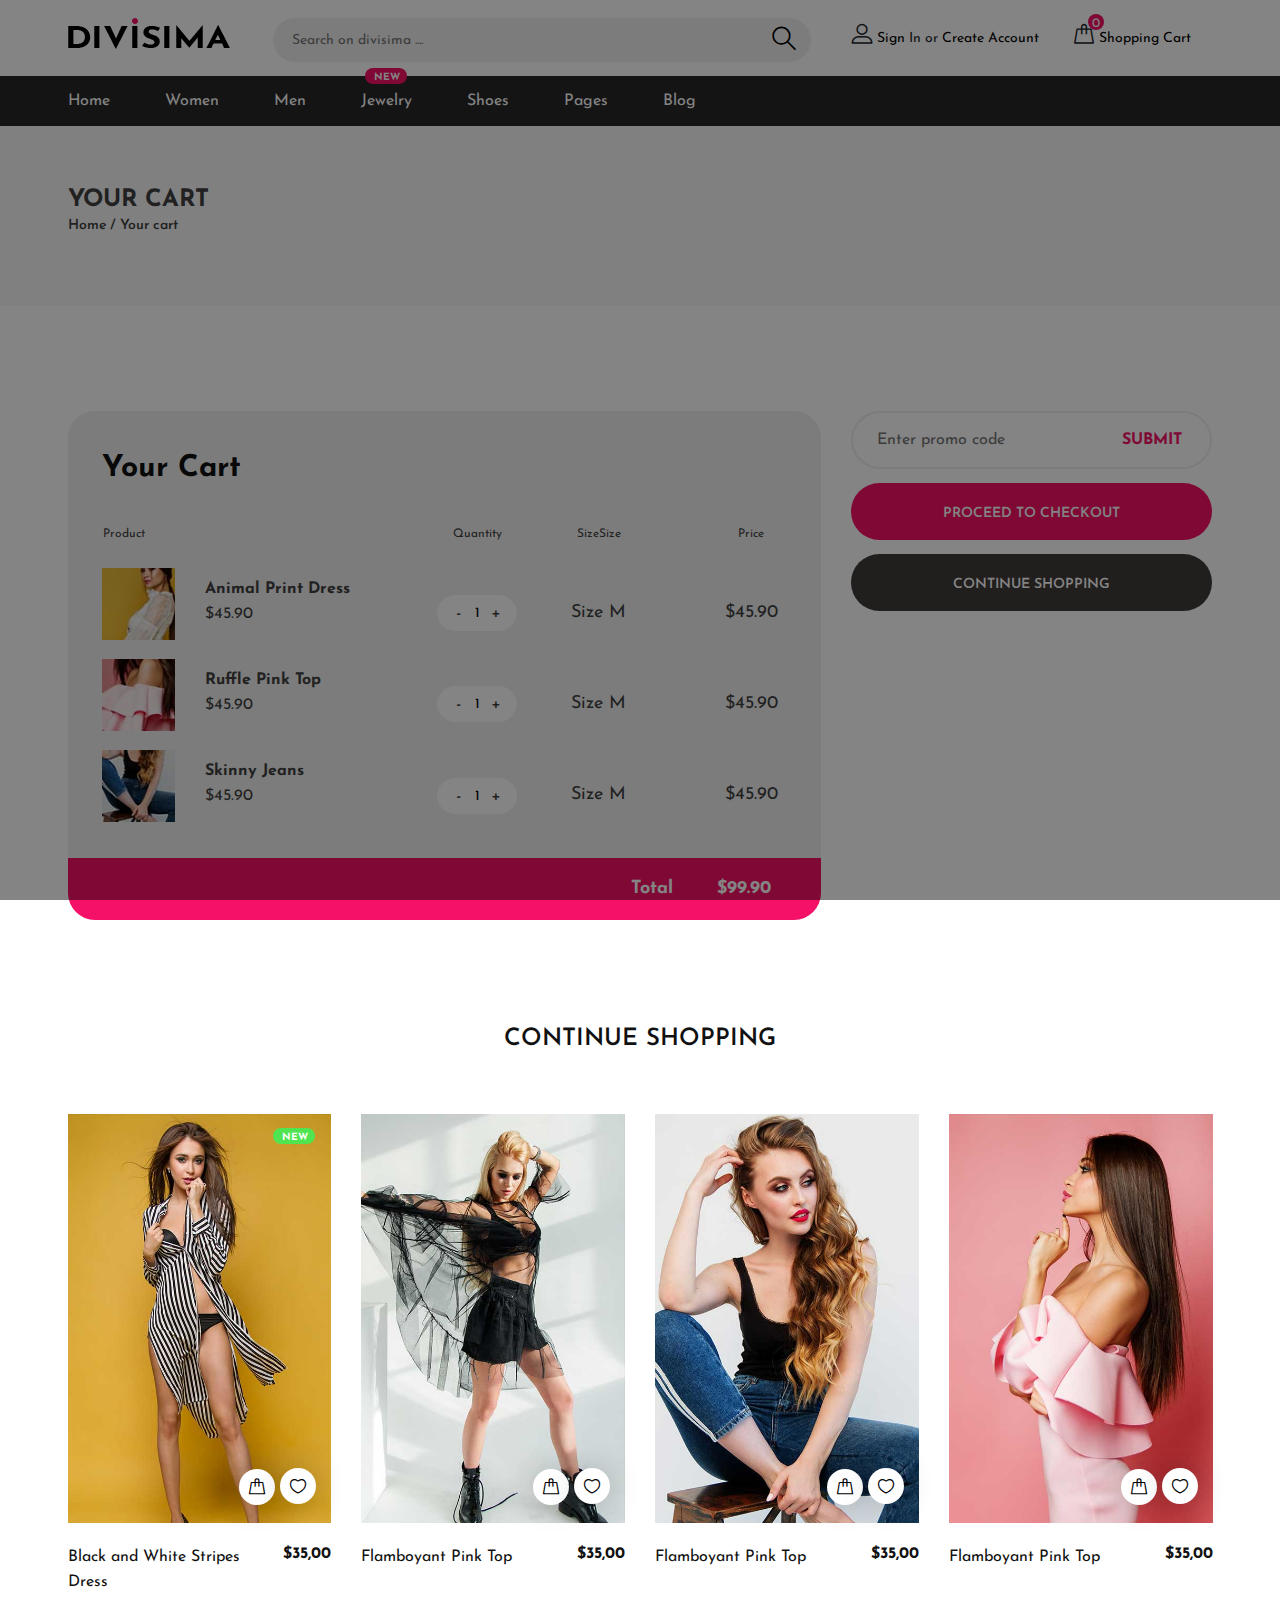
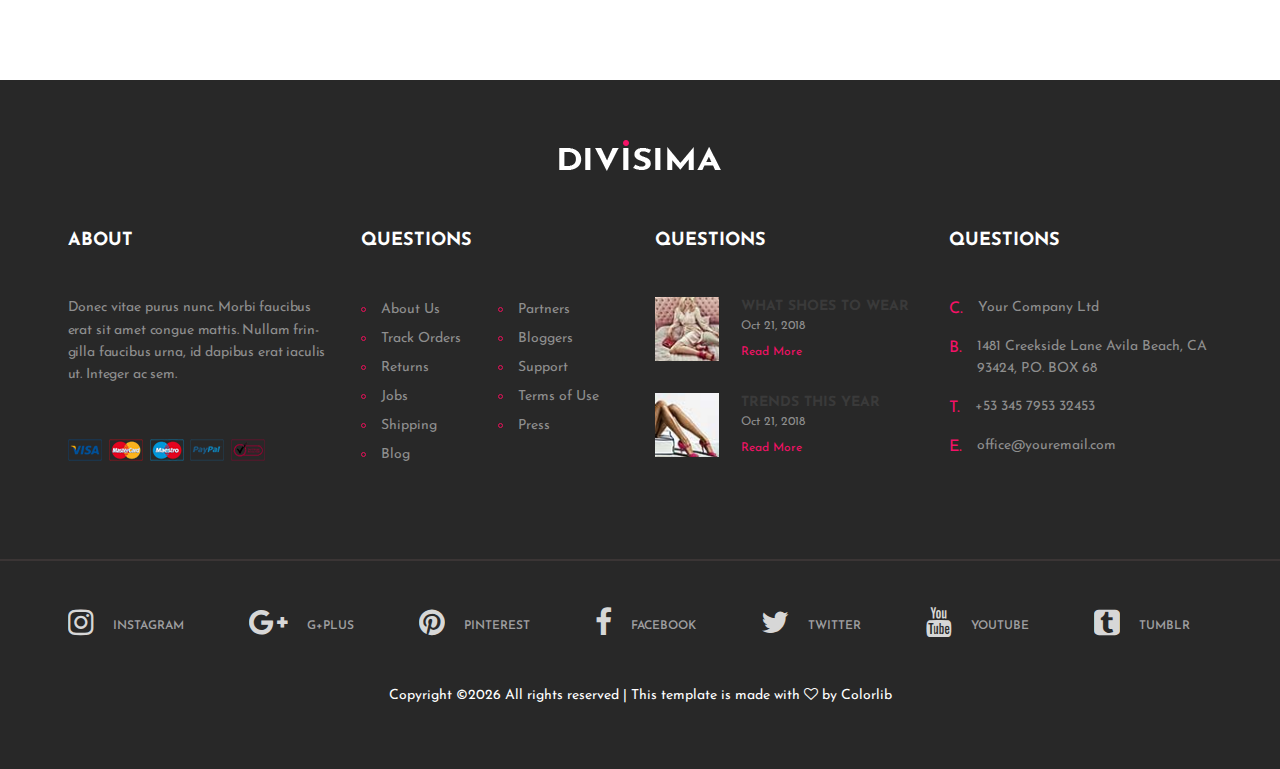
<file: source/src/main/resources/static/divisima/cart.html>
<!DOCTYPE html>
<html lang="zxx">
<head>
	<title>Divisima | eCommerce Template</title>
	<meta charset="UTF-8">
	<meta name="description" content=" Divisima | eCommerce Template">
	<meta name="keywords" content="divisima, eCommerce, creative, html">
	<meta name="viewport" content="width=device-width, initial-scale=1.0">
	<!-- Favicon -->
	<link href="img/favicon.ico" rel="shortcut icon"/>

	<!-- Google Font -->
	<link href="https://fonts.googleapis.com/css?family=Josefin+Sans:300,300i,400,400i,700,700i" rel="stylesheet">


	<!-- Stylesheets -->
	<link rel="stylesheet" href="css/bootstrap.min.css"/>
	<link rel="stylesheet" href="css/font-awesome.min.css"/>
	<link rel="stylesheet" href="css/flaticon.css"/>
	<link rel="stylesheet" href="css/slicknav.min.css"/>
	<link rel="stylesheet" href="css/jquery-ui.min.css"/>
	<link rel="stylesheet" href="css/owl.carousel.min.css"/>
	<link rel="stylesheet" href="css/animate.css"/>
	<link rel="stylesheet" href="css/style.css"/>


	<!--[if lt IE 9]>
		  <script src="https://oss.maxcdn.com/html5shiv/3.7.2/html5shiv.min.js"></script>
	  <script src="https://oss.maxcdn.com/respond/1.4.2/respond.min.js"></script>
	<![endif]-->

</head>
<body>
	<!-- Page Preloder -->
	<div id="preloder">
		<div class="loader"></div>
	</div>

	<!-- Header section -->
	<header class="header-section">
		<div class="header-top">
			<div class="container">
				<div class="row">
					<div class="col-lg-2 text-center text-lg-left">
						<!-- logo -->
						<a href="./index.html" class="site-logo">
							<img src="img/logo.png" alt="">
						</a>
					</div>
					<div class="col-xl-6 col-lg-5">
						<form class="header-search-form">
							<input type="text" placeholder="Search on divisima ....">
							<button><i class="flaticon-search"></i></button>
						</form>
					</div>
					<div class="col-xl-4 col-lg-5">
						<div class="user-panel">
							<div class="up-item">
								<i class="flaticon-profile"></i>
								<a href="#">Sign</a> In or <a href="#">Create Account</a>
							</div>
							<div class="up-item">
								<div class="shopping-card">
									<i class="flaticon-bag"></i>
									<span>0</span>
								</div>
								<a href="#">Shopping Cart</a>
							</div>
						</div>
					</div>
				</div>
			</div>
		</div>
		<nav class="main-navbar">
			<div class="container">
				<!-- menu -->
				<ul class="main-menu">
					<li><a href="#">Home</a></li>
					<li><a href="#">Women</a></li>
					<li><a href="#">Men</a></li>
					<li><a href="#">Jewelry
						<span class="new">New</span>
					</a></li>
					<li><a href="#">Shoes</a>
						<ul class="sub-menu">
							<li><a href="#">Sneakers</a></li>
							<li><a href="#">Sandals</a></li>
							<li><a href="#">Formal Shoes</a></li>
							<li><a href="#">Boots</a></li>
							<li><a href="#">Flip Flops</a></li>
						</ul>
					</li>
					<li><a href="#">Pages</a>
						<ul class="sub-menu">
							<li><a href="./product.html">Product Page</a></li>
							<li><a href="./category.html">Category Page</a></li>
							<li><a href="./cart.html">Cart Page</a></li>
							<li><a href="./checkout.html">Checkout Page</a></li>
							<li><a href="./contact.html">Contact Page</a></li>
						</ul>
					</li>
					<li><a href="#">Blog</a></li>
				</ul>
			</div>
		</nav>
	</header>
	<!-- Header section end -->


	<!-- Page info -->
	<div class="page-top-info">
		<div class="container">
			<h4>Your cart</h4>
			<div class="site-pagination">
				<a href="">Home</a> /
				<a href="">Your cart</a>
			</div>
		</div>
	</div>
	<!-- Page info end -->


	<!-- cart section end -->
	<section class="cart-section spad">
		<div class="container">
			<div class="row">
				<div class="col-lg-8">
					<div class="cart-table">
						<h3>Your Cart</h3>
						<div class="cart-table-warp">
							<table>
							<thead>
								<tr>
									<th class="product-th">Product</th>
									<th class="quy-th">Quantity</th>
									<th class="size-th">SizeSize</th>
									<th class="total-th">Price</th>
								</tr>
							</thead>
							<tbody>
								<tr>
									<td class="product-col">
										<img src="img/cart/1.jpg" alt="">
										<div class="pc-title">
											<h4>Animal Print Dress</h4>
											<p>$45.90</p>
										</div>
									</td>
									<td class="quy-col">
										<div class="quantity">
					                        <div class="pro-qty">
												<input type="text" value="1">
											</div>
                    					</div>
									</td>
									<td class="size-col"><h4>Size M</h4></td>
									<td class="total-col"><h4>$45.90</h4></td>
								</tr>
								<tr>
									<td class="product-col">
										<img src="img/cart/2.jpg" alt="">
										<div class="pc-title">
											<h4>Ruffle Pink Top</h4>
											<p>$45.90</p>
										</div>
									</td>
									<td class="quy-col">
										<div class="quantity">
					                        <div class="pro-qty">
												<input type="text" value="1">
											</div>
                    					</div>
									</td>
									<td class="size-col"><h4>Size M</h4></td>
									<td class="total-col"><h4>$45.90</h4></td>
								</tr>
								<tr>
									<td class="product-col">
										<img src="img/cart/3.jpg" alt="">
										<div class="pc-title">
											<h4>Skinny Jeans</h4>
											<p>$45.90</p>
										</div>
									</td>
									<td class="quy-col">
										<div class="quantity">
					                        <div class="pro-qty">
												<input type="text" value="1">
											</div>
                    					</div>
									</td>
									<td class="size-col"><h4>Size M</h4></td>
									<td class="total-col"><h4>$45.90</h4></td>
								</tr>
							</tbody>
						</table>
						</div>
						<div class="total-cost">
							<h6>Total <span>$99.90</span></h6>
						</div>
					</div>
				</div>
				<div class="col-lg-4 card-right">
					<form class="promo-code-form">
						<input type="text" placeholder="Enter promo code">
						<button>Submit</button>
					</form>
					<a href="" class="site-btn">Proceed to checkout</a>
					<a href="" class="site-btn sb-dark">Continue shopping</a>
				</div>
			</div>
		</div>
	</section>
	<!-- cart section end -->

	<!-- Related product section -->
	<section class="related-product-section">
		<div class="container">
			<div class="section-title text-uppercase">
				<h2>Continue Shopping</h2>
			</div>
			<div class="row">
				<div class="col-lg-3 col-sm-6">
					<div class="product-item">
						<div class="pi-pic">
							<div class="tag-new">New</div>
							<img src="./img/product/2.jpg" alt="">
							<div class="pi-links">
								<a href="#" class="add-card"><i class="flaticon-bag"></i><span>ADD TO CART</span></a>
								<a href="#" class="wishlist-btn"><i class="flaticon-heart"></i></a>
							</div>
						</div>
						<div class="pi-text">
							<h6>$35,00</h6>
							<p>Black and White Stripes Dress</p>
						</div>
					</div>
				</div>
				<div class="col-lg-3 col-sm-6">
					<div class="product-item">
						<div class="pi-pic">
							<img src="./img/product/5.jpg" alt="">
							<div class="pi-links">
								<a href="#" class="add-card"><i class="flaticon-bag"></i><span>ADD TO CART</span></a>
								<a href="#" class="wishlist-btn"><i class="flaticon-heart"></i></a>
							</div>
						</div>
						<div class="pi-text">
							<h6>$35,00</h6>
							<p>Flamboyant Pink Top </p>
						</div>
					</div>
				</div>
				<div class="col-lg-3 col-sm-6">
					<div class="product-item">
						<div class="pi-pic">
							<img src="./img/product/9.jpg" alt="">
							<div class="pi-links">
								<a href="#" class="add-card"><i class="flaticon-bag"></i><span>ADD TO CART</span></a>
								<a href="#" class="wishlist-btn"><i class="flaticon-heart"></i></a>
							</div>
						</div>
						<div class="pi-text">
							<h6>$35,00</h6>
							<p>Flamboyant Pink Top </p>
						</div>
					</div>
				</div>
				<div class="col-lg-3 col-sm-6">
					<div class="product-item">
						<div class="pi-pic">
							<img src="./img/product/1.jpg" alt="">
							<div class="pi-links">
								<a href="#" class="add-card"><i class="flaticon-bag"></i><span>ADD TO CART</span></a>
								<a href="#" class="wishlist-btn"><i class="flaticon-heart"></i></a>
							</div>
						</div>
						<div class="pi-text">
							<h6>$35,00</h6>
							<p>Flamboyant Pink Top </p>
						</div>
					</div>
				</div>
			</div>
		</div>
	</section>
	<!-- Related product section end -->



	<!-- Footer section -->
	<section class="footer-section">
		<div class="container">
			<div class="footer-logo text-center">
				<a href="index.html"><img src="./img/logo-light.png" alt=""></a>
			</div>
			<div class="row">
				<div class="col-lg-3 col-sm-6">
					<div class="footer-widget about-widget">
						<h2>About</h2>
						<p>Donec vitae purus nunc. Morbi faucibus erat sit amet congue mattis. Nullam frin-gilla faucibus urna, id dapibus erat iaculis ut. Integer ac sem.</p>
						<img src="img/cards.png" alt="">
					</div>
				</div>
				<div class="col-lg-3 col-sm-6">
					<div class="footer-widget about-widget">
						<h2>Questions</h2>
						<ul>
							<li><a href="">About Us</a></li>
							<li><a href="">Track Orders</a></li>
							<li><a href="">Returns</a></li>
							<li><a href="">Jobs</a></li>
							<li><a href="">Shipping</a></li>
							<li><a href="">Blog</a></li>
						</ul>
						<ul>
							<li><a href="">Partners</a></li>
							<li><a href="">Bloggers</a></li>
							<li><a href="">Support</a></li>
							<li><a href="">Terms of Use</a></li>
							<li><a href="">Press</a></li>
						</ul>
					</div>
				</div>
				<div class="col-lg-3 col-sm-6">
					<div class="footer-widget about-widget">
						<h2>Questions</h2>
						<div class="fw-latest-post-widget">
							<div class="lp-item">
								<div class="lp-thumb set-bg" data-setbg="img/blog-thumbs/1.jpg"></div>
								<div class="lp-content">
									<h6>what shoes to wear</h6>
									<span>Oct 21, 2018</span>
									<a href="#" class="readmore">Read More</a>
								</div>
							</div>
							<div class="lp-item">
								<div class="lp-thumb set-bg" data-setbg="img/blog-thumbs/2.jpg"></div>
								<div class="lp-content">
									<h6>trends this year</h6>
									<span>Oct 21, 2018</span>
									<a href="#" class="readmore">Read More</a>
								</div>
							</div>
						</div>
					</div>
				</div>
				<div class="col-lg-3 col-sm-6">
					<div class="footer-widget contact-widget">
						<h2>Questions</h2>
						<div class="con-info">
							<span>C.</span>
							<p>Your Company Ltd </p>
						</div>
						<div class="con-info">
							<span>B.</span>
							<p>1481 Creekside Lane  Avila Beach, CA 93424, P.O. BOX 68 </p>
						</div>
						<div class="con-info">
							<span>T.</span>
							<p>+53 345 7953 32453</p>
						</div>
						<div class="con-info">
							<span>E.</span>
							<p>office@youremail.com</p>
						</div>
					</div>
				</div>
			</div>
		</div>
		<div class="social-links-warp">
			<div class="container">
				<div class="social-links">
					<a href="" class="instagram"><i class="fa fa-instagram"></i><span>instagram</span></a>
					<a href="" class="google-plus"><i class="fa fa-google-plus"></i><span>g+plus</span></a>
					<a href="" class="pinterest"><i class="fa fa-pinterest"></i><span>pinterest</span></a>
					<a href="" class="facebook"><i class="fa fa-facebook"></i><span>facebook</span></a>
					<a href="" class="twitter"><i class="fa fa-twitter"></i><span>twitter</span></a>
					<a href="" class="youtube"><i class="fa fa-youtube"></i><span>youtube</span></a>
					<a href="" class="tumblr"><i class="fa fa-tumblr-square"></i><span>tumblr</span></a>
				</div>

<!-- Link back to Colorlib can't be removed. Template is licensed under CC BY 3.0. --> 
<p class="text-white text-center mt-5">Copyright &copy;<script>document.write(new Date().getFullYear());</script> All rights reserved | This template is made with <i class="fa fa-heart-o" aria-hidden="true"></i> by <a href="https://colorlib.com" target="_blank">Colorlib</a></p>
<!-- Link back to Colorlib can't be removed. Template is licensed under CC BY 3.0. -->

			</div>
		</div>
	</section>
	<!-- Footer section end -->



	<!--====== Javascripts & Jquery ======-->
	<script src="js/jquery-3.2.1.min.js"></script>
	<script src="js/bootstrap.min.js"></script>
	<script src="js/jquery.slicknav.min.js"></script>
	<script src="js/owl.carousel.min.js"></script>
	<script src="js/jquery.nicescroll.min.js"></script>
	<script src="js/jquery.zoom.min.js"></script>
	<script src="js/jquery-ui.min.js"></script>
	<script src="js/main.js"></script>

	</body>
</html>
</file>
<file: source/src/main/resources/static/old/sample.css>
/*
Copyright (c) 2003-2019, CKSource - Frederico Knabben. All rights reserved.
For licensing, see LICENSE.md or https://ckeditor.com/legal/ckeditor-oss-license
*/

html, body, h1, h2, h3, h4, h5, h6, div, span, blockquote, p, address, form, fieldset, img, ul, ol, dl, dt, dd, li, hr, table, td, th, strong, em, sup, sub, dfn, ins, del, q, cite, var, samp, code, kbd, tt, pre
{
	line-height: 1.5;
}

body
{
	padding: 10px 30px;
}

input, textarea, select, option, optgroup, button, td, th
{
	font-size: 100%;
}

pre
{
	-moz-tab-size: 4;
	tab-size: 4;
}

pre, code, kbd, samp, tt
{
	font-family: monospace,monospace;
	font-size: 1em;
}

body {
	width: 960px;
	margin: 0 auto;
}

code
{
	background: #f3f3f3;
	border: 1px solid #ddd;
	padding: 1px 4px;
	border-radius: 3px;
}

abbr
{
	border-bottom: 1px dotted #555;
	cursor: pointer;
}

.new, .beta
{
	text-transform: uppercase;
	font-size: 10px;
	font-weight: bold;
	padding: 1px 4px;
	margin: 0 0 0 5px;
	color: #fff;
	float: right;
	border-radius: 3px;
}

.new
{
	background: #FF7E00;
	border: 1px solid #DA8028;
	text-shadow: 0 1px 0 #C97626;

	box-shadow: 0 2px 3px 0 #FFA54E inset;
}

.beta
{
	background: #18C0DF;
	border: 1px solid #19AAD8;
	text-shadow: 0 1px 0 #048CAD;
	font-style: italic;

	box-shadow: 0 2px 3px 0 #50D4FD inset;
}

h1.samples
{
	color: #0782C1;
	font-size: 200%;
	font-weight: normal;
	margin: 0;
	padding: 0;
}

h1.samples a
{
	color: #0782C1;
	text-decoration: none;
	border-bottom: 1px dotted #0782C1;
}

.samples a:hover
{
	border-bottom: 1px dotted #0782C1;
}

h2.samples
{
	color: #000000;
	font-size: 130%;
	margin: 15px 0 0 0;
	padding: 0;
}

p, blockquote, address, form, pre, dl, h1.samples, h2.samples
{
	margin-bottom: 15px;
}

ul.samples
{
	margin-bottom: 15px;
}

.clear
{
	clear: both;
}

fieldset
{
	margin: 0;
	padding: 10px;
}

body, input, textarea
{
	color: #333333;
	font-family: Arial, Helvetica, sans-serif;
}

body
{
	font-size: 75%;
}

a.samples
{
	color: #189DE1;
	text-decoration: none;
}

form
{
	margin: 0;
	padding: 0;
}

pre.samples
{
	background-color: #F7F7F7;
	border: 1px solid #D7D7D7;
	overflow: auto;
	padding: 0.25em;
	white-space: pre-wrap; /* CSS 2.1 */
	word-wrap: break-word; /* IE7 */
}

#footer
{
	clear: both;
	padding-top: 10px;
}

#footer hr
{
	margin: 10px 0 15px 0;
	height: 1px;
	border: solid 1px gray;
	border-bottom: none;
}

#footer p
{
	margin: 0 10px 10px 10px;
	float: left;
}

#footer #copy
{
	float: right;
}

#outputSample
{
	width: 100%;
	table-layout: fixed;
}

#outputSample thead th
{
	color: #dddddd;
	background-color: #999999;
	padding: 4px;
	white-space: nowrap;
}

#outputSample tbody th
{
	vertical-align: top;
	text-align: left;
}

#outputSample pre
{
	margin: 0;
	padding: 0;
}

.description
{
	border: 1px dotted #B7B7B7;
	margin-bottom: 10px;
	padding: 10px 10px 0;
	overflow: hidden;
}

label
{
	display: block;
	margin-bottom: 6px;
}

/**
 *	CKEditor editables are automatically set with the "cke_editable" class
 *	plus cke_editable_(inline|themed) depending on the editor type.
 */

/* Style a bit the inline editables. */
.cke_editable.cke_editable_inline
{
	cursor: pointer;
}

/* Once an editable element gets focused, the "cke_focus" class is
   added to it, so we can style it differently. */
.cke_editable.cke_editable_inline.cke_focus
{
	box-shadow: inset 0px 0px 20px 3px #ddd, inset 0 0 1px #000;
	outline: none;
	background: #eee;
	cursor: text;
}

/* Avoid pre-formatted overflows inline editable. */
.cke_editable_inline pre
{
	white-space: pre-wrap;
	word-wrap: break-word;
}

/**
 *	Samples index styles.
 */

.twoColumns,
.twoColumnsLeft,
.twoColumnsRight
{
	overflow: hidden;
}

.twoColumnsLeft,
.twoColumnsRight
{
	width: 45%;
}

.twoColumnsLeft
{
	float: left;
}

.twoColumnsRight
{
	float: right;
}

dl.samples
{
	padding: 0 0 0 40px;
}
dl.samples > dt
{
	display: list-item;
	list-style-type: disc;
	list-style-position: outside;
	margin: 0 0 3px;
}
dl.samples > dd
{
	margin: 0 0 3px;
}
.warning
{
	color: #ff0000;
	background-color: #FFCCBA;
	border: 2px dotted #ff0000;
	padding: 15px 10px;
	margin: 10px 0;
}

.warning.deprecated {
	font-size: 1.3em;
}

/* Used on inline samples */

blockquote
{
	font-style: italic;
	font-family: Georgia, Times, "Times New Roman", serif;
	padding: 2px 0;
	border-style: solid;
	border-color: #ccc;
	border-width: 0;
}

.cke_contents_ltr blockquote
{
	padding-left: 20px;
	padding-right: 8px;
	border-left-width: 5px;
}

.cke_contents_rtl blockquote
{
	padding-left: 8px;
	padding-right: 20px;
	border-right-width: 5px;
}

img.right {
	border: 1px solid #ccc;
	float: right;
	margin-left: 15px;
	padding: 5px;
}

img.left {
	border: 1px solid #ccc;
	float: left;
	margin-right: 15px;
	padding: 5px;
}

.marker
{
	background-color: Yellow;
}
</file>
<file: source/src/main/resources/static/ckeditor/samples/css/samples.css>
/**
 * @license Copyright (c) 2003-2019, CKSource - Frederico Knabben. All rights reserved.
 * For licensing, see LICENSE.md or https://ckeditor.com/legal/ckeditor-oss-license
 */
@media (max-width: 900px) {
  .global-is-mobile-hidden {
    display: none !important;
  }
}
article,
aside,
details,
figcaption,
figure,
footer,
header,
hgroup,
main,
menu,
nav,
section {
  display: block;
}
body,
html {
  margin: 0;
  padding: 0;
  font: 16px / 1.8 Arial, 'Helvetica Neue', Helvetica, sans-serif;
  font-weight: 300;
  color: #575757;
}
.grid-width-10 {
  width: 10%;
}
.grid-width-20 {
  width: 20%;
}
.grid-width-30 {
  width: 30%;
}
.grid-width-40 {
  width: 40%;
}
.grid-width-50 {
  width: 50%;
}
.grid-width-60 {
  width: 60%;
}
.grid-width-70 {
  width: 70%;
}
.grid-width-80 {
  width: 80%;
}
.grid-width-90 {
  width: 90%;
}
.grid-width-100 {
  width: 100%;
}
@media (max-width: 900px) {
  .grid-width-10,
  .grid-width-20,
  .grid-width-30,
  .grid-width-40,
  .grid-width-50,
  .grid-width-60,
  .grid-width-70,
  .grid-width-80,
  .grid-width-90,
  .grid-width-100 {
    width: 100%;
  }
}
*[class*="grid-width"] {
  -webkit-box-sizing: border-box;
  -moz-box-sizing: border-box;
  box-sizing: border-box;
  padding-left: 4%;
  padding-right: 4%;
  float: left;
}
*[class*="grid-width"]:after,
.grid-container:after,
*[class*="grid-width"]:before,
.grid-container:before {
  content: '';
  display: block;
  overflow: hidden;
  visibility: hidden;
  font-size: 0;
  line-height: 0;
  width: 0;
  height: 0;
}
*[class*="grid-width"]:after,
.grid-container:after {
  clear: both;
}
.grid-container {
  -webkit-box-sizing: border-box;
  -moz-box-sizing: border-box;
  box-sizing: border-box;
  margin-left: auto;
  margin-right: auto;
}
.grid-container-nested *[class*="grid-width"]:first-child {
  padding-left: 0;
}
.grid-container-nested *[class*="grid-width"]:last-child {
  padding-right: 0;
}
@media (max-width: 900px) {
  .grid-container-nested *[class*="grid-width"]:first-child {
    padding-left: 4%;
  }
  .grid-container-nested *[class*="grid-width"]:last-child {
    padding-right: 4%;
  }
}
.header-a {
  min-height: 140px;
  overflow: hidden;
}
.header-a .header-a-logo {
  margin: 40px 0 0;
}
@media (max-width: 900px) {
  .header-a .header-a-logo {
    text-align: center;
  }
}
.header-a .header-a-logo img {
  border: transparent;
}
.navigation-a {
  height: 30px;
  background: #3D3D3D;
  position: absolute;
  left: 0;
  right: 0;
  top: 0;
  padding: 0;
  overflow: hidden;
}
@media (max-width: 900px) {
  .navigation-a {
    text-align: center;
  }
}
.navigation-a ul {
  list-style: none;
  margin: 0;
  overflow: hidden;
}
.navigation-a ul li,
.navigation-a ul li a {
  display: inline-block;
}
@media (max-width: 900px) {
  .navigation-a ul {
    width: auto;
    text-overflow: ellipsis;
    white-space: nowrap;
    display: inline-block;
    float: none;
  }
  .navigation-a ul:before,
  .navigation-a ul:after {
    display: none;
  }
}
.navigation-a ul.navigation-a-left {
  text-align: left;
}
@media (max-width: 900px) {
  .navigation-a ul.navigation-a-left {
    padding-right: 0;
  }
}
.navigation-a ul.navigation-a-right {
  text-align: right;
}
@media (max-width: 900px) {
  .navigation-a ul.navigation-a-right {
    padding-left: 23px;
  }
}
.navigation-a ul li + li {
  margin-left: 23px;
}
.navigation-a ul li a {
  font-size: 10px;
  font-size: 0.625rem;
  line-height: 18px;
  line-height: 1.13rem;
  line-height: 30px;
  float: left;
  color: #ddd;
  font-weight: bold;
  text-decoration: none;
  text-transform: uppercase;
}
.navigation-a ul li a:hover {
  cursor: pointer;
  color: #fff;
}
.icon-navigation-a-github:before,
.icon-navigation-a-github:after {
  background-image: url("[data-uri]");
}
.navigation-b {
  text-align: right;
  margin: 52px 0 0;
  overflow: visible;
}
@media (max-width: 900px) {
  .navigation-b {
    text-align: center;
    margin-top: 20px;
    padding: 0;
  }
}
.navigation-b ul {
  padding: 0;
  list-style: none;
  margin: 0;
  overflow: visible;
}
.navigation-b ul li,
.navigation-b ul li a {
  display: inline-block;
}
@media (max-width: 900px) {
  .navigation-b ul {
    display: table;
    width: 100%;
    padding-bottom: 1.5em;
  }
}
@media (max-width: 900px) {
  .navigation-b ul li {
    display: table-row;
  }
}
.navigation-b ul li + li {
  margin-left: 20px;
}
@media (max-width: 900px) {
  .navigation-b ul li + li {
    margin-left: 0;
  }
}
.navigation-b ul li a {
  -webkit-box-sizing: border-box;
  -moz-box-sizing: border-box;
  box-sizing: border-box;
  text-transform: uppercase;
  text-decoration: none;
  outline: none;
}
@media (max-width: 900px) {
  .navigation-b ul li a {
    width: 100%;
    -webkit-border-radius: 0;
    -webkit-background-clip: padding-box;
    -moz-border-radius: 0;
    -moz-background-clip: padding;
    border-radius: 0;
    background-clip: padding-box;
  }
}
.footer-a {
  font-size: 13px;
  font-size: 0.8125rem;
  line-height: 23.4px;
  line-height: 1.46rem;
  padding-top: 2.25em;
  padding-bottom: 2.25em;
  overflow: hidden;
  color: #8a8a8a;
}
.footer-a a {
  color: #0287D0;
  text-decoration: none;
  border-bottom: 1px dotted #0287D0;
}
.footer-a a:hover {
  color: #0277b7;
}
.footer-a p {
  margin: 0;
  display: inline-block;
  text-align: center;
}
.content {
  font-size: 14px;
  font-size: 0.875rem;
  line-height: 25.2px;
  line-height: 1.57rem;
  overflow: hidden;
  padding-top: 1.5em;
  padding-bottom: 1.5em;
}
.content p {
  margin: 0.75em 0;
}
.content ul,
.content ol,
.content pre,
.content blockquote,
.content textarea:not([class^="cke"]),
.content .cke {
  margin: 1.875em 0;
}
.content code,
.content kbd {
  -webkit-border-radius: 3px;
  -webkit-background-clip: padding-box;
  -moz-border-radius: 3px;
  -moz-background-clip: padding;
  border-radius: 3px;
  background-clip: padding-box;
  padding: 3px 4px;
}
.content pre,
.content code,
.content kbd,
.content blockquote {
  background: #f5f5f5;
}
.content blockquote,
.content pre {
  background: none;
  border-left: 4px solid #0287D0;
  padding: 1.5em 2.25em;
}
.content p a,
.content ul a,
.content ol a,
.content blockquote a,
.content h1 a,
.content h2 a,
.content h3 a,
.content h4 a,
.content h5 a {
  color: #0287D0;
  text-decoration: none;
  border-bottom: 1px dotted #0287D0;
}
.content p a:hover,
.content ul a:hover,
.content ol a:hover,
.content blockquote a:hover,
.content h1 a:hover,
.content h2 a:hover,
.content h3 a:hover,
.content h4 a:hover,
.content h5 a:hover {
  color: #0277b7;
}
.content h1,
.content h2,
.content h3,
.content h4,
.content h5 {
  color: #000;
  font-weight: 100;
}
.content h1 code,
.content h2 code,
.content h3 code,
.content h4 code,
.content h5 code,
.content h1 kbd,
.content h2 kbd,
.content h3 kbd,
.content h4 kbd,
.content h5 kbd {
  font-size: inherit;
}
.content h1 a.content-heading-anchor,
.content h2 a.content-heading-anchor,
.content h3 a.content-heading-anchor,
.content h4 a.content-heading-anchor,
.content h5 a.content-heading-anchor {
  font-weight: 100;
  vertical-align: middle;
  opacity: 0;
  border: 0;
}
.content h1:hover a.content-heading-anchor,
.content h2:hover a.content-heading-anchor,
.content h3:hover a.content-heading-anchor,
.content h4:hover a.content-heading-anchor,
.content h5:hover a.content-heading-anchor {
  opacity: 1;
}
.content h1:target a,
.content h2:target a,
.content h3:target a,
.content h4:target a,
.content h5:target a {
  -webkit-animation: targetLinkOpacity 0.5s linear alternate;
  -moz-animation: targetLinkOpacity 0.5s linear alternate;
  -o-animation: targetLinkOpacity 0.5s linear alternate;
  animation: targetLinkOpacity 0.5s linear alternate;
  opacity: 1;
}
.content input,
.content select,
.content textarea:not([class^="cke"]) {
  -webkit-border-radius: 3px;
  -webkit-background-clip: padding-box;
  -moz-border-radius: 3px;
  -moz-background-clip: padding;
  border-radius: 3px;
  background-clip: padding-box;
  -webkit-box-shadow: inset 0 1px 1px rgba(0, 0, 0, 0.08);
  -moz-box-shadow: inset 0 1px 1px rgba(0, 0, 0, 0.08);
  box-shadow: inset 0 1px 1px rgba(0, 0, 0, 0.08);
  font: inherit;
  color: inherit;
  border: 1px solid #D9D9D9;
  padding: .2em .5em;
}
.content input:focus,
.content select:focus,
.content textarea:not([class^="cke"]):focus {
  border-color: #66afe9;
  outline: 0;
  -webkit-box-shadow: inset 0 1px 1px rgba(0, 0, 0, 0.08), 0 0 8px #93c6ef;
  -moz-box-shadow: inset 0 1px 1px rgba(0, 0, 0, 0.08), 0 0 8px #93c6ef;
  box-shadow: inset 0 1px 1px rgba(0, 0, 0, 0.08), 0 0 8px #93c6ef;
}
.content abbr {
  border-bottom: 1px dotted #666;
  cursor: pointer;
}
.content blockquote {
  font-style: italic;
  font-family: Georgia, Times, "Times New Roman", serif;
  font-size: 16px;
  font-size: 1rem;
  line-height: 28.8px;
  line-height: 1.8rem;
}
.content em {
  font-style: italic;
}
.content h1 {
  font-size: 36px;
  font-size: 2.25rem;
  line-height: 64.8px;
  line-height: 4.05rem;
  margin: 1.125em 0 0;
}
.content h2 {
  font-size: 27.2px;
  font-size: 1.7rem;
  line-height: 48.96px;
  line-height: 3.06rem;
  margin: 0.9em 0 0;
}
.content h3 {
  font-size: 24px;
  font-size: 1.5rem;
  line-height: 43.2px;
  line-height: 2.7rem;
  font-weight: 500;
  margin: 0.75em 0 0;
}
.content h4 {
  font-size: 19.2px;
  font-size: 1.2rem;
  line-height: 34.56px;
  line-height: 2.16rem;
  font-weight: 500;
  margin: 0.75em 0 0;
}
.content h5 {
  font-size: 17.6px;
  font-size: 1.1rem;
  line-height: 31.68px;
  line-height: 1.98rem;
  font-weight: 500;
  margin: 0.75em 0 0;
}
.content hr {
  border: 0;
  border-top: 4px solid #D9D9D9;
  margin: 1.5em 0;
}
.content input[type="text"] {
  height: 1.8em;
  line-height: 1.8em;
}
.content input[type="button"] {
  -webkit-appearance: button;
  -moz-appearance: button;
  appearance: button;
}
.content kbd {
  font-size: 12px;
  font-size: 0.75rem;
  line-height: 21.6px;
  line-height: 1.35rem;
  font-family: Arial, 'Helvetica Neue', Helvetica, sans-serif;
  padding: 2px 6px;
  -webkit-box-shadow: 0 0 4px #fff inset, 0 2px 0 #D9D9D9;
  -moz-box-shadow: 0 0 4px #fff inset, 0 2px 0 #D9D9D9;
  box-shadow: 0 0 4px #fff inset, 0 2px 0 #D9D9D9;
}
.content p img {
  vertical-align: middle;
}
.content p pre {
  padding: 1.5em;
}
.content pre {
  padding: 0;
  border: 0;
  tab-size: 4;
  -o-tab-size: 4;
  -moz-tab-size: 4;
}
.content pre,
.content code {
  font-size: 11.89px;
  font-size: 0.743rem;
  line-height: 21.4px;
  line-height: 1.34rem;
  font-family: Consolas, Menlo, Monaco, Lucida Console, Liberation Mono, DejaVu Sans Mono, Bitstream Vera Sans Mono, Courier New, monospace, serif;
}
.content pre a,
.content code a {
  border: 0;
}
.content pre code {
  padding: 0.75em;
  display: block;
}
.content strong {
  color: #000;
}
.content ul ul,
.content ol ul,
.content ul ol,
.content ol ol {
  margin: 0.75em 0;
}
.content ul li,
.content ol li {
  font-size: 14px;
  font-size: 0.875rem;
  line-height: 30.24px;
  line-height: 1.89rem;
}
.content textarea:not([class^="cke"]) {
  width: 100%;
}
.content div.todo {
  border: 2px dotted #444;
  padding: 10px;
  margin: 60px 0 10px 0;
  /* Remove me some day */
}
.content div.todo:before {
  content: "TODO";
  font-weight: bold;
}
body a.button-a,
body button.button-a,
body input.button-a {
  -webkit-border-radius: 3px;
  -webkit-background-clip: padding-box;
  -moz-border-radius: 3px;
  -moz-background-clip: padding;
  border-radius: 3px;
  background-clip: padding-box;
  font-size: 14px;
  font-size: 0.875rem;
  line-height: 25.2px;
  line-height: 1.57rem;
  height: 36px;
  line-height: 36px;
  padding: 0 1.1em;
  font-weight: 700;
  color: #3e3e3e;
  white-space: nowrap;
  text-decoration: none;
  display: inline-block;
  cursor: pointer;
  border: 0;
  vertical-align: middle;
  margin: 1px 0;
  background: transparent;
}
body a.button-a.icon-pos-left,
body button.button-a.icon-pos-left,
body input.button-a.icon-pos-left {
  padding-left: .8em;
}
body a.button-a.icon-pos-right,
body button.button-a.icon-pos-right,
body input.button-a.icon-pos-right {
  padding-right: .8em;
}
body a.button-a.button-a-no-text,
body button.button-a.button-a-no-text,
body input.button-a.button-a-no-text {
  -webkit-border-radius: 100px;
  -webkit-background-clip: padding-box;
  -moz-border-radius: 100px;
  -moz-background-clip: padding;
  border-radius: 100px;
  background-clip: padding-box;
  width: 36px;
  padding: 0;
  text-indent: -999px;
  overflow: hidden;
  position: relative;
  text-align: center;
}
body a.button-a.button-a-no-text:before,
body button.button-a.button-a-no-text:before,
body input.button-a.button-a-no-text:before {
  position: absolute;
  left: 50%;
  top: 50%;
  margin: -9px 0 0 -9px;
}
@media (max-width: 900px) {
  body a.button-a.button-a-mobile-collapsed,
  body button.button-a.button-a-mobile-collapsed,
  body input.button-a.button-a-mobile-collapsed {
    -webkit-border-radius: 100px;
    -webkit-background-clip: padding-box;
    -moz-border-radius: 100px;
    -moz-background-clip: padding;
    border-radius: 100px;
    background-clip: padding-box;
    width: 36px;
    padding: 0;
    text-indent: -999px;
    overflow: hidden;
    position: relative;
    text-align: center;
  }
  body a.button-a.button-a-mobile-collapsed:before,
  body button.button-a.button-a-mobile-collapsed:before,
  body input.button-a.button-a-mobile-collapsed:before {
    position: absolute;
    left: 50%;
    top: 50%;
    margin: -9px 0 0 -9px;
  }
  body a.button-a.button-a-mobile-collapsed:before,
  body button.button-a.button-a-mobile-collapsed:before,
  body input.button-a.button-a-mobile-collapsed:before {
    position: absolute;
    left: 50%;
    top: 50%;
    margin: -9px 0 0 -9px;
  }
}
body a.button-a:active,
body button.button-a:active,
body input.button-a:active,
body a.button-a:hover,
body button.button-a:hover,
body input.button-a:hover {
  color: #fff;
  background: #0277b7;
}
body a.button-a:focus,
body button.button-a:focus,
body input.button-a:focus {
  border-color: #66afe9;
  outline: 0;
  -webkit-box-shadow: inset 0 1px 1px rgba(0, 0, 0, 0.075), 0 0 8px #93c6ef;
  -moz-box-shadow: inset 0 1px 1px rgba(0, 0, 0, 0.075), 0 0 8px #93c6ef;
  box-shadow: inset 0 1px 1px rgba(0, 0, 0, 0.075), 0 0 8px #93c6ef;
}
body a.button-a-soft,
body button.button-a-soft,
body input.button-a-soft {
  background: #e7e7e7;
}
body a.button-a-soft:active,
body button.button-a-soft:active,
body input.button-a-soft:active,
body a.button-a-soft:hover,
body button.button-a-soft:hover,
body input.button-a-soft:hover {
  color: #3e3e3e;
  background: #cecece;
}
body a.button-a-background,
body button.button-a-background,
body input.button-a-background,
body a.navigation-b ul li a:hover,
body button.navigation-b ul li a:hover,
body input.navigation-b ul li a:hover {
  color: #fff;
  background: #0287D0;
}
body a.button-a-background:active,
body button.button-a-background:active,
body input.button-a-background:active,
body a.button-a-background:hover,
body button.button-a-background:hover,
body input.button-a-background:hover,
body a.navigation-b ul li a:hover:active,
body button.navigation-b ul li a:hover:active,
body input.navigation-b ul li a:hover:active,
body a.navigation-b ul li a:hover:hover,
body button.navigation-b ul li a:hover:hover,
body input.navigation-b ul li a:hover:hover {
  color: #fff;
  background: #0277b7;
}
.balloon-a {
  font-size: 12px;
  font-size: 0.75rem;
  line-height: 21.6px;
  line-height: 1.35rem;
  -webkit-border-radius: 3px;
  -webkit-background-clip: padding-box;
  -moz-border-radius: 3px;
  -moz-background-clip: padding;
  border-radius: 3px;
  background-clip: padding-box;
  border-bottom: 3px solid #d4d4d4;
  background: #ebebeb;
  display: inline-block;
  white-space: nowrap;
  padding: .4em 1.2em .2em;
  font-weight: 700;
  position: relative;
  z-index: 1000;
  text-transform: none;
  color: #575757;
}
.balloon-a:hover {
  color: #575757;
}
.balloon-a:before {
  content: '';
  width: 0;
  height: 0;
  border-style: solid;
  position: absolute;
}
.balloon-a-ne:before,
.balloon-a-nw:before {
  top: -13px;
  border-width: 0 9px 15.6px 9px;
  border-color: transparent transparent #ebebeb transparent;
}
.balloon-a-se:before,
.balloon-a-sw:before {
  bottom: -13px;
  border-width: 15.6px 9px 0 9px;
  border-color: #ebebeb transparent transparent transparent;
}
.balloon-a-nw:before,
.balloon-a-sw:before {
  left: 20px;
}
.balloon-a-ne:before,
.balloon-a-se:before {
  right: 20px;
}
.icon-pos-left:before,
.icon-pos-right:after {
  content: '';
  display: inline-block;
  width: 18px;
  height: 18px;
  vertical-align: middle;
  background-repeat: no-repeat;
}
.icon-pos-left:before {
  margin-right: 10px;
}
.icon-pos-right:after {
  margin-left: 10px;
}
.icon-download:before,
.icon-download:after {
  background-image: url("[data-uri]");
}
.icon-question-mark:before,
.icon-question-mark:after {
  background-image: url("[data-uri]");
}
.icon-close:before,
.icon-close:after {
  background-image: url("[data-uri]");
}
.ie8 .switch > * {
  vertical-align: middle;
}
.ie8 .switch input[type="radio"] {
  margin: 0 0.25em;
  display: inline-block;
}
.ie8 .switch label {
  margin-left: 0 !important;
  margin-right: 0 !important;
}
.ie8 .switch label[data-for="1"] {
  float: left;
}
.ie8 .switch label[data-for="2"] {
  float: right;
}
.ie8 .switch .switch-inner {
  display: none;
}
.switch {
  font-size: 14px;
  font-size: 0.875rem;
  line-height: 25.2px;
  line-height: 1.57rem;
  font-weight: bold;
  background-color: #0287D0;
  overflow: hidden;
  display: inline-block;
  padding: 0.75em 0.25em;
  color: #fff;
  -webkit-border-radius: 3px;
  -webkit-background-clip: padding-box;
  -moz-border-radius: 3px;
  -moz-background-clip: padding;
  border-radius: 3px;
  background-clip: padding-box;
  position: relative;
}
.switch input[type="radio"] {
  display: none;
}
.switch label {
  position: relative;
  z-index: 2;
  float: left;
  cursor: pointer;
  padding: 0 0.75em;
}
.switch label:hover {
  text-decoration: underline;
}
.switch .switch-inner {
  float: left;
  background-color: #FFF;
  height: 1.5em;
  width: 4.125em;
  padding: 2px;
  margin: 0 0.25em;
  -webkit-border-radius: 5.5px;
  -webkit-background-clip: padding-box;
  -moz-border-radius: 5.5px;
  -moz-background-clip: padding;
  border-radius: 5.5px;
  background-clip: padding-box;
}
.switch .switch-inner .handler {
  overflow: hidden;
  position: relative;
  display: block;
  height: 1.5em;
  width: 1.5em;
  background: #027dc1;
  -webkit-border-radius: 4.5px;
  -webkit-background-clip: padding-box;
  -moz-border-radius: 4.5px;
  -moz-background-clip: padding;
  border-radius: 4.5px;
  background-clip: padding-box;
}
.switch .switch-inner .handler:before {
  content: '';
  display: block;
  position: absolute;
  top: 0;
  right: 0;
  bottom: 3px;
  left: 0;
  background-color: #0291df;
  -webkit-border-bottom-left-radius: 4.5px;
  -moz-border-radius-bottomleft: 4.5px;
  border-bottom-left-radius: 4.5px;
  -webkit-border-bottom-right-radius: 4.5px;
  -webkit-background-clip: padding-box;
  -moz-border-radius-bottomright: 4.5px;
  -moz-background-clip: padding;
  border-bottom-right-radius: 4.5px;
  background-clip: padding-box;
}
.switch:hover .switch-inner .handler:before {
  background: #029ef3;
}
.switch input[data-num="2"]:checked ~ .switch-inner > .handler {
  margin-left: auto;
}
.switch input[data-num="2"]:checked ~ label[data-for="1"] {
  padding-right: 5.125em;
  margin-right: -4.375em;
}
.switch input[data-num="1"]:checked ~ label[data-for="2"] {
  padding-left: 5.125em;
  margin-left: -4.375em;
}
.toggler {
  -webkit-user-select: none;
  -moz-user-select: none;
  -ms-user-select: none;
  user-select: none;
}
.toggler label {
  cursor: pointer;
}
.toggler [data-collapse] {
  display: inherit;
}
.toggler [data-expand] {
  display: none;
}
.toggler.collapsed [data-collapse] {
  display: none;
}
.toggler.collapsed [data-expand] {
  display: inherit;
}
.toggler-container {
  overflow: hidden;
}
.toggler-container.collapsed {
  height: 0;
}
.icon-toggler-expanded:before,
.icon-toggler-collapsed:before,
.icon-toggler-expanded:after,
.icon-toggler-collapsed:after {
  background-image: url("[data-uri]");
}
.icon-toggler-expanded.icon-light:before,
.icon-toggler-collapsed.icon-light:before,
.icon-toggler-expanded.icon-light:after,
.icon-toggler-collapsed.icon-light:after {
  background-image: url("[data-uri]");
}
.icon-toggler-expanded:before,
.icon-toggler-expanded:after {
  background-position: top left;
}
.icon-toggler-collapsed:before,
.icon-toggler-collapsed:after {
  background-position: bottom left;
}
.modal {
  padding: 20px;
  border-radius: 3px;
  background-color: white;
  max-width: 700px;
  -webkit-box-sizing: border-box;
  -moz-box-sizing: border-box;
  box-sizing: border-box;
  width: 80% !important;
  top: 50% !important;
  -webkit-transform: translate(-50%, -50%) !important;
  -moz-transform: translate(-50%, -50%) !important;
  -ms-transform: translate(-50%, -50%) !important;
  -o-transform: translate(-50%, -50%) !important;
  transform: translate(-50%, -50%) !important;
}
.modal-close {
  -webkit-border-radius: 100px;
  -webkit-background-clip: padding-box;
  -moz-border-radius: 100px;
  -moz-background-clip: padding;
  border-radius: 100px;
  background-clip: padding-box;
  cursor: pointer;
  height: 18px;
  width: 18px;
  position: absolute;
  top: 10px;
  right: 10px;
  font-size: 17px;
  text-align: center;
  line-height: 19px;
  background: #cccccc;
}
main .grid-container,
header .grid-container,
.navigation-a > div,
footer > div {
  max-width: 968px;
}
.header-a {
  margin-top: 30px;
}
.footer-a {
  border-top: 1px solid #D9D9D9;
}
.adjoined-top {
  background-color: #0287D0;
  color: #fff;
}
.adjoined-top .content h1,
.adjoined-top .content h2,
.adjoined-top .content h3,
.adjoined-top .content h4,
.adjoined-top .content h5 {
  color: #fff;
}
.adjoined-top .content p {
  font-size: 18px;
  font-size: 1.125rem;
  line-height: 32.4px;
  line-height: 2.02rem;
  font-weight: 100;
}
.adjoined-top .content p a {
  text-decoration: none;
  border-bottom: 1px dotted #fff;
  color: inherit;
}
.adjoined-top .content p a:hover {
  color: #e6e6e6;
}
.adjoined-top .content button {
  color: #fff;
}
.adjoined-top .content strong {
  color: #fff;
}
.adjoined-top .content code {
  font-size: inherit;
  color: #0287D0;
}
.adjoined-bottom {
  position: relative;
}
.adjoined-bottom:before {
  z-index: -1;
  content: '';
  background: #0287D0;
  position: absolute;
  top: 0;
  left: 0;
  right: 0;
  height: 50%;
}
main .grid-container,
header .grid-container,
.navigation-a > div,
footer > div {
  max-width: 1052px;
}
main .grid-container.freed-width {
  max-width: none;
}
.switch {
  background: #027dc1;
  float: right;
  overflow: visible;
}
.switch .balloon-a {
  position: absolute;
  top: -40px;
  right: 50%;
  margin-right: -15px;
  background: #FFEFC1;
  border-bottom-color: #DCDCA4;
}
.switch .balloon-a:before {
  border-color: #FFEFC1 transparent transparent transparent;
}
#toolbar .editors-container {
  overflow: hidden;
  height: 0;
  transition: height 200ms;
}
#toolbar .editors-container.active {
  height: auto;
}
#main #editor {
  background: #FFF;
  padding: 2% 4%;
  border: dashed 5px #0287D0;
}
#main .adjoined-top:before {
  height: 335px;
}
#toolbar .adjoined-top:before {
  height: 219px;
}
#toolbar .adjoined-top .grid-container-nested {
  height: 147px;
}
.content .grid-switch-magic {
  margin: 3.5em 0 0;
}
#info-box {
  padding-bottom: 0;
}
#info-box > div {
  width: 100%;
  text-align: right;
}
#info-box > div .toggler {
  padding-right: 0;
}
#info-box > div .toggler:hover {
  background: transparent;
  color: #000;
}
#info-box > div .toggler:hover > label {
  text-decoration: underline;
}
#info-box > div h2 {
  float: left;
  margin-top: 0;
}
#info-box > div#instructions-container {
  text-align: left;
}
#toolbarModifierWrapper {
  overflow: hidden;
  height: 0;
  opacity: 0;
  transition: height 200ms;
}
#toolbarModifierWrapper.active {
  height: auto;
  opacity: 1;
}
header {
  overflow: visible;
}
header div.grid-container {
  overflow: visible;
}
header .navigation-b {
  overflow: visible;
}
header .navigation-b ul {
  overflow: visible;
}
header .navigation-b a {
  position: relative;
}
header .balloon-a {
  position: absolute;
  top: 48px;
  left: 50%;
  margin-left: -35px;
}
@media (max-width: 1140px) {
  header .balloon-a {
    left: auto;
    margin-left: auto;
    right: 50%;
    margin-right: -35px;
  }
  header .balloon-a:before {
    left: auto;
    right: 22px;
  }
}
@media (max-width: 900px) {
  header .balloon-a {
    display: none;
  }
}
header .header-a-logo img {
  width: 160px;
  height: 60px;
}

#toolbar .cke_toolbar {
  pointer-events: none;
  -webkit-user-select: none;
  -moz-user-select: none;
  -ms-user-select: none;
  user-select: none;
  cursor: default;
}
.some-toolbar-active .cke_toolbar {
  zoom: 1;
  filter: alpha(opacity=50);
  -webkit-opacity: 0.5;
  -moz-opacity: 0.5;
  opacity: 0.5;
}
.cke_toolbar.active {
  position: relative;
  zoom: 1;
  filter: alpha(opacity=100);
  -webkit-opacity: 1;
  -moz-opacity: 1;
  opacity: 1;
}
.cke_toolbar.active:after {
  content: '';
  display: block;
  position: absolute;
  top: 0;
  right: 6px;
  bottom: 5px;
  left: 0;
  -webkit-border-radius: 5px;
  -webkit-background-clip: padding-box;
  -moz-border-radius: 5px;
  -moz-background-clip: padding;
  border-radius: 5px;
  background-clip: padding-box;
  -webkit-box-shadow: 0px 0px 15px 3px #fff4b0;
  -moz-box-shadow: 0px 0px 15px 3px #fff4b0;
  box-shadow: 0px 0px 15px 3px #fff4b0;
}
.cke_toolbar.active .cke_toolgroup {
  -webkit-box-shadow: none;
  -moz-box-shadow: none;
  box-shadow: none;
  border-color: #e3c300;
}
.cke_toolbar.active .cke_combo,
.cke_toolbar.active .cke_toolgroup {
  position: relative;
  z-index: 2;
}
.cke_toolbar.active .cke_combo_button {
  -webkit-box-shadow: none;
  -moz-box-shadow: none;
  box-shadow: none;
}
.unselectable {
  -webkit-user-select: none;
  -moz-user-select: none;
  -ms-user-select: none;
  user-select: none;
}
.toolbar {
  padding: 5px 0;
  margin-bottom: 2.4em;
  overflow: hidden;
  background: #fff;
}
.toolbar button.button-a.cke_button {
  cursor: pointer;
  display: inline-block;
  padding: 4px 6px;
  outline: 0;
  border: 1px solid #a6a6a6;
}
.toolbar button.button-a.hidden {
  display: none;
}
.toolbar button.button-a.left {
  float: left;
  margin-right: 8px;
}
.toolbar button.button-a.right {
  float: right;
  margin-left: 8px;
}
.toolbar button.button-a .highlight {
  color: #ffefc1;
}
.configContainer.hidden,
.toolbarModifier.hidden,
.toolbarModifier-hints.hidden {
  display: none;
}
.toolbarModifier :focus,
.toolbar button:focus,
.configContainer textarea.configCode:focus {
  outline: none;
}
div.toolbarModifier {
  padding: 0;
  overflow: hidden;
  width: 100%;
  position: relative;
  display: table;
  border-collapse: collapse;
}
div.toolbarModifier ::-moz-focus-inner {
  border: 0;
}
div.toolbarModifier .empty {
  display: none;
}
div.toolbarModifier.empty-visible .empty {
  display: table-row;
  zoom: 1;
  filter: alpha(opacity=60);
  -webkit-opacity: 0.6;
  -moz-opacity: 0.6;
  opacity: 0.6;
}
div.toolbarModifier .empty > p {
  line-height: 31px;
}
div.toolbarModifier > ul {
  padding: 0;
  margin: 0;
  border-top: 1px solid #ccc;
  width: 100%;
}
div.toolbarModifier > ul[data-type="table-header"] {
  display: table-header-group;
}
div.toolbarModifier > ul[data-type="table-body"] {
  display: table-row-group;
}
div.toolbarModifier > ul p {
  padding: 0;
  margin: 0;
}
div.toolbarModifier > ul > li {
  display: table-row;
}
div.toolbarModifier > ul > li[data-type="header"] {
  font-weight: bold;
  user-select: none;
  cursor: default;
}
div.toolbarModifier > ul > li[data-type="group"],
div.toolbarModifier > ul > li[data-type="separator"] {
  border-bottom: 1px solid #ccc;
}
div.toolbarModifier > ul > li[data-type="subgroup"] {
  border-top: 1px solid #eee;
}
div.toolbarModifier > ul > li[data-type="subgroup"]:first-child {
  border-top: none;
}
div.toolbarModifier > ul > li[data-type="group"].active,
div.toolbarModifier > ul > li[data-type="group"]:hover,
div.toolbarModifier > ul > li[data-type="separator"].active,
div.toolbarModifier > ul > li[data-type="separator"]:hover {
  overflow: hidden;
  z-index: 2;
}
div.toolbarModifier > ul > li[data-type="group"].active,
div.toolbarModifier > ul > li[data-type="separator"].active,
div.toolbarModifier > ul > li[data-type="group"].active:hover,
div.toolbarModifier > ul > li[data-type="separator"].active:hover {
  background: #f0fafb;
}
div.toolbarModifier > ul > li[data-type="group"]:hover,
div.toolbarModifier > ul > li[data-type="separator"]:hover {
  background: #fffbe3;
}
div.toolbarModifier > ul > li[data-type="separator"] {
  background: #f5f5f5;
}
div.toolbarModifier > ul > li[data-type="separator"]:after {
  content: '';
  width: 100%;
}
div.toolbarModifier > ul > li[data-type="separator"] > p {
  padding: 2px 5px;
}
div.toolbarModifier > ul > li > p,
div.toolbarModifier > ul > li > ul {
  display: table-cell;
  vertical-align: middle;
}
div.toolbarModifier > ul > li p {
  padding-left: 5px;
  min-width: 200px;
}
div.toolbarModifier > ul > li p span {
  white-space: nowrap;
  cursor: default;
}
div.toolbarModifier > ul > li p span button {
  font-size: 12.666px;
  margin-right: 5px;
  cursor: pointer;
  background: #fff;
  -webkit-border-radius: 5px;
  -webkit-background-clip: padding-box;
  -moz-border-radius: 5px;
  -moz-background-clip: padding;
  border-radius: 5px;
  background-clip: padding-box;
  border: 1px solid #bbb;
  padding: 0 7px;
  line-height: 12px;
  height: 20px;
}
div.toolbarModifier > ul > li p span button:not(.disabled):hover,
div.toolbarModifier > ul > li p span button:not(.disabled):focus {
  color: #fff;
  background-color: #454545;
  border-color: transparent;
}
div.toolbarModifier > ul > li p span button.move.disabled {
  cursor: default;
  zoom: 1;
  filter: alpha(opacity=20);
  -webkit-opacity: 0.2;
  -moz-opacity: 0.2;
  opacity: 0.2;
}
div.toolbarModifier > ul > li ul {
  border-collapse: collapse;
  padding: 0;
  width: 100%;
}
div.toolbarModifier > ul > li ul li {
  display: table-row;
  list-style-type: none;
  line-height: 1;
}
div.toolbarModifier > ul > li ul li[data-type="subgroup"] {
  border-top: 1px solid #ddd;
}
div.toolbarModifier > ul > li ul li[data-type="subgroup"]:first-child {
  border-top: 0;
}
div.toolbarModifier > ul > li ul li[data-type="subgroup"] [data-type="button"] {
  -webkit-border-radius: 3px;
  -webkit-background-clip: padding-box;
  -moz-border-radius: 3px;
  -moz-background-clip: padding;
  border-radius: 3px;
  background-clip: padding-box;
  padding: 0 2px;
}
div.toolbarModifier > ul > li ul li[data-type="subgroup"] [data-type="button"]:focus {
  background: rgba(0, 0, 0, 0.04);
}
div.toolbarModifier > ul > li ul li[data-type="subgroup"] [data-type="button"] input {
  vertical-align: middle;
}
div.toolbarModifier > ul > li ul li > p,
div.toolbarModifier > ul > li ul li > ul {
  display: table-cell;
  vertical-align: middle;
}
div.toolbarModifier > ul > li ul li ul {
  padding: 0;
}
div.toolbarModifier > ul > li ul li ul li {
  padding: 0;
  display: inline-block;
  cursor: pointer;
  margin: 2px 5px 2px 0;
}
div.toolbarModifier > ul > li ul li ul li .cke_combo_text {
  cursor: pointer;
  white-space: nowrap;
}
div.toolbarModifier > ul > li ul li ul li .cke_toolgroup,
div.toolbarModifier > ul > li ul li ul li .cke_combo_button {
  cursor: pointer;
  margin: 0;
  vertical-align: middle;
  border: 1px solid #ddd;
  font-size: 11.41px;
  font-size: 0.713rem;
  line-height: 20.54px;
  line-height: 1.28rem;
}
div.toolbarModifier > .codemirror-wrapper {
  overflow-y: auto;
}
div.toolbarModifier-hints {
  float: right;
  width: 350px;
  min-width: 150px;
  overflow-y: auto;
  margin-left: 1.5em;
}
div.toolbarModifier-hints h3 {
  font-size: 18.08px;
  font-size: 1.13rem;
  line-height: 32.54px;
  line-height: 2.03rem;
  padding: 0.36em 1.5em;
  background: #f5f5f5;
  border-bottom: 1px solid #ddd;
  margin-top: 0;
  margin-bottom: 1.2em;
}
div.toolbarModifier-hints dl {
  margin-bottom: 1.2em;
  overflow: hidden;
}
div.toolbarModifier-hints dl .list-header {
  font-weight: bold;
  border: 0;
  padding-bottom: 0.6em;
}
div.toolbarModifier-hints dl > p {
  text-align: center;
}
div.toolbarModifier-hints dl dt {
  float: left;
  width: 9em;
  clear: both;
  text-align: right;
  border-top: 1px solid #ddd;
  padding-left: 1.5em;
  padding-right: .1em;
  -webkit-box-sizing: border-box;
  -moz-box-sizing: border-box;
  box-sizing: border-box;
}
div.toolbarModifier-hints dl dt code {
  background: none;
  border: none;
  vertical-align: middle;
}
div.toolbarModifier-hints dl dd {
  margin-left: 10em;
  clear: right;
  padding-right: 1.5em;
}
div.toolbarModifier-hints dl dd code {
  line-height: 2.2em;
}
div.toolbarModifier-hints dl dd:after {
  content: '\00a0';
  display: block;
  clear: left;
  float: right;
  height: 0;
  width: 0;
}
.toolbarModifier-hints,
.configContainer textarea.configCode,
.CodeMirror {
  -webkit-border-radius: 3px;
  -webkit-background-clip: padding-box;
  -moz-border-radius: 3px;
  -moz-background-clip: padding;
  border-radius: 3px;
  background-clip: padding-box;
  border: 1px solid #ccc;
  font-size: 13.01px;
  font-size: 0.813rem;
  line-height: 23.42px;
  line-height: 1.46rem;
}
.configContainer textarea.configCode,
.CodeMirror pre,
.CodeMirror-linenumber {
  font-size: 13.01px;
  font-size: 0.813rem;
  line-height: 23.42px;
  line-height: 1.46rem;
  font-family: Consolas, Menlo, Monaco, Lucida Console, Liberation Mono, DejaVu Sans Mono, Bitstream Vera Sans Mono, Courier New, monospace, serif;
}
.CodeMirror pre {
  border: none;
  padding: 0;
  margin: 0;
}
.configContainer textarea.configCode {
  -webkit-box-sizing: border-box;
  -moz-box-sizing: border-box;
  box-sizing: border-box;
  color: #575757;
  padding: 10px;
  width: 100%;
  min-height: 500px;
  margin: 0;
  resize: none;
  outline: none;
  -moz-tab-size: 4;
  tab-size: 4;
  white-space: pre;
  word-wrap: normal;
  overflow: auto;
}
.CodeMirror-hints.toolbar-modifier {
  padding: 0;
  color: #575757;
  font-size: 14px;
  font-size: 0.875rem;
  line-height: 25.2px;
  line-height: 1.57rem;
  font-family: Consolas, Menlo, Monaco, Lucida Console, Liberation Mono, DejaVu Sans Mono, Bitstream Vera Sans Mono, Courier New, monospace, serif;
}
.CodeMirror-hints.toolbar-modifier .CodeMirror-hint-active {
  color: #575757;
  background: #f0fafb;
}
.CodeMirror-hints.toolbar-modifier > li:hover {
  background: #fffbe3;
}
/* Text modifier */
#toolbarModifierWrapper {
  margin-bottom: 1.2em;
}
#toolbarModifierWrapper .invalid .CodeMirror {
  background: #fff8f8;
  border-color: red;
}
#toolbarModifierWrapper .CodeMirror {
  height: auto;
  padding: 0 0.6em;
}
.staticContainer {
  position: fixed;
  top: 0;
  width: 100%;
  z-index: 10;
}
.staticContainer > .grid-container {
  max-width: 1052px;
}
.staticContainer > .grid-container .inner {
  background: #fff;
}
.staticContainer > .grid-container .inner .toolbar {
  margin-bottom: 0;
}
#help {
  position: relative;
  top: -15px;
  left: -5px;
}
#help-content {
  display: none;
}
/*# sourceMappingURL=[data-uri] */
</file>
<file: source/src/main/resources/static/ckeditor/samples/toolbarconfigurator/lib/codemirror/neo.css>
/* neo theme for codemirror */

/* Color scheme */

.cm-s-neo.CodeMirror {
  background-color:#ffffff;
  color:#2e383c;
  line-height:1.4375;
}
.cm-s-neo .cm-comment {color:#75787b}
.cm-s-neo .cm-keyword, .cm-s-neo .cm-property {color:#1d75b3}
.cm-s-neo .cm-atom,.cm-s-neo .cm-number {color:#75438a}
.cm-s-neo .cm-node,.cm-s-neo .cm-tag {color:#9c3328}
.cm-s-neo .cm-string {color:#b35e14}
.cm-s-neo .cm-variable,.cm-s-neo .cm-qualifier {color:#047d65}


/* Editor styling */

.cm-s-neo pre {
  padding:0;
}

.cm-s-neo .CodeMirror-gutters {
  border:none;
  border-right:10px solid transparent;
  background-color:transparent;
}

.cm-s-neo .CodeMirror-linenumber {
  padding:0;
  color:#e0e2e5;
}

.cm-s-neo .CodeMirror-guttermarker { color: #1d75b3; }
.cm-s-neo .CodeMirror-guttermarker-subtle { color: #e0e2e5; }
</file>
<file: source/src/main/resources/static/sensive/vendors/themify-icons/demo-files/demo.css>
body {
	font: normal 1em/1.5em Arial, Helvetica, sans-serif;
	max-width: 90%;
	margin: 30px auto 0;
}
h1, h3 {
	font-weight: normal;
}
h3 {
	font-size: 1.4;
	text-transform: uppercase;
	letter-spacing: 1px;
}

.icon-section {
	margin: 0 0 3em;
	clear: both;
	overflow: hidden;
}
.icon-container {
	width: 240px; 
	padding: .7em 0;
	float: left; 
	position: relative;
	text-align: left;
}
.icon-container [class^="ti-"], 
.icon-container [class*=" ti-"] {
	color: #000;
	position: absolute;
	margin-top: 3px;
	transition: .3s;
}
.icon-container:hover [class^="ti-"],
.icon-container:hover [class*=" ti-"] {
	font-size: 2.2em;
	margin-top: -5px;
}
.icon-container:hover .icon-name {
	color: #000;
}
.icon-name {
	color: #aaa;
	margin-left: 35px;
	font-size: .8em;
	transition: .3s;
}
.icon-container:hover .icon-name {
	margin-left: 45px;
}
</file>
<file: source/src/main/resources/static/sensive/vendors/themify-icons/themify-icons.css>
@font-face {
	font-family: 'themify';
	src:url('fonts/themify.eot?-fvbane');
	src:url('fonts/themify.eot?#iefix-fvbane') format('embedded-opentype'),
		url('fonts/themify.woff?-fvbane') format('woff'),
		url('fonts/themify.ttf?-fvbane') format('truetype'),
		url('fonts/themify.svg?-fvbane#themify') format('svg');
	font-weight: normal;
	font-style: normal;
}

[class^="ti-"], [class*=" ti-"] {
	font-family: 'themify';
	speak: none;
	font-style: normal;
	font-weight: normal;
	font-variant: normal;
	text-transform: none;
	line-height: 1;

	/* Better Font Rendering =========== */
	-webkit-font-smoothing: antialiased;
	-moz-osx-font-smoothing: grayscale;
}

.ti-wand:before {
	content: "\e600";
}
.ti-volume:before {
	content: "\e601";
}
.ti-user:before {
	content: "\e602";
}
.ti-unlock:before {
	content: "\e603";
}
.ti-unlink:before {
	content: "\e604";
}
.ti-trash:before {
	content: "\e605";
}
.ti-thought:before {
	content: "\e606";
}
.ti-target:before {
	content: "\e607";
}
.ti-tag:before {
	content: "\e608";
}
.ti-tablet:before {
	content: "\e609";
}
.ti-star:before {
	content: "\e60a";
}
.ti-spray:before {
	content: "\e60b";
}
.ti-signal:before {
	content: "\e60c";
}
.ti-shopping-cart:before {
	content: "\e60d";
}
.ti-shopping-cart-full:before {
	content: "\e60e";
}
.ti-settings:before {
	content: "\e60f";
}
.ti-search:before {
	content: "\e610";
}
.ti-zoom-in:before {
	content: "\e611";
}
.ti-zoom-out:before {
	content: "\e612";
}
.ti-cut:before {
	content: "\e613";
}
.ti-ruler:before {
	content: "\e614";
}
.ti-ruler-pencil:before {
	content: "\e615";
}
.ti-ruler-alt:before {
	content: "\e616";
}
.ti-bookmark:before {
	content: "\e617";
}
.ti-bookmark-alt:before {
	content: "\e618";
}
.ti-reload:before {
	content: "\e619";
}
.ti-plus:before {
	content: "\e61a";
}
.ti-pin:before {
	content: "\e61b";
}
.ti-pencil:before {
	content: "\e61c";
}
.ti-pencil-alt:before {
	content: "\e61d";
}
.ti-paint-roller:before {
	content: "\e61e";
}
.ti-paint-bucket:before {
	content: "\e61f";
}
.ti-na:before {
	content: "\e620";
}
.ti-mobile:before {
	content: "\e621";
}
.ti-minus:before {
	content: "\e622";
}
.ti-medall:before {
	content: "\e623";
}
.ti-medall-alt:before {
	content: "\e624";
}
.ti-marker:before {
	content: "\e625";
}
.ti-marker-alt:before {
	content: "\e626";
}
.ti-arrow-up:before {
	content: "\e627";
}
.ti-arrow-right:before {
	content: "\e628";
}
.ti-arrow-left:before {
	content: "\e629";
}
.ti-arrow-down:before {
	content: "\e62a";
}
.ti-lock:before {
	content: "\e62b";
}
.ti-location-arrow:before {
	content: "\e62c";
}
.ti-link:before {
	content: "\e62d";
}
.ti-layout:before {
	content: "\e62e";
}
.ti-layers:before {
	content: "\e62f";
}
.ti-layers-alt:before {
	content: "\e630";
}
.ti-key:before {
	content: "\e631";
}
.ti-import:before {
	content: "\e632";
}
.ti-image:before {
	content: "\e633";
}
.ti-heart:before {
	content: "\e634";
}
.ti-heart-broken:before {
	content: "\e635";
}
.ti-hand-stop:before {
	content: "\e636";
}
.ti-hand-open:before {
	content: "\e637";
}
.ti-hand-drag:before {
	content: "\e638";
}
.ti-folder:before {
	content: "\e639";
}
.ti-flag:before {
	content: "\e63a";
}
.ti-flag-alt:before {
	content: "\e63b";
}
.ti-flag-alt-2:before {
	content: "\e63c";
}
.ti-eye:before {
	content: "\e63d";
}
.ti-export:before {
	content: "\e63e";
}
.ti-exchange-vertical:before {
	content: "\e63f";
}
.ti-desktop:before {
	content: "\e640";
}
.ti-cup:before {
	content: "\e641";
}
.ti-crown:before {
	content: "\e642";
}
.ti-comments:before {
	content: "\e643";
}
.ti-comment:before {
	content: "\e644";
}
.ti-comment-alt:before {
	content: "\e645";
}
.ti-close:before {
	content: "\e646";
}
.ti-clip:before {
	content: "\e647";
}
.ti-angle-up:before {
	content: "\e648";
}
.ti-angle-right:before {
	content: "\e649";
}
.ti-angle-left:before {
	content: "\e64a";
}
.ti-angle-down:before {
	content: "\e64b";
}
.ti-check:before {
	content: "\e64c";
}
.ti-check-box:before {
	content: "\e64d";
}
.ti-camera:before {
	content: "\e64e";
}
.ti-announcement:before {
	content: "\e64f";
}
.ti-brush:before {
	content: "\e650";
}
.ti-briefcase:before {
	content: "\e651";
}
.ti-bolt:before {
	content: "\e652";
}
.ti-bolt-alt:before {
	content: "\e653";
}
.ti-blackboard:before {
	content: "\e654";
}
.ti-bag:before {
	content: "\e655";
}
.ti-move:before {
	content: "\e656";
}
.ti-arrows-vertical:before {
	content: "\e657";
}
.ti-arrows-horizontal:before {
	content: "\e658";
}
.ti-fullscreen:before {
	content: "\e659";
}
.ti-arrow-top-right:before {
	content: "\e65a";
}
.ti-arrow-top-left:before {
	content: "\e65b";
}
.ti-arrow-circle-up:before {
	content: "\e65c";
}
.ti-arrow-circle-right:before {
	content: "\e65d";
}
.ti-arrow-circle-left:before {
	content: "\e65e";
}
.ti-arrow-circle-down:before {
	content: "\e65f";
}
.ti-angle-double-up:before {
	content: "\e660";
}
.ti-angle-double-right:before {
	content: "\e661";
}
.ti-angle-double-left:before {
	content: "\e662";
}
.ti-angle-double-down:before {
	content: "\e663";
}
.ti-zip:before {
	content: "\e664";
}
.ti-world:before {
	content: "\e665";
}
.ti-wheelchair:before {
	content: "\e666";
}
.ti-view-list:before {
	content: "\e667";
}
.ti-view-list-alt:before {
	content: "\e668";
}
.ti-view-grid:before {
	content: "\e669";
}
.ti-uppercase:before {
	content: "\e66a";
}
.ti-upload:before {
	content: "\e66b";
}
.ti-underline:before {
	content: "\e66c";
}
.ti-truck:before {
	content: "\e66d";
}
.ti-timer:before {
	content: "\e66e";
}
.ti-ticket:before {
	content: "\e66f";
}
.ti-thumb-up:before {
	content: "\e670";
}
.ti-thumb-down:before {
	content: "\e671";
}
.ti-text:before {
	content: "\e672";
}
.ti-stats-up:before {
	content: "\e673";
}
.ti-stats-down:before {
	content: "\e674";
}
.ti-split-v:before {
	content: "\e675";
}
.ti-split-h:before {
	content: "\e676";
}
.ti-smallcap:before {
	content: "\e677";
}
.ti-shine:before {
	content: "\e678";
}
.ti-shift-right:before {
	content: "\e679";
}
.ti-shift-left:before {
	content: "\e67a";
}
.ti-shield:before {
	content: "\e67b";
}
.ti-notepad:before {
	content: "\e67c";
}
.ti-server:before {
	content: "\e67d";
}
.ti-quote-right:before {
	content: "\e67e";
}
.ti-quote-left:before {
	content: "\e67f";
}
.ti-pulse:before {
	content: "\e680";
}
.ti-printer:before {
	content: "\e681";
}
.ti-power-off:before {
	content: "\e682";
}
.ti-plug:before {
	content: "\e683";
}
.ti-pie-chart:before {
	content: "\e684";
}
.ti-paragraph:before {
	content: "\e685";
}
.ti-panel:before {
	content: "\e686";
}
.ti-package:before {
	content: "\e687";
}
.ti-music:before {
	content: "\e688";
}
.ti-music-alt:before {
	content: "\e689";
}
.ti-mouse:before {
	content: "\e68a";
}
.ti-mouse-alt:before {
	content: "\e68b";
}
.ti-money:before {
	content: "\e68c";
}
.ti-microphone:before {
	content: "\e68d";
}
.ti-menu:before {
	content: "\e68e";
}
.ti-menu-alt:before {
	content: "\e68f";
}
.ti-map:before {
	content: "\e690";
}
.ti-map-alt:before {
	content: "\e691";
}
.ti-loop:before {
	content: "\e692";
}
.ti-location-pin:before {
	content: "\e693";
}
.ti-list:before {
	content: "\e694";
}
.ti-light-bulb:before {
	content: "\e695";
}
.ti-Italic:before {
	content: "\e696";
}
.ti-info:before {
	content: "\e697";
}
.ti-infinite:before {
	content: "\e698";
}
.ti-id-badge:before {
	content: "\e699";
}
.ti-hummer:before {
	content: "\e69a";
}
.ti-home:before {
	content: "\e69b";
}
.ti-help:before {
	content: "\e69c";
}
.ti-headphone:before {
	content: "\e69d";
}
.ti-harddrives:before {
	content: "\e69e";
}
.ti-harddrive:before {
	content: "\e69f";
}
.ti-gift:before {
	content: "\e6a0";
}
.ti-game:before {
	content: "\e6a1";
}
.ti-filter:before {
	content: "\e6a2";
}
.ti-files:before {
	content: "\e6a3";
}
.ti-file:before {
	content: "\e6a4";
}
.ti-eraser:before {
	content: "\e6a5";
}
.ti-envelope:before {
	content: "\e6a6";
}
.ti-download:before {
	content: "\e6a7";
}
.ti-direction:before {
	content: "\e6a8";
}
.ti-direction-alt:before {
	content: "\e6a9";
}
.ti-dashboard:before {
	content: "\e6aa";
}
.ti-control-stop:before {
	content: "\e6ab";
}
.ti-control-shuffle:before {
	content: "\e6ac";
}
.ti-control-play:before {
	content: "\e6ad";
}
.ti-control-pause:before {
	content: "\e6ae";
}
.ti-control-forward:before {
	content: "\e6af";
}
.ti-control-backward:before {
	content: "\e6b0";
}
.ti-cloud:before {
	content: "\e6b1";
}
.ti-cloud-up:before {
	content: "\e6b2";
}
.ti-cloud-down:before {
	content: "\e6b3";
}
.ti-clipboard:before {
	content: "\e6b4";
}
.ti-car:before {
	content: "\e6b5";
}
.ti-calendar:before {
	content: "\e6b6";
}
.ti-book:before {
	content: "\e6b7";
}
.ti-bell:before {
	content: "\e6b8";
}
.ti-basketball:before {
	content: "\e6b9";
}
.ti-bar-chart:before {
	content: "\e6ba";
}
.ti-bar-chart-alt:before {
	content: "\e6bb";
}
.ti-back-right:before {
	content: "\e6bc";
}
.ti-back-left:before {
	content: "\e6bd";
}
.ti-arrows-corner:before {
	content: "\e6be";
}
.ti-archive:before {
	content: "\e6bf";
}
.ti-anchor:before {
	content: "\e6c0";
}
.ti-align-right:before {
	content: "\e6c1";
}
.ti-align-left:before {
	content: "\e6c2";
}
.ti-align-justify:before {
	content: "\e6c3";
}
.ti-align-center:before {
	content: "\e6c4";
}
.ti-alert:before {
	content: "\e6c5";
}
.ti-alarm-clock:before {
	content: "\e6c6";
}
.ti-agenda:before {
	content: "\e6c7";
}
.ti-write:before {
	content: "\e6c8";
}
.ti-window:before {
	content: "\e6c9";
}
.ti-widgetized:before {
	content: "\e6ca";
}
.ti-widget:before {
	content: "\e6cb";
}
.ti-widget-alt:before {
	content: "\e6cc";
}
.ti-wallet:before {
	content: "\e6cd";
}
.ti-video-clapper:before {
	content: "\e6ce";
}
.ti-video-camera:before {
	content: "\e6cf";
}
.ti-vector:before {
	content: "\e6d0";
}
.ti-themify-logo:before {
	content: "\e6d1";
}
.ti-themify-favicon:before {
	content: "\e6d2";
}
.ti-themify-favicon-alt:before {
	content: "\e6d3";
}
.ti-support:before {
	content: "\e6d4";
}
.ti-stamp:before {
	content: "\e6d5";
}
.ti-split-v-alt:before {
	content: "\e6d6";
}
.ti-slice:before {
	content: "\e6d7";
}
.ti-shortcode:before {
	content: "\e6d8";
}
.ti-shift-right-alt:before {
	content: "\e6d9";
}
.ti-shift-left-alt:before {
	content: "\e6da";
}
.ti-ruler-alt-2:before {
	content: "\e6db";
}
.ti-receipt:before {
	content: "\e6dc";
}
.ti-pin2:before {
	content: "\e6dd";
}
.ti-pin-alt:before {
	content: "\e6de";
}
.ti-pencil-alt2:before {
	content: "\e6df";
}
.ti-palette:before {
	content: "\e6e0";
}
.ti-more:before {
	content: "\e6e1";
}
.ti-more-alt:before {
	content: "\e6e2";
}
.ti-microphone-alt:before {
	content: "\e6e3";
}
.ti-magnet:before {
	content: "\e6e4";
}
.ti-line-double:before {
	content: "\e6e5";
}
.ti-line-dotted:before {
	content: "\e6e6";
}
.ti-line-dashed:before {
	content: "\e6e7";
}
.ti-layout-width-full:before {
	content: "\e6e8";
}
.ti-layout-width-default:before {
	content: "\e6e9";
}
.ti-layout-width-default-alt:before {
	content: "\e6ea";
}
.ti-layout-tab:before {
	content: "\e6eb";
}
.ti-layout-tab-window:before {
	content: "\e6ec";
}
.ti-layout-tab-v:before {
	content: "\e6ed";
}
.ti-layout-tab-min:before {
	content: "\e6ee";
}
.ti-layout-slider:before {
	content: "\e6ef";
}
.ti-layout-slider-alt:before {
	content: "\e6f0";
}
.ti-layout-sidebar-right:before {
	content: "\e6f1";
}
.ti-layout-sidebar-none:before {
	content: "\e6f2";
}
.ti-layout-sidebar-left:before {
	content: "\e6f3";
}
.ti-layout-placeholder:before {
	content: "\e6f4";
}
.ti-layout-menu:before {
	content: "\e6f5";
}
.ti-layout-menu-v:before {
	content: "\e6f6";
}
.ti-layout-menu-separated:before {
	content: "\e6f7";
}
.ti-layout-menu-full:before {
	content: "\e6f8";
}
.ti-layout-media-right-alt:before {
	content: "\e6f9";
}
.ti-layout-media-right:before {
	content: "\e6fa";
}
.ti-layout-media-overlay:before {
	content: "\e6fb";
}
.ti-layout-media-overlay-alt:before {
	content: "\e6fc";
}
.ti-layout-media-overlay-alt-2:before {
	content: "\e6fd";
}
.ti-layout-media-left-alt:before {
	content: "\e6fe";
}
.ti-layout-media-left:before {
	content: "\e6ff";
}
.ti-layout-media-center-alt:before {
	content: "\e700";
}
.ti-layout-media-center:before {
	content: "\e701";
}
.ti-layout-list-thumb:before {
	content: "\e702";
}
.ti-layout-list-thumb-alt:before {
	content: "\e703";
}
.ti-layout-list-post:before {
	content: "\e704";
}
.ti-layout-list-large-image:before {
	content: "\e705";
}
.ti-layout-line-solid:before {
	content: "\e706";
}
.ti-layout-grid4:before {
	content: "\e707";
}
.ti-layout-grid3:before {
	content: "\e708";
}
.ti-layout-grid2:before {
	content: "\e709";
}
.ti-layout-grid2-thumb:before {
	content: "\e70a";
}
.ti-layout-cta-right:before {
	content: "\e70b";
}
.ti-layout-cta-left:before {
	content: "\e70c";
}
.ti-layout-cta-center:before {
	content: "\e70d";
}
.ti-layout-cta-btn-right:before {
	content: "\e70e";
}
.ti-layout-cta-btn-left:before {
	content: "\e70f";
}
.ti-layout-column4:before {
	content: "\e710";
}
.ti-layout-column3:before {
	content: "\e711";
}
.ti-layout-column2:before {
	content: "\e712";
}
.ti-layout-accordion-separated:before {
	content: "\e713";
}
.ti-layout-accordion-merged:before {
	content: "\e714";
}
.ti-layout-accordion-list:before {
	content: "\e715";
}
.ti-ink-pen:before {
	content: "\e716";
}
.ti-info-alt:before {
	content: "\e717";
}
.ti-help-alt:before {
	content: "\e718";
}
.ti-headphone-alt:before {
	content: "\e719";
}
.ti-hand-point-up:before {
	content: "\e71a";
}
.ti-hand-point-right:before {
	content: "\e71b";
}
.ti-hand-point-left:before {
	content: "\e71c";
}
.ti-hand-point-down:before {
	content: "\e71d";
}
.ti-gallery:before {
	content: "\e71e";
}
.ti-face-smile:before {
	content: "\e71f";
}
.ti-face-sad:before {
	content: "\e720";
}
.ti-credit-card:before {
	content: "\e721";
}
.ti-control-skip-forward:before {
	content: "\e722";
}
.ti-control-skip-backward:before {
	content: "\e723";
}
.ti-control-record:before {
	content: "\e724";
}
.ti-control-eject:before {
	content: "\e725";
}
.ti-comments-smiley:before {
	content: "\e726";
}
.ti-brush-alt:before {
	content: "\e727";
}
.ti-youtube:before {
	content: "\e728";
}
.ti-vimeo:before {
	content: "\e729";
}
.ti-twitter:before {
	content: "\e72a";
}
.ti-time:before {
	content: "\e72b";
}
.ti-tumblr:before {
	content: "\e72c";
}
.ti-skype:before {
	content: "\e72d";
}
.ti-share:before {
	content: "\e72e";
}
.ti-share-alt:before {
	content: "\e72f";
}
.ti-rocket:before {
	content: "\e730";
}
.ti-pinterest:before {
	content: "\e731";
}
.ti-new-window:before {
	content: "\e732";
}
.ti-microsoft:before {
	content: "\e733";
}
.ti-list-ol:before {
	content: "\e734";
}
.ti-linkedin:before {
	content: "\e735";
}
.ti-layout-sidebar-2:before {
	content: "\e736";
}
.ti-layout-grid4-alt:before {
	content: "\e737";
}
.ti-layout-grid3-alt:before {
	content: "\e738";
}
.ti-layout-grid2-alt:before {
	content: "\e739";
}
.ti-layout-column4-alt:before {
	content: "\e73a";
}
.ti-layout-column3-alt:before {
	content: "\e73b";
}
.ti-layout-column2-alt:before {
	content: "\e73c";
}
.ti-instagram:before {
	content: "\e73d";
}
.ti-google:before {
	content: "\e73e";
}
.ti-github:before {
	content: "\e73f";
}
.ti-flickr:before {
	content: "\e740";
}
.ti-facebook:before {
	content: "\e741";
}
.ti-dropbox:before {
	content: "\e742";
}
.ti-dribbble:before {
	content: "\e743";
}
.ti-apple:before {
	content: "\e744";
}
.ti-android:before {
	content: "\e745";
}
.ti-save:before {
	content: "\e746";
}
.ti-save-alt:before {
	content: "\e747";
}
.ti-yahoo:before {
	content: "\e748";
}
.ti-wordpress:before {
	content: "\e749";
}
.ti-vimeo-alt:before {
	content: "\e74a";
}
.ti-twitter-alt:before {
	content: "\e74b";
}
.ti-tumblr-alt:before {
	content: "\e74c";
}
.ti-trello:before {
	content: "\e74d";
}
.ti-stack-overflow:before {
	content: "\e74e";
}
.ti-soundcloud:before {
	content: "\e74f";
}
.ti-sharethis:before {
	content: "\e750";
}
.ti-sharethis-alt:before {
	content: "\e751";
}
.ti-reddit:before {
	content: "\e752";
}
.ti-pinterest-alt:before {
	content: "\e753";
}
.ti-microsoft-alt:before {
	content: "\e754";
}
.ti-linux:before {
	content: "\e755";
}
.ti-jsfiddle:before {
	content: "\e756";
}
.ti-joomla:before {
	content: "\e757";
}
.ti-html5:before {
	content: "\e758";
}
.ti-flickr-alt:before {
	content: "\e759";
}
.ti-email:before {
	content: "\e75a";
}
.ti-drupal:before {
	content: "\e75b";
}
.ti-dropbox-alt:before {
	content: "\e75c";
}
.ti-css3:before {
	content: "\e75d";
}
.ti-rss:before {
	content: "\e75e";
}
.ti-rss-alt:before {
	content: "\e75f";
}
</file>
<file: source/src/main/resources/static/sensive/vendors/themify-icons/ie7/ie7.css>
.ti-wand {
	*zoom: expression(this.runtimeStyle['zoom'] = '1', this.innerHTML = '&#xe600;');
}
.ti-volume {
	*zoom: expression(this.runtimeStyle['zoom'] = '1', this.innerHTML = '&#xe601;');
}
.ti-user {
	*zoom: expression(this.runtimeStyle['zoom'] = '1', this.innerHTML = '&#xe602;');
}
.ti-unlock {
	*zoom: expression(this.runtimeStyle['zoom'] = '1', this.innerHTML = '&#xe603;');
}
.ti-unlink {
	*zoom: expression(this.runtimeStyle['zoom'] = '1', this.innerHTML = '&#xe604;');
}
.ti-trash {
	*zoom: expression(this.runtimeStyle['zoom'] = '1', this.innerHTML = '&#xe605;');
}
.ti-thought {
	*zoom: expression(this.runtimeStyle['zoom'] = '1', this.innerHTML = '&#xe606;');
}
.ti-target {
	*zoom: expression(this.runtimeStyle['zoom'] = '1', this.innerHTML = '&#xe607;');
}
.ti-tag {
	*zoom: expression(this.runtimeStyle['zoom'] = '1', this.innerHTML = '&#xe608;');
}
.ti-tablet {
	*zoom: expression(this.runtimeStyle['zoom'] = '1', this.innerHTML = '&#xe609;');
}
.ti-star {
	*zoom: expression(this.runtimeStyle['zoom'] = '1', this.innerHTML = '&#xe60a;');
}
.ti-spray {
	*zoom: expression(this.runtimeStyle['zoom'] = '1', this.innerHTML = '&#xe60b;');
}
.ti-signal {
	*zoom: expression(this.runtimeStyle['zoom'] = '1', this.innerHTML = '&#xe60c;');
}
.ti-shopping-cart {
	*zoom: expression(this.runtimeStyle['zoom'] = '1', this.innerHTML = '&#xe60d;');
}
.ti-shopping-cart-full {
	*zoom: expression(this.runtimeStyle['zoom'] = '1', this.innerHTML = '&#xe60e;');
}
.ti-settings {
	*zoom: expression(this.runtimeStyle['zoom'] = '1', this.innerHTML = '&#xe60f;');
}
.ti-search {
	*zoom: expression(this.runtimeStyle['zoom'] = '1', this.innerHTML = '&#xe610;');
}
.ti-zoom-in {
	*zoom: expression(this.runtimeStyle['zoom'] = '1', this.innerHTML = '&#xe611;');
}
.ti-zoom-out {
	*zoom: expression(this.runtimeStyle['zoom'] = '1', this.innerHTML = '&#xe612;');
}
.ti-cut {
	*zoom: expression(this.runtimeStyle['zoom'] = '1', this.innerHTML = '&#xe613;');
}
.ti-ruler {
	*zoom: expression(this.runtimeStyle['zoom'] = '1', this.innerHTML = '&#xe614;');
}
.ti-ruler-pencil {
	*zoom: expression(this.runtimeStyle['zoom'] = '1', this.innerHTML = '&#xe615;');
}
.ti-ruler-alt {
	*zoom: expression(this.runtimeStyle['zoom'] = '1', this.innerHTML = '&#xe616;');
}
.ti-bookmark {
	*zoom: expression(this.runtimeStyle['zoom'] = '1', this.innerHTML = '&#xe617;');
}
.ti-bookmark-alt {
	*zoom: expression(this.runtimeStyle['zoom'] = '1', this.innerHTML = '&#xe618;');
}
.ti-reload {
	*zoom: expression(this.runtimeStyle['zoom'] = '1', this.innerHTML = '&#xe619;');
}
.ti-plus {
	*zoom: expression(this.runtimeStyle['zoom'] = '1', this.innerHTML = '&#xe61a;');
}
.ti-pin {
	*zoom: expression(this.runtimeStyle['zoom'] = '1', this.innerHTML = '&#xe61b;');
}
.ti-pencil {
	*zoom: expression(this.runtimeStyle['zoom'] = '1', this.innerHTML = '&#xe61c;');
}
.ti-pencil-alt {
	*zoom: expression(this.runtimeStyle['zoom'] = '1', this.innerHTML = '&#xe61d;');
}
.ti-paint-roller {
	*zoom: expression(this.runtimeStyle['zoom'] = '1', this.innerHTML = '&#xe61e;');
}
.ti-paint-bucket {
	*zoom: expression(this.runtimeStyle['zoom'] = '1', this.innerHTML = '&#xe61f;');
}
.ti-na {
	*zoom: expression(this.runtimeStyle['zoom'] = '1', this.innerHTML = '&#xe620;');
}
.ti-mobile {
	*zoom: expression(this.runtimeStyle['zoom'] = '1', this.innerHTML = '&#xe621;');
}
.ti-minus {
	*zoom: expression(this.runtimeStyle['zoom'] = '1', this.innerHTML = '&#xe622;');
}
.ti-medall {
	*zoom: expression(this.runtimeStyle['zoom'] = '1', this.innerHTML = '&#xe623;');
}
.ti-medall-alt {
	*zoom: expression(this.runtimeStyle['zoom'] = '1', this.innerHTML = '&#xe624;');
}
.ti-marker {
	*zoom: expression(this.runtimeStyle['zoom'] = '1', this.innerHTML = '&#xe625;');
}
.ti-marker-alt {
	*zoom: expression(this.runtimeStyle['zoom'] = '1', this.innerHTML = '&#xe626;');
}
.ti-arrow-up {
	*zoom: expression(this.runtimeStyle['zoom'] = '1', this.innerHTML = '&#xe627;');
}
.ti-arrow-right {
	*zoom: expression(this.runtimeStyle['zoom'] = '1', this.innerHTML = '&#xe628;');
}
.ti-arrow-left {
	*zoom: expression(this.runtimeStyle['zoom'] = '1', this.innerHTML = '&#xe629;');
}
.ti-arrow-down {
	*zoom: expression(this.runtimeStyle['zoom'] = '1', this.innerHTML = '&#xe62a;');
}
.ti-lock {
	*zoom: expression(this.runtimeStyle['zoom'] = '1', this.innerHTML = '&#xe62b;');
}
.ti-location-arrow {
	*zoom: expression(this.runtimeStyle['zoom'] = '1', this.innerHTML = '&#xe62c;');
}
.ti-link {
	*zoom: expression(this.runtimeStyle['zoom'] = '1', this.innerHTML = '&#xe62d;');
}
.ti-layout {
	*zoom: expression(this.runtimeStyle['zoom'] = '1', this.innerHTML = '&#xe62e;');
}
.ti-layers {
	*zoom: expression(this.runtimeStyle['zoom'] = '1', this.innerHTML = '&#xe62f;');
}
.ti-layers-alt {
	*zoom: expression(this.runtimeStyle['zoom'] = '1', this.innerHTML = '&#xe630;');
}
.ti-key {
	*zoom: expression(this.runtimeStyle['zoom'] = '1', this.innerHTML = '&#xe631;');
}
.ti-import {
	*zoom: expression(this.runtimeStyle['zoom'] = '1', this.innerHTML = '&#xe632;');
}
.ti-image {
	*zoom: expression(this.runtimeStyle['zoom'] = '1', this.innerHTML = '&#xe633;');
}
.ti-heart {
	*zoom: expression(this.runtimeStyle['zoom'] = '1', this.innerHTML = '&#xe634;');
}
.ti-heart-broken {
	*zoom: expression(this.runtimeStyle['zoom'] = '1', this.innerHTML = '&#xe635;');
}
.ti-hand-stop {
	*zoom: expression(this.runtimeStyle['zoom'] = '1', this.innerHTML = '&#xe636;');
}
.ti-hand-open {
	*zoom: expression(this.runtimeStyle['zoom'] = '1', this.innerHTML = '&#xe637;');
}
.ti-hand-drag {
	*zoom: expression(this.runtimeStyle['zoom'] = '1', this.innerHTML = '&#xe638;');
}
.ti-folder {
	*zoom: expression(this.runtimeStyle['zoom'] = '1', this.innerHTML = '&#xe639;');
}
.ti-flag {
	*zoom: expression(this.runtimeStyle['zoom'] = '1', this.innerHTML = '&#xe63a;');
}
.ti-flag-alt {
	*zoom: expression(this.runtimeStyle['zoom'] = '1', this.innerHTML = '&#xe63b;');
}
.ti-flag-alt-2 {
	*zoom: expression(this.runtimeStyle['zoom'] = '1', this.innerHTML = '&#xe63c;');
}
.ti-eye {
	*zoom: expression(this.runtimeStyle['zoom'] = '1', this.innerHTML = '&#xe63d;');
}
.ti-export {
	*zoom: expression(this.runtimeStyle['zoom'] = '1', this.innerHTML = '&#xe63e;');
}
.ti-exchange-vertical {
	*zoom: expression(this.runtimeStyle['zoom'] = '1', this.innerHTML = '&#xe63f;');
}
.ti-desktop {
	*zoom: expression(this.runtimeStyle['zoom'] = '1', this.innerHTML = '&#xe640;');
}
.ti-cup {
	*zoom: expression(this.runtimeStyle['zoom'] = '1', this.innerHTML = '&#xe641;');
}
.ti-crown {
	*zoom: expression(this.runtimeStyle['zoom'] = '1', this.innerHTML = '&#xe642;');
}
.ti-comments {
	*zoom: expression(this.runtimeStyle['zoom'] = '1', this.innerHTML = '&#xe643;');
}
.ti-comment {
	*zoom: expression(this.runtimeStyle['zoom'] = '1', this.innerHTML = '&#xe644;');
}
.ti-comment-alt {
	*zoom: expression(this.runtimeStyle['zoom'] = '1', this.innerHTML = '&#xe645;');
}
.ti-close {
	*zoom: expression(this.runtimeStyle['zoom'] = '1', this.innerHTML = '&#xe646;');
}
.ti-clip {
	*zoom: expression(this.runtimeStyle['zoom'] = '1', this.innerHTML = '&#xe647;');
}
.ti-angle-up {
	*zoom: expression(this.runtimeStyle['zoom'] = '1', this.innerHTML = '&#xe648;');
}
.ti-angle-right {
	*zoom: expression(this.runtimeStyle['zoom'] = '1', this.innerHTML = '&#xe649;');
}
.ti-angle-left {
	*zoom: expression(this.runtimeStyle['zoom'] = '1', this.innerHTML = '&#xe64a;');
}
.ti-angle-down {
	*zoom: expression(this.runtimeStyle['zoom'] = '1', this.innerHTML = '&#xe64b;');
}
.ti-check {
	*zoom: expression(this.runtimeStyle['zoom'] = '1', this.innerHTML = '&#xe64c;');
}
.ti-check-box {
	*zoom: expression(this.runtimeStyle['zoom'] = '1', this.innerHTML = '&#xe64d;');
}
.ti-camera {
	*zoom: expression(this.runtimeStyle['zoom'] = '1', this.innerHTML = '&#xe64e;');
}
.ti-announcement {
	*zoom: expression(this.runtimeStyle['zoom'] = '1', this.innerHTML = '&#xe64f;');
}
.ti-brush {
	*zoom: expression(this.runtimeStyle['zoom'] = '1', this.innerHTML = '&#xe650;');
}
.ti-briefcase {
	*zoom: expression(this.runtimeStyle['zoom'] = '1', this.innerHTML = '&#xe651;');
}
.ti-bolt {
	*zoom: expression(this.runtimeStyle['zoom'] = '1', this.innerHTML = '&#xe652;');
}
.ti-bolt-alt {
	*zoom: expression(this.runtimeStyle['zoom'] = '1', this.innerHTML = '&#xe653;');
}
.ti-blackboard {
	*zoom: expression(this.runtimeStyle['zoom'] = '1', this.innerHTML = '&#xe654;');
}
.ti-bag {
	*zoom: expression(this.runtimeStyle['zoom'] = '1', this.innerHTML = '&#xe655;');
}
.ti-move {
	*zoom: expression(this.runtimeStyle['zoom'] = '1', this.innerHTML = '&#xe656;');
}
.ti-arrows-vertical {
	*zoom: expression(this.runtimeStyle['zoom'] = '1', this.innerHTML = '&#xe657;');
}
.ti-arrows-horizontal {
	*zoom: expression(this.runtimeStyle['zoom'] = '1', this.innerHTML = '&#xe658;');
}
.ti-fullscreen {
	*zoom: expression(this.runtimeStyle['zoom'] = '1', this.innerHTML = '&#xe659;');
}
.ti-arrow-top-right {
	*zoom: expression(this.runtimeStyle['zoom'] = '1', this.innerHTML = '&#xe65a;');
}
.ti-arrow-top-left {
	*zoom: expression(this.runtimeStyle['zoom'] = '1', this.innerHTML = '&#xe65b;');
}
.ti-arrow-circle-up {
	*zoom: expression(this.runtimeStyle['zoom'] = '1', this.innerHTML = '&#xe65c;');
}
.ti-arrow-circle-right {
	*zoom: expression(this.runtimeStyle['zoom'] = '1', this.innerHTML = '&#xe65d;');
}
.ti-arrow-circle-left {
	*zoom: expression(this.runtimeStyle['zoom'] = '1', this.innerHTML = '&#xe65e;');
}
.ti-arrow-circle-down {
	*zoom: expression(this.runtimeStyle['zoom'] = '1', this.innerHTML = '&#xe65f;');
}
.ti-angle-double-up {
	*zoom: expression(this.runtimeStyle['zoom'] = '1', this.innerHTML = '&#xe660;');
}
.ti-angle-double-right {
	*zoom: expression(this.runtimeStyle['zoom'] = '1', this.innerHTML = '&#xe661;');
}
.ti-angle-double-left {
	*zoom: expression(this.runtimeStyle['zoom'] = '1', this.innerHTML = '&#xe662;');
}
.ti-angle-double-down {
	*zoom: expression(this.runtimeStyle['zoom'] = '1', this.innerHTML = '&#xe663;');
}
.ti-zip {
	*zoom: expression(this.runtimeStyle['zoom'] = '1', this.innerHTML = '&#xe664;');
}
.ti-world {
	*zoom: expression(this.runtimeStyle['zoom'] = '1', this.innerHTML = '&#xe665;');
}
.ti-wheelchair {
	*zoom: expression(this.runtimeStyle['zoom'] = '1', this.innerHTML = '&#xe666;');
}
.ti-view-list {
	*zoom: expression(this.runtimeStyle['zoom'] = '1', this.innerHTML = '&#xe667;');
}
.ti-view-list-alt {
	*zoom: expression(this.runtimeStyle['zoom'] = '1', this.innerHTML = '&#xe668;');
}
.ti-view-grid {
	*zoom: expression(this.runtimeStyle['zoom'] = '1', this.innerHTML = '&#xe669;');
}
.ti-uppercase {
	*zoom: expression(this.runtimeStyle['zoom'] = '1', this.innerHTML = '&#xe66a;');
}
.ti-upload {
	*zoom: expression(this.runtimeStyle['zoom'] = '1', this.innerHTML = '&#xe66b;');
}
.ti-underline {
	*zoom: expression(this.runtimeStyle['zoom'] = '1', this.innerHTML = '&#xe66c;');
}
.ti-truck {
	*zoom: expression(this.runtimeStyle['zoom'] = '1', this.innerHTML = '&#xe66d;');
}
.ti-timer {
	*zoom: expression(this.runtimeStyle['zoom'] = '1', this.innerHTML = '&#xe66e;');
}
.ti-ticket {
	*zoom: expression(this.runtimeStyle['zoom'] = '1', this.innerHTML = '&#xe66f;');
}
.ti-thumb-up {
	*zoom: expression(this.runtimeStyle['zoom'] = '1', this.innerHTML = '&#xe670;');
}
.ti-thumb-down {
	*zoom: expression(this.runtimeStyle['zoom'] = '1', this.innerHTML = '&#xe671;');
}
.ti-text {
	*zoom: expression(this.runtimeStyle['zoom'] = '1', this.innerHTML = '&#xe672;');
}
.ti-stats-up {
	*zoom: expression(this.runtimeStyle['zoom'] = '1', this.innerHTML = '&#xe673;');
}
.ti-stats-down {
	*zoom: expression(this.runtimeStyle['zoom'] = '1', this.innerHTML = '&#xe674;');
}
.ti-split-v {
	*zoom: expression(this.runtimeStyle['zoom'] = '1', this.innerHTML = '&#xe675;');
}
.ti-split-h {
	*zoom: expression(this.runtimeStyle['zoom'] = '1', this.innerHTML = '&#xe676;');
}
.ti-smallcap {
	*zoom: expression(this.runtimeStyle['zoom'] = '1', this.innerHTML = '&#xe677;');
}
.ti-shine {
	*zoom: expression(this.runtimeStyle['zoom'] = '1', this.innerHTML = '&#xe678;');
}
.ti-shift-right {
	*zoom: expression(this.runtimeStyle['zoom'] = '1', this.innerHTML = '&#xe679;');
}
.ti-shift-left {
	*zoom: expression(this.runtimeStyle['zoom'] = '1', this.innerHTML = '&#xe67a;');
}
.ti-shield {
	*zoom: expression(this.runtimeStyle['zoom'] = '1', this.innerHTML = '&#xe67b;');
}
.ti-notepad {
	*zoom: expression(this.runtimeStyle['zoom'] = '1', this.innerHTML = '&#xe67c;');
}
.ti-server {
	*zoom: expression(this.runtimeStyle['zoom'] = '1', this.innerHTML = '&#xe67d;');
}
.ti-quote-right {
	*zoom: expression(this.runtimeStyle['zoom'] = '1', this.innerHTML = '&#xe67e;');
}
.ti-quote-left {
	*zoom: expression(this.runtimeStyle['zoom'] = '1', this.innerHTML = '&#xe67f;');
}
.ti-pulse {
	*zoom: expression(this.runtimeStyle['zoom'] = '1', this.innerHTML = '&#xe680;');
}
.ti-printer {
	*zoom: expression(this.runtimeStyle['zoom'] = '1', this.innerHTML = '&#xe681;');
}
.ti-power-off {
	*zoom: expression(this.runtimeStyle['zoom'] = '1', this.innerHTML = '&#xe682;');
}
.ti-plug {
	*zoom: expression(this.runtimeStyle['zoom'] = '1', this.innerHTML = '&#xe683;');
}
.ti-pie-chart {
	*zoom: expression(this.runtimeStyle['zoom'] = '1', this.innerHTML = '&#xe684;');
}
.ti-paragraph {
	*zoom: expression(this.runtimeStyle['zoom'] = '1', this.innerHTML = '&#xe685;');
}
.ti-panel {
	*zoom: expression(this.runtimeStyle['zoom'] = '1', this.innerHTML = '&#xe686;');
}
.ti-package {
	*zoom: expression(this.runtimeStyle['zoom'] = '1', this.innerHTML = '&#xe687;');
}
.ti-music {
	*zoom: expression(this.runtimeStyle['zoom'] = '1', this.innerHTML = '&#xe688;');
}
.ti-music-alt {
	*zoom: expression(this.runtimeStyle['zoom'] = '1', this.innerHTML = '&#xe689;');
}
.ti-mouse {
	*zoom: expression(this.runtimeStyle['zoom'] = '1', this.innerHTML = '&#xe68a;');
}
.ti-mouse-alt {
	*zoom: expression(this.runtimeStyle['zoom'] = '1', this.innerHTML = '&#xe68b;');
}
.ti-money {
	*zoom: expression(this.runtimeStyle['zoom'] = '1', this.innerHTML = '&#xe68c;');
}
.ti-microphone {
	*zoom: expression(this.runtimeStyle['zoom'] = '1', this.innerHTML = '&#xe68d;');
}
.ti-menu {
	*zoom: expression(this.runtimeStyle['zoom'] = '1', this.innerHTML = '&#xe68e;');
}
.ti-menu-alt {
	*zoom: expression(this.runtimeStyle['zoom'] = '1', this.innerHTML = '&#xe68f;');
}
.ti-map {
	*zoom: expression(this.runtimeStyle['zoom'] = '1', this.innerHTML = '&#xe690;');
}
.ti-map-alt {
	*zoom: expression(this.runtimeStyle['zoom'] = '1', this.innerHTML = '&#xe691;');
}
.ti-loop {
	*zoom: expression(this.runtimeStyle['zoom'] = '1', this.innerHTML = '&#xe692;');
}
.ti-location-pin {
	*zoom: expression(this.runtimeStyle['zoom'] = '1', this.innerHTML = '&#xe693;');
}
.ti-list {
	*zoom: expression(this.runtimeStyle['zoom'] = '1', this.innerHTML = '&#xe694;');
}
.ti-light-bulb {
	*zoom: expression(this.runtimeStyle['zoom'] = '1', this.innerHTML = '&#xe695;');
}
.ti-Italic {
	*zoom: expression(this.runtimeStyle['zoom'] = '1', this.innerHTML = '&#xe696;');
}
.ti-info {
	*zoom: expression(this.runtimeStyle['zoom'] = '1', this.innerHTML = '&#xe697;');
}
.ti-infinite {
	*zoom: expression(this.runtimeStyle['zoom'] = '1', this.innerHTML = '&#xe698;');
}
.ti-id-badge {
	*zoom: expression(this.runtimeStyle['zoom'] = '1', this.innerHTML = '&#xe699;');
}
.ti-hummer {
	*zoom: expression(this.runtimeStyle['zoom'] = '1', this.innerHTML = '&#xe69a;');
}
.ti-home {
	*zoom: expression(this.runtimeStyle['zoom'] = '1', this.innerHTML = '&#xe69b;');
}
.ti-help {
	*zoom: expression(this.runtimeStyle['zoom'] = '1', this.innerHTML = '&#xe69c;');
}
.ti-headphone {
	*zoom: expression(this.runtimeStyle['zoom'] = '1', this.innerHTML = '&#xe69d;');
}
.ti-harddrives {
	*zoom: expression(this.runtimeStyle['zoom'] = '1', this.innerHTML = '&#xe69e;');
}
.ti-harddrive {
	*zoom: expression(this.runtimeStyle['zoom'] = '1', this.innerHTML = '&#xe69f;');
}
.ti-gift {
	*zoom: expression(this.runtimeStyle['zoom'] = '1', this.innerHTML = '&#xe6a0;');
}
.ti-game {
	*zoom: expression(this.runtimeStyle['zoom'] = '1', this.innerHTML = '&#xe6a1;');
}
.ti-filter {
	*zoom: expression(this.runtimeStyle['zoom'] = '1', this.innerHTML = '&#xe6a2;');
}
.ti-files {
	*zoom: expression(this.runtimeStyle['zoom'] = '1', this.innerHTML = '&#xe6a3;');
}
.ti-file {
	*zoom: expression(this.runtimeStyle['zoom'] = '1', this.innerHTML = '&#xe6a4;');
}
.ti-eraser {
	*zoom: expression(this.runtimeStyle['zoom'] = '1', this.innerHTML = '&#xe6a5;');
}
.ti-envelope {
	*zoom: expression(this.runtimeStyle['zoom'] = '1', this.innerHTML = '&#xe6a6;');
}
.ti-download {
	*zoom: expression(this.runtimeStyle['zoom'] = '1', this.innerHTML = '&#xe6a7;');
}
.ti-direction {
	*zoom: expression(this.runtimeStyle['zoom'] = '1', this.innerHTML = '&#xe6a8;');
}
.ti-direction-alt {
	*zoom: expression(this.runtimeStyle['zoom'] = '1', this.innerHTML = '&#xe6a9;');
}
.ti-dashboard {
	*zoom: expression(this.runtimeStyle['zoom'] = '1', this.innerHTML = '&#xe6aa;');
}
.ti-control-stop {
	*zoom: expression(this.runtimeStyle['zoom'] = '1', this.innerHTML = '&#xe6ab;');
}
.ti-control-shuffle {
	*zoom: expression(this.runtimeStyle['zoom'] = '1', this.innerHTML = '&#xe6ac;');
}
.ti-control-play {
	*zoom: expression(this.runtimeStyle['zoom'] = '1', this.innerHTML = '&#xe6ad;');
}
.ti-control-pause {
	*zoom: expression(this.runtimeStyle['zoom'] = '1', this.innerHTML = '&#xe6ae;');
}
.ti-control-forward {
	*zoom: expression(this.runtimeStyle['zoom'] = '1', this.innerHTML = '&#xe6af;');
}
.ti-control-backward {
	*zoom: expression(this.runtimeStyle['zoom'] = '1', this.innerHTML = '&#xe6b0;');
}
.ti-cloud {
	*zoom: expression(this.runtimeStyle['zoom'] = '1', this.innerHTML = '&#xe6b1;');
}
.ti-cloud-up {
	*zoom: expression(this.runtimeStyle['zoom'] = '1', this.innerHTML = '&#xe6b2;');
}
.ti-cloud-down {
	*zoom: expression(this.runtimeStyle['zoom'] = '1', this.innerHTML = '&#xe6b3;');
}
.ti-clipboard {
	*zoom: expression(this.runtimeStyle['zoom'] = '1', this.innerHTML = '&#xe6b4;');
}
.ti-car {
	*zoom: expression(this.runtimeStyle['zoom'] = '1', this.innerHTML = '&#xe6b5;');
}
.ti-calendar {
	*zoom: expression(this.runtimeStyle['zoom'] = '1', this.innerHTML = '&#xe6b6;');
}
.ti-book {
	*zoom: expression(this.runtimeStyle['zoom'] = '1', this.innerHTML = '&#xe6b7;');
}
.ti-bell {
	*zoom: expression(this.runtimeStyle['zoom'] = '1', this.innerHTML = '&#xe6b8;');
}
.ti-basketball {
	*zoom: expression(this.runtimeStyle['zoom'] = '1', this.innerHTML = '&#xe6b9;');
}
.ti-bar-chart {
	*zoom: expression(this.runtimeStyle['zoom'] = '1', this.innerHTML = '&#xe6ba;');
}
.ti-bar-chart-alt {
	*zoom: expression(this.runtimeStyle['zoom'] = '1', this.innerHTML = '&#xe6bb;');
}
.ti-back-right {
	*zoom: expression(this.runtimeStyle['zoom'] = '1', this.innerHTML = '&#xe6bc;');
}
.ti-back-left {
	*zoom: expression(this.runtimeStyle['zoom'] = '1', this.innerHTML = '&#xe6bd;');
}
.ti-arrows-corner {
	*zoom: expression(this.runtimeStyle['zoom'] = '1', this.innerHTML = '&#xe6be;');
}
.ti-archive {
	*zoom: expression(this.runtimeStyle['zoom'] = '1', this.innerHTML = '&#xe6bf;');
}
.ti-anchor {
	*zoom: expression(this.runtimeStyle['zoom'] = '1', this.innerHTML = '&#xe6c0;');
}
.ti-align-right {
	*zoom: expression(this.runtimeStyle['zoom'] = '1', this.innerHTML = '&#xe6c1;');
}
.ti-align-left {
	*zoom: expression(this.runtimeStyle['zoom'] = '1', this.innerHTML = '&#xe6c2;');
}
.ti-align-justify {
	*zoom: expression(this.runtimeStyle['zoom'] = '1', this.innerHTML = '&#xe6c3;');
}
.ti-align-center {
	*zoom: expression(this.runtimeStyle['zoom'] = '1', this.innerHTML = '&#xe6c4;');
}
.ti-alert {
	*zoom: expression(this.runtimeStyle['zoom'] = '1', this.innerHTML = '&#xe6c5;');
}
.ti-alarm-clock {
	*zoom: expression(this.runtimeStyle['zoom'] = '1', this.innerHTML = '&#xe6c6;');
}
.ti-agenda {
	*zoom: expression(this.runtimeStyle['zoom'] = '1', this.innerHTML = '&#xe6c7;');
}
.ti-write {
	*zoom: expression(this.runtimeStyle['zoom'] = '1', this.innerHTML = '&#xe6c8;');
}
.ti-window {
	*zoom: expression(this.runtimeStyle['zoom'] = '1', this.innerHTML = '&#xe6c9;');
}
.ti-widgetized {
	*zoom: expression(this.runtimeStyle['zoom'] = '1', this.innerHTML = '&#xe6ca;');
}
.ti-widget {
	*zoom: expression(this.runtimeStyle['zoom'] = '1', this.innerHTML = '&#xe6cb;');
}
.ti-widget-alt {
	*zoom: expression(this.runtimeStyle['zoom'] = '1', this.innerHTML = '&#xe6cc;');
}
.ti-wallet {
	*zoom: expression(this.runtimeStyle['zoom'] = '1', this.innerHTML = '&#xe6cd;');
}
.ti-video-clapper {
	*zoom: expression(this.runtimeStyle['zoom'] = '1', this.innerHTML = '&#xe6ce;');
}
.ti-video-camera {
	*zoom: expression(this.runtimeStyle['zoom'] = '1', this.innerHTML = '&#xe6cf;');
}
.ti-vector {
	*zoom: expression(this.runtimeStyle['zoom'] = '1', this.innerHTML = '&#xe6d0;');
}
.ti-themify-logo {
	*zoom: expression(this.runtimeStyle['zoom'] = '1', this.innerHTML = '&#xe6d1;');
}
.ti-themify-favicon {
	*zoom: expression(this.runtimeStyle['zoom'] = '1', this.innerHTML = '&#xe6d2;');
}
.ti-themify-favicon-alt {
	*zoom: expression(this.runtimeStyle['zoom'] = '1', this.innerHTML = '&#xe6d3;');
}
.ti-support {
	*zoom: expression(this.runtimeStyle['zoom'] = '1', this.innerHTML = '&#xe6d4;');
}
.ti-stamp {
	*zoom: expression(this.runtimeStyle['zoom'] = '1', this.innerHTML = '&#xe6d5;');
}
.ti-split-v-alt {
	*zoom: expression(this.runtimeStyle['zoom'] = '1', this.innerHTML = '&#xe6d6;');
}
.ti-slice {
	*zoom: expression(this.runtimeStyle['zoom'] = '1', this.innerHTML = '&#xe6d7;');
}
.ti-shortcode {
	*zoom: expression(this.runtimeStyle['zoom'] = '1', this.innerHTML = '&#xe6d8;');
}
.ti-shift-right-alt {
	*zoom: expression(this.runtimeStyle['zoom'] = '1', this.innerHTML = '&#xe6d9;');
}
.ti-shift-left-alt {
	*zoom: expression(this.runtimeStyle['zoom'] = '1', this.innerHTML = '&#xe6da;');
}
.ti-ruler-alt-2 {
	*zoom: expression(this.runtimeStyle['zoom'] = '1', this.innerHTML = '&#xe6db;');
}
.ti-receipt {
	*zoom: expression(this.runtimeStyle['zoom'] = '1', this.innerHTML = '&#xe6dc;');
}
.ti-pin2 {
	*zoom: expression(this.runtimeStyle['zoom'] = '1', this.innerHTML = '&#xe6dd;');
}
.ti-pin-alt {
	*zoom: expression(this.runtimeStyle['zoom'] = '1', this.innerHTML = '&#xe6de;');
}
.ti-pencil-alt2 {
	*zoom: expression(this.runtimeStyle['zoom'] = '1', this.innerHTML = '&#xe6df;');
}
.ti-palette {
	*zoom: expression(this.runtimeStyle['zoom'] = '1', this.innerHTML = '&#xe6e0;');
}
.ti-more {
	*zoom: expression(this.runtimeStyle['zoom'] = '1', this.innerHTML = '&#xe6e1;');
}
.ti-more-alt {
	*zoom: expression(this.runtimeStyle['zoom'] = '1', this.innerHTML = '&#xe6e2;');
}
.ti-microphone-alt {
	*zoom: expression(this.runtimeStyle['zoom'] = '1', this.innerHTML = '&#xe6e3;');
}
.ti-magnet {
	*zoom: expression(this.runtimeStyle['zoom'] = '1', this.innerHTML = '&#xe6e4;');
}
.ti-line-double {
	*zoom: expression(this.runtimeStyle['zoom'] = '1', this.innerHTML = '&#xe6e5;');
}
.ti-line-dotted {
	*zoom: expression(this.runtimeStyle['zoom'] = '1', this.innerHTML = '&#xe6e6;');
}
.ti-line-dashed {
	*zoom: expression(this.runtimeStyle['zoom'] = '1', this.innerHTML = '&#xe6e7;');
}
.ti-layout-width-full {
	*zoom: expression(this.runtimeStyle['zoom'] = '1', this.innerHTML = '&#xe6e8;');
}
.ti-layout-width-default {
	*zoom: expression(this.runtimeStyle['zoom'] = '1', this.innerHTML = '&#xe6e9;');
}
.ti-layout-width-default-alt {
	*zoom: expression(this.runtimeStyle['zoom'] = '1', this.innerHTML = '&#xe6ea;');
}
.ti-layout-tab {
	*zoom: expression(this.runtimeStyle['zoom'] = '1', this.innerHTML = '&#xe6eb;');
}
.ti-layout-tab-window {
	*zoom: expression(this.runtimeStyle['zoom'] = '1', this.innerHTML = '&#xe6ec;');
}
.ti-layout-tab-v {
	*zoom: expression(this.runtimeStyle['zoom'] = '1', this.innerHTML = '&#xe6ed;');
}
.ti-layout-tab-min {
	*zoom: expression(this.runtimeStyle['zoom'] = '1', this.innerHTML = '&#xe6ee;');
}
.ti-layout-slider {
	*zoom: expression(this.runtimeStyle['zoom'] = '1', this.innerHTML = '&#xe6ef;');
}
.ti-layout-slider-alt {
	*zoom: expression(this.runtimeStyle['zoom'] = '1', this.innerHTML = '&#xe6f0;');
}
.ti-layout-sidebar-right {
	*zoom: expression(this.runtimeStyle['zoom'] = '1', this.innerHTML = '&#xe6f1;');
}
.ti-layout-sidebar-none {
	*zoom: expression(this.runtimeStyle['zoom'] = '1', this.innerHTML = '&#xe6f2;');
}
.ti-layout-sidebar-left {
	*zoom: expression(this.runtimeStyle['zoom'] = '1', this.innerHTML = '&#xe6f3;');
}
.ti-layout-placeholder {
	*zoom: expression(this.runtimeStyle['zoom'] = '1', this.innerHTML = '&#xe6f4;');
}
.ti-layout-menu {
	*zoom: expression(this.runtimeStyle['zoom'] = '1', this.innerHTML = '&#xe6f5;');
}
.ti-layout-menu-v {
	*zoom: expression(this.runtimeStyle['zoom'] = '1', this.innerHTML = '&#xe6f6;');
}
.ti-layout-menu-separated {
	*zoom: expression(this.runtimeStyle['zoom'] = '1', this.innerHTML = '&#xe6f7;');
}
.ti-layout-menu-full {
	*zoom: expression(this.runtimeStyle['zoom'] = '1', this.innerHTML = '&#xe6f8;');
}
.ti-layout-media-right-alt {
	*zoom: expression(this.runtimeStyle['zoom'] = '1', this.innerHTML = '&#xe6f9;');
}
.ti-layout-media-right {
	*zoom: expression(this.runtimeStyle['zoom'] = '1', this.innerHTML = '&#xe6fa;');
}
.ti-layout-media-overlay {
	*zoom: expression(this.runtimeStyle['zoom'] = '1', this.innerHTML = '&#xe6fb;');
}
.ti-layout-media-overlay-alt {
	*zoom: expression(this.runtimeStyle['zoom'] = '1', this.innerHTML = '&#xe6fc;');
}
.ti-layout-media-overlay-alt-2 {
	*zoom: expression(this.runtimeStyle['zoom'] = '1', this.innerHTML = '&#xe6fd;');
}
.ti-layout-media-left-alt {
	*zoom: expression(this.runtimeStyle['zoom'] = '1', this.innerHTML = '&#xe6fe;');
}
.ti-layout-media-left {
	*zoom: expression(this.runtimeStyle['zoom'] = '1', this.innerHTML = '&#xe6ff;');
}
.ti-layout-media-center-alt {
	*zoom: expression(this.runtimeStyle['zoom'] = '1', this.innerHTML = '&#xe700;');
}
.ti-layout-media-center {
	*zoom: expression(this.runtimeStyle['zoom'] = '1', this.innerHTML = '&#xe701;');
}
.ti-layout-list-thumb {
	*zoom: expression(this.runtimeStyle['zoom'] = '1', this.innerHTML = '&#xe702;');
}
.ti-layout-list-thumb-alt {
	*zoom: expression(this.runtimeStyle['zoom'] = '1', this.innerHTML = '&#xe703;');
}
.ti-layout-list-post {
	*zoom: expression(this.runtimeStyle['zoom'] = '1', this.innerHTML = '&#xe704;');
}
.ti-layout-list-large-image {
	*zoom: expression(this.runtimeStyle['zoom'] = '1', this.innerHTML = '&#xe705;');
}
.ti-layout-line-solid {
	*zoom: expression(this.runtimeStyle['zoom'] = '1', this.innerHTML = '&#xe706;');
}
.ti-layout-grid4 {
	*zoom: expression(this.runtimeStyle['zoom'] = '1', this.innerHTML = '&#xe707;');
}
.ti-layout-grid3 {
	*zoom: expression(this.runtimeStyle['zoom'] = '1', this.innerHTML = '&#xe708;');
}
.ti-layout-grid2 {
	*zoom: expression(this.runtimeStyle['zoom'] = '1', this.innerHTML = '&#xe709;');
}
.ti-layout-grid2-thumb {
	*zoom: expression(this.runtimeStyle['zoom'] = '1', this.innerHTML = '&#xe70a;');
}
.ti-layout-cta-right {
	*zoom: expression(this.runtimeStyle['zoom'] = '1', this.innerHTML = '&#xe70b;');
}
.ti-layout-cta-left {
	*zoom: expression(this.runtimeStyle['zoom'] = '1', this.innerHTML = '&#xe70c;');
}
.ti-layout-cta-center {
	*zoom: expression(this.runtimeStyle['zoom'] = '1', this.innerHTML = '&#xe70d;');
}
.ti-layout-cta-btn-right {
	*zoom: expression(this.runtimeStyle['zoom'] = '1', this.innerHTML = '&#xe70e;');
}
.ti-layout-cta-btn-left {
	*zoom: expression(this.runtimeStyle['zoom'] = '1', this.innerHTML = '&#xe70f;');
}
.ti-layout-column4 {
	*zoom: expression(this.runtimeStyle['zoom'] = '1', this.innerHTML = '&#xe710;');
}
.ti-layout-column3 {
	*zoom: expression(this.runtimeStyle['zoom'] = '1', this.innerHTML = '&#xe711;');
}
.ti-layout-column2 {
	*zoom: expression(this.runtimeStyle['zoom'] = '1', this.innerHTML = '&#xe712;');
}
.ti-layout-accordion-separated {
	*zoom: expression(this.runtimeStyle['zoom'] = '1', this.innerHTML = '&#xe713;');
}
.ti-layout-accordion-merged {
	*zoom: expression(this.runtimeStyle['zoom'] = '1', this.innerHTML = '&#xe714;');
}
.ti-layout-accordion-list {
	*zoom: expression(this.runtimeStyle['zoom'] = '1', this.innerHTML = '&#xe715;');
}
.ti-ink-pen {
	*zoom: expression(this.runtimeStyle['zoom'] = '1', this.innerHTML = '&#xe716;');
}
.ti-info-alt {
	*zoom: expression(this.runtimeStyle['zoom'] = '1', this.innerHTML = '&#xe717;');
}
.ti-help-alt {
	*zoom: expression(this.runtimeStyle['zoom'] = '1', this.innerHTML = '&#xe718;');
}
.ti-headphone-alt {
	*zoom: expression(this.runtimeStyle['zoom'] = '1', this.innerHTML = '&#xe719;');
}
.ti-hand-point-up {
	*zoom: expression(this.runtimeStyle['zoom'] = '1', this.innerHTML = '&#xe71a;');
}
.ti-hand-point-right {
	*zoom: expression(this.runtimeStyle['zoom'] = '1', this.innerHTML = '&#xe71b;');
}
.ti-hand-point-left {
	*zoom: expression(this.runtimeStyle['zoom'] = '1', this.innerHTML = '&#xe71c;');
}
.ti-hand-point-down {
	*zoom: expression(this.runtimeStyle['zoom'] = '1', this.innerHTML = '&#xe71d;');
}
.ti-gallery {
	*zoom: expression(this.runtimeStyle['zoom'] = '1', this.innerHTML = '&#xe71e;');
}
.ti-face-smile {
	*zoom: expression(this.runtimeStyle['zoom'] = '1', this.innerHTML = '&#xe71f;');
}
.ti-face-sad {
	*zoom: expression(this.runtimeStyle['zoom'] = '1', this.innerHTML = '&#xe720;');
}
.ti-credit-card {
	*zoom: expression(this.runtimeStyle['zoom'] = '1', this.innerHTML = '&#xe721;');
}
.ti-control-skip-forward {
	*zoom: expression(this.runtimeStyle['zoom'] = '1', this.innerHTML = '&#xe722;');
}
.ti-control-skip-backward {
	*zoom: expression(this.runtimeStyle['zoom'] = '1', this.innerHTML = '&#xe723;');
}
.ti-control-record {
	*zoom: expression(this.runtimeStyle['zoom'] = '1', this.innerHTML = '&#xe724;');
}
.ti-control-eject {
	*zoom: expression(this.runtimeStyle['zoom'] = '1', this.innerHTML = '&#xe725;');
}
.ti-comments-smiley {
	*zoom: expression(this.runtimeStyle['zoom'] = '1', this.innerHTML = '&#xe726;');
}
.ti-brush-alt {
	*zoom: expression(this.runtimeStyle['zoom'] = '1', this.innerHTML = '&#xe727;');
}
.ti-youtube {
	*zoom: expression(this.runtimeStyle['zoom'] = '1', this.innerHTML = '&#xe728;');
}
.ti-vimeo {
	*zoom: expression(this.runtimeStyle['zoom'] = '1', this.innerHTML = '&#xe729;');
}
.ti-twitter {
	*zoom: expression(this.runtimeStyle['zoom'] = '1', this.innerHTML = '&#xe72a;');
}
.ti-time {
	*zoom: expression(this.runtimeStyle['zoom'] = '1', this.innerHTML = '&#xe72b;');
}
.ti-tumblr {
	*zoom: expression(this.runtimeStyle['zoom'] = '1', this.innerHTML = '&#xe72c;');
}
.ti-skype {
	*zoom: expression(this.runtimeStyle['zoom'] = '1', this.innerHTML = '&#xe72d;');
}
.ti-share {
	*zoom: expression(this.runtimeStyle['zoom'] = '1', this.innerHTML = '&#xe72e;');
}
.ti-share-alt {
	*zoom: expression(this.runtimeStyle['zoom'] = '1', this.innerHTML = '&#xe72f;');
}
.ti-rocket {
	*zoom: expression(this.runtimeStyle['zoom'] = '1', this.innerHTML = '&#xe730;');
}
.ti-pinterest {
	*zoom: expression(this.runtimeStyle['zoom'] = '1', this.innerHTML = '&#xe731;');
}
.ti-new-window {
	*zoom: expression(this.runtimeStyle['zoom'] = '1', this.innerHTML = '&#xe732;');
}
.ti-microsoft {
	*zoom: expression(this.runtimeStyle['zoom'] = '1', this.innerHTML = '&#xe733;');
}
.ti-list-ol {
	*zoom: expression(this.runtimeStyle['zoom'] = '1', this.innerHTML = '&#xe734;');
}
.ti-linkedin {
	*zoom: expression(this.runtimeStyle['zoom'] = '1', this.innerHTML = '&#xe735;');
}
.ti-layout-sidebar-2 {
	*zoom: expression(this.runtimeStyle['zoom'] = '1', this.innerHTML = '&#xe736;');
}
.ti-layout-grid4-alt {
	*zoom: expression(this.runtimeStyle['zoom'] = '1', this.innerHTML = '&#xe737;');
}
.ti-layout-grid3-alt {
	*zoom: expression(this.runtimeStyle['zoom'] = '1', this.innerHTML = '&#xe738;');
}
.ti-layout-grid2-alt {
	*zoom: expression(this.runtimeStyle['zoom'] = '1', this.innerHTML = '&#xe739;');
}
.ti-layout-column4-alt {
	*zoom: expression(this.runtimeStyle['zoom'] = '1', this.innerHTML = '&#xe73a;');
}
.ti-layout-column3-alt {
	*zoom: expression(this.runtimeStyle['zoom'] = '1', this.innerHTML = '&#xe73b;');
}
.ti-layout-column2-alt {
	*zoom: expression(this.runtimeStyle['zoom'] = '1', this.innerHTML = '&#xe73c;');
}
.ti-instagram {
	*zoom: expression(this.runtimeStyle['zoom'] = '1', this.innerHTML = '&#xe73d;');
}
.ti-google {
	*zoom: expression(this.runtimeStyle['zoom'] = '1', this.innerHTML = '&#xe73e;');
}
.ti-github {
	*zoom: expression(this.runtimeStyle['zoom'] = '1', this.innerHTML = '&#xe73f;');
}
.ti-flickr {
	*zoom: expression(this.runtimeStyle['zoom'] = '1', this.innerHTML = '&#xe740;');
}
.ti-facebook {
	*zoom: expression(this.runtimeStyle['zoom'] = '1', this.innerHTML = '&#xe741;');
}
.ti-dropbox {
	*zoom: expression(this.runtimeStyle['zoom'] = '1', this.innerHTML = '&#xe742;');
}
.ti-dribbble {
	*zoom: expression(this.runtimeStyle['zoom'] = '1', this.innerHTML = '&#xe743;');
}
.ti-apple {
	*zoom: expression(this.runtimeStyle['zoom'] = '1', this.innerHTML = '&#xe744;');
}
.ti-android {
	*zoom: expression(this.runtimeStyle['zoom'] = '1', this.innerHTML = '&#xe745;');
}
.ti-save {
	*zoom: expression(this.runtimeStyle['zoom'] = '1', this.innerHTML = '&#xe746;');
}
.ti-save-alt {
	*zoom: expression(this.runtimeStyle['zoom'] = '1', this.innerHTML = '&#xe747;');
}
.ti-yahoo {
	*zoom: expression(this.runtimeStyle['zoom'] = '1', this.innerHTML = '&#xe748;');
}
.ti-wordpress {
	*zoom: expression(this.runtimeStyle['zoom'] = '1', this.innerHTML = '&#xe749;');
}
.ti-vimeo-alt {
	*zoom: expression(this.runtimeStyle['zoom'] = '1', this.innerHTML = '&#xe74a;');
}
.ti-twitter-alt {
	*zoom: expression(this.runtimeStyle['zoom'] = '1', this.innerHTML = '&#xe74b;');
}
.ti-tumblr-alt {
	*zoom: expression(this.runtimeStyle['zoom'] = '1', this.innerHTML = '&#xe74c;');
}
.ti-trello {
	*zoom: expression(this.runtimeStyle['zoom'] = '1', this.innerHTML = '&#xe74d;');
}
.ti-stack-overflow {
	*zoom: expression(this.runtimeStyle['zoom'] = '1', this.innerHTML = '&#xe74e;');
}
.ti-soundcloud {
	*zoom: expression(this.runtimeStyle['zoom'] = '1', this.innerHTML = '&#xe74f;');
}
.ti-sharethis {
	*zoom: expression(this.runtimeStyle['zoom'] = '1', this.innerHTML = '&#xe750;');
}
.ti-sharethis-alt {
	*zoom: expression(this.runtimeStyle['zoom'] = '1', this.innerHTML = '&#xe751;');
}
.ti-reddit {
	*zoom: expression(this.runtimeStyle['zoom'] = '1', this.innerHTML = '&#xe752;');
}
.ti-pinterest-alt {
	*zoom: expression(this.runtimeStyle['zoom'] = '1', this.innerHTML = '&#xe753;');
}
.ti-microsoft-alt {
	*zoom: expression(this.runtimeStyle['zoom'] = '1', this.innerHTML = '&#xe754;');
}
.ti-linux {
	*zoom: expression(this.runtimeStyle['zoom'] = '1', this.innerHTML = '&#xe755;');
}
.ti-jsfiddle {
	*zoom: expression(this.runtimeStyle['zoom'] = '1', this.innerHTML = '&#xe756;');
}
.ti-joomla {
	*zoom: expression(this.runtimeStyle['zoom'] = '1', this.innerHTML = '&#xe757;');
}
.ti-html5 {
	*zoom: expression(this.runtimeStyle['zoom'] = '1', this.innerHTML = '&#xe758;');
}
.ti-flickr-alt {
	*zoom: expression(this.runtimeStyle['zoom'] = '1', this.innerHTML = '&#xe759;');
}
.ti-email {
	*zoom: expression(this.runtimeStyle['zoom'] = '1', this.innerHTML = '&#xe75a;');
}
.ti-drupal {
	*zoom: expression(this.runtimeStyle['zoom'] = '1', this.innerHTML = '&#xe75b;');
}
.ti-dropbox-alt {
	*zoom: expression(this.runtimeStyle['zoom'] = '1', this.innerHTML = '&#xe75c;');
}
.ti-css3 {
	*zoom: expression(this.runtimeStyle['zoom'] = '1', this.innerHTML = '&#xe75d;');
}
.ti-rss {
	*zoom: expression(this.runtimeStyle['zoom'] = '1', this.innerHTML = '&#xe75e;');
}
.ti-rss-alt {
	*zoom: expression(this.runtimeStyle['zoom'] = '1', this.innerHTML = '&#xe75f;');
}
</file>
<file: source/src/main/resources/static/divisima/css/flaticon.css>
/*
  	Flaticon icon font: Flaticon
  	Creation date: 22/06/2016 15:32
  	*/

@font-face {
  font-family: "Flaticon";
  src: url("../icon-fonts/Flaticon.eot");
  src: url("../icon-fonts/Flaticon.eot?#iefix") format("embedded-opentype"),
       url("../icon-fonts/Flaticon.woff") format("woff"),
       url("../icon-fonts/Flaticon.ttf") format("truetype"),
       url("../icon-fonts/Flaticon.svg#Flaticon") format("svg");
  font-weight: normal;
  font-style: normal;
}

@media screen and (-webkit-min-device-pixel-ratio:0) {
  @font-face {
    font-family: "Flaticon";
    src: url("../icon-fonts/Flaticon.svg#Flaticon") format("svg");
  }
}

[class^="flaticon-"]:before, [class*=" flaticon-"]:before,
[class^="flaticon-"]:after, [class*=" flaticon-"]:after {
  font-family: Flaticon;
    font-style: normal;
}

.flaticon-add:before { content: "\f100"; }
.flaticon-bag:before { content: "\f101"; }
.flaticon-battery:before { content: "\f102"; }
.flaticon-bell:before { content: "\f103"; }
.flaticon-bluetooth:before { content: "\f104"; }
.flaticon-bookmark:before { content: "\f105"; }
.flaticon-briefcase:before { content: "\f106"; }
.flaticon-calendar:before { content: "\f107"; }
.flaticon-cancel:before { content: "\f108"; }
.flaticon-cancel-1:before { content: "\f109"; }
.flaticon-clip:before { content: "\f10a"; }
.flaticon-clock:before { content: "\f10b"; }
.flaticon-clock-1:before { content: "\f10c"; }
.flaticon-cloud:before { content: "\f10d"; }
.flaticon-correct:before { content: "\f10e"; }
.flaticon-credit-card:before { content: "\f10f"; }
.flaticon-cursor:before { content: "\f110"; }
.flaticon-cursor-1:before { content: "\f111"; }
.flaticon-cut:before { content: "\f112"; }
.flaticon-cutlery:before { content: "\f113"; }
.flaticon-down-arrow:before { content: "\f114"; }
.flaticon-download:before { content: "\f115"; }
.flaticon-edit:before { content: "\f116"; }
.flaticon-envelope:before { content: "\f117"; }
.flaticon-export:before { content: "\f118"; }
.flaticon-favorite:before { content: "\f119"; }
.flaticon-file:before { content: "\f11a"; }
.flaticon-folder:before { content: "\f11b"; }
.flaticon-forward:before { content: "\f11c"; }
.flaticon-gallery:before { content: "\f11d"; }
.flaticon-gamepad:before { content: "\f11e"; }
.flaticon-garbage:before { content: "\f11f"; }
.flaticon-headphones:before { content: "\f120"; }
.flaticon-heart:before { content: "\f121"; }
.flaticon-help:before { content: "\f122"; }
.flaticon-home:before { content: "\f123"; }
.flaticon-hourglass:before { content: "\f124"; }
.flaticon-info:before { content: "\f125"; }
.flaticon-layer:before { content: "\f126"; }
.flaticon-layout:before { content: "\f127"; }
.flaticon-left-arrow:before { content: "\f128"; }
.flaticon-left-arrow-1:before { content: "\f129"; }
.flaticon-lightning:before { content: "\f12a"; }
.flaticon-link:before { content: "\f12b"; }
.flaticon-logout:before { content: "\f12c"; }
.flaticon-magnet:before { content: "\f12d"; }
.flaticon-map:before { content: "\f12e"; }
.flaticon-menu:before { content: "\f12f"; }
.flaticon-monitor:before { content: "\f130"; }
.flaticon-moon:before { content: "\f131"; }
.flaticon-padnote:before { content: "\f132"; }
.flaticon-paint:before { content: "\f133"; }
.flaticon-pause:before { content: "\f134"; }
.flaticon-photo-camera:before { content: "\f135"; }
.flaticon-placeholder:before { content: "\f136"; }
.flaticon-play-button:before { content: "\f137"; }
.flaticon-power:before { content: "\f138"; }
.flaticon-presentation:before { content: "\f139"; }
.flaticon-printer:before { content: "\f13a"; }
.flaticon-profile:before { content: "\f13b"; }
.flaticon-prohibition:before { content: "\f13c"; }
.flaticon-push-pin:before { content: "\f13d"; }
.flaticon-puzzle:before { content: "\f13e"; }
.flaticon-refresh:before { content: "\f13f"; }
.flaticon-remove:before { content: "\f140"; }
.flaticon-rewind:before { content: "\f141"; }
.flaticon-right-arrow:before { content: "\f142"; }
.flaticon-right-arrow-1:before { content: "\f143"; }
.flaticon-rocket-launch:before { content: "\f144"; }
.flaticon-screen:before { content: "\f145"; }
.flaticon-search:before { content: "\f146"; }
.flaticon-settings:before { content: "\f147"; }
.flaticon-settings-1:before { content: "\f148"; }
.flaticon-settings-2:before { content: "\f149"; }
.flaticon-share:before { content: "\f14a"; }
.flaticon-shield:before { content: "\f14b"; }
.flaticon-shopping-cart:before { content: "\f14c"; }
.flaticon-shutter:before { content: "\f14d"; }
.flaticon-smartphone:before { content: "\f14e"; }
.flaticon-speech-bubble:before { content: "\f14f"; }
.flaticon-speedometer:before { content: "\f150"; }
.flaticon-stats:before { content: "\f151"; }
.flaticon-store:before { content: "\f152"; }
.flaticon-sun:before { content: "\f153"; }
.flaticon-switch:before { content: "\f154"; }
.flaticon-tag:before { content: "\f155"; }
.flaticon-target:before { content: "\f156"; }
.flaticon-timer:before { content: "\f157"; }
.flaticon-unlock:before { content: "\f158"; }
.flaticon-up-arrow:before { content: "\f159"; }
.flaticon-upload:before { content: "\f15a"; }
.flaticon-video:before { content: "\f15b"; }
.flaticon-video-camera:before { content: "\f15c"; }
.flaticon-visible:before { content: "\f15d"; }
.flaticon-voice-recorder:before { content: "\f15e"; }
.flaticon-volume:before { content: "\f15f"; }
.flaticon-waiting:before { content: "\f160"; }
.flaticon-wifi:before { content: "\f161"; }
.flaticon-zoom:before { content: "\f162"; }
.flaticon-zoom-out:before { content: "\f163"; }
</file>
<file: source/src/main/resources/static/divisima/css/style.css>
/* =================================
------------------------------------
  Divisima | eCommerce Template
  Version: 1.0
 ------------------------------------
 ====================================*/


/*----------------------------------------*/
/* Template default CSS
/*----------------------------------------*/

html,
body {
	height: 100%;
	font-family: 'Josefin Sans', sans-serif;
	-webkit-font-smoothing: antialiased;
	font-smoothing: antialiased;
}

h1,
h2,
h3,
h4,
h5,
h6 {
	margin: 0;
	color: #111111;
	font-weight: 600;
}

h1 {
	font-size: 70px;
}

h2 {
	font-size: 36px;
}

h3 {
	font-size: 30px;
}

h4 {
	font-size: 24px;
}

h5 {
	font-size: 18px;
}

h6 {
	font-size: 16px;
}

p {
	font-size: 14px;
	color: #585858;
	line-height: 1.6;
}

img {
	max-width: 100%;
}

input:focus,
select:focus,
button:focus,
textarea:focus {
	outline: none;
}

a:hover,
a:focus {
	text-decoration: none;
	outline: none;
}

ul,
ol {
	padding: 0;
	margin: 0;
}

/*---------------------
  Helper CSS
-----------------------*/

.section-title {
	text-align: center;
}

.section-title h2 {
	font-size: 36px;
}

.set-bg {
	background-repeat: no-repeat;
	background-size: cover;
	background-position: top center;
}

.spad {
	padding-top: 105px;
	padding-bottom: 105px;
}

.text-white h1,
.text-white h2,
.text-white h3,
.text-white h4,
.text-white h5,
.text-white h6,
.text-white p,
.text-white span,
.text-white li,
.text-white a {
	color: #fff;
}

/*---------------------
  Commom elements
-----------------------*/

/* buttons */

.site-btn {
	display: inline-block;
	border: none;
	font-size: 14px;
	font-weight: 600;
	min-width: 167px;
	padding: 18px 47px 14px;
	border-radius: 50px;
	text-transform: uppercase;
	background: #f51167;
	color: #fff;
	line-height: normal;
	cursor: pointer;
	text-align: center;
}

.site-btn:hover {
	color: #fff;
}

.site-btn.sb-white {
	background: #fff;
	color: #111111;
}

.site-btn.sb-line {
	background: transparent;
	color: #fff;
	-webkit-box-shadow: inset 0 0 0 1px #fff;
	box-shadow: inset 0 0 0 1px #fff;
}

.site-btn.sb-dark {
	background: #413a3a;
}

.site-btn.sb-dark.sb-line {
	background-color: transparent;
	color: #111111;
	-webkit-box-shadow: inset 0 0 0 1px #111111;
	box-shadow: inset 0 0 0 1px #111111;
}

/* Preloder */

#preloder {
	position: fixed;
	width: 100%;
	height: 100%;
	top: 0;
	left: 0;
	z-index: 999999;
	background: #000;
}

.loader {
	width: 40px;
	height: 40px;
	position: absolute;
	top: 50%;
	left: 50%;
	margin-top: -13px;
	margin-left: -13px;
	border-radius: 60px;
	animation: loader 0.8s linear infinite;
	-webkit-animation: loader 0.8s linear infinite;
}

@keyframes loader {
	0% {
		-webkit-transform: rotate(0deg);
		transform: rotate(0deg);
		border: 4px solid #f44336;
		border-left-color: transparent;
	}
	50% {
		-webkit-transform: rotate(180deg);
		transform: rotate(180deg);
		border: 4px solid #673ab7;
		border-left-color: transparent;
	}
	100% {
		-webkit-transform: rotate(360deg);
		transform: rotate(360deg);
		border: 4px solid #f44336;
		border-left-color: transparent;
	}
}

@-webkit-keyframes loader {
	0% {
		-webkit-transform: rotate(0deg);
		border: 4px solid #f44336;
		border-left-color: transparent;
	}
	50% {
		-webkit-transform: rotate(180deg);
		border: 4px solid #673ab7;
		border-left-color: transparent;
	}
	100% {
		-webkit-transform: rotate(360deg);
		border: 4px solid #f44336;
		border-left-color: transparent;
	}
}

.elements-section {
	padding-top: 100px;
}

.el-title {
	margin-bottom: 75px;
}

.element {
	margin-bottom: 100px;
}

.element:last-child {
	margin-bottom: 0;
}

/* Accordion */

.accordion-area {
	margin-top: 50px;
	border-top: 2px solid #e1e1e1;
}

.accordion-area .panel {
	border-bottom: 2px solid #e1e1e1;
}

.accordion-area .panel-link {
	background-image: url("../img/arrow-down.png");
	background-repeat: no-repeat;
	background-position: right 10px top 30px;
}

.faq-accordion.accordion-area .panel-link,
.faq-accordion.accordion-area .panel-link.active.collapsed {
	padding: 17px 100px 17px 20px;
}

.faq-accordion.accordion-area .panel-link:after {
	right: 44px;
}

.accordion-area .panel-header .panel-link.collapsed {
	background-image: url("../img/arrow-down.png");
}

.accordion-area .panel-link.active {
	background-image: url("../img/arrow-up.png");
}

.accordion-area .panel-link.active {
	background-color: transparent;
}

.accordion-area .panel-link,
.accordion-area .panel-link.active.collapsed {
	text-align: left;
	position: relative;
	width: 100%;
	font-size: 14px;
	font-weight: 700;
	color: #414141;
	padding: 0;
	text-transform: uppercase;
	line-height: 1;
	cursor: pointer;
	border: none;
	min-height: 69px;
	background-color: transparent;
	border-radius: 0;
}

.accordion-area .panel-body {
	padding-top: 10px;
}

.accordion-area .panel-body p {
	color: #8f8f8f;
	margin-bottom: 25px;
	line-height: 1.8;
}

.accordion-area .panel-body p span {
	font-size: 12px;
	font-weight: 700;
	text-transform: uppercase;
	color: #f51167;
}

.accordion-area .panel-body img {
	margin-bottom: 25px;
}

.accordion-area .panel-body h4 {
	font-size: 18px;
	margin-bottom: 20px;
}

/*------------------
  Header section
---------------------*/

.header-top {
	padding: 18px 0 14px;
}

.site-logo {
	display: inline-block;
}

.header-search-form {
	width: 100%;
	position: relative;
	padding: 0 10px;
}

.header-search-form input {
	width: 100%;
	height: 44px;
	font-size: 14px;
	border-radius: 50px;
	border: none;
	padding: 0 19px;
	background: #f0f0f0;
}

.header-search-form button {
	position: absolute;
	height: 100%;
	right: 18px;
	top: 0;
	font-size: 26px;
	color: #000;
	border: none;
	cursor: pointer;
	background-color: transparent;
}

.user-panel .up-item {
	display: inline-block;
	font-size: 14px;
}

.user-panel .up-item i {
	font-size: 22px;
}

.user-panel .up-item a {
	font-size: 14px;
	color: #000;
}

.user-panel .up-item:first-child {
	margin-right: 29px;
}

.shopping-card {
	display: inline-block;
	position: relative;
}

.shopping-card span {
	position: absolute;
	top: -4px;
	left: 100%;
	height: 16px;
	min-width: 16px;
	color: #fff;
	font-size: 13px;
	background: #f51167;
	text-align: center;
	border-radius: 30px;
	padding: 0 2px;
	margin-left: -7px;
}

.main-navbar {
	background: #282828;
}

.slicknav_menu {
	display: none;
}

.main-menu {
	list-style: none;
}

.main-menu li {
	display: inline-block;
	position: relative;
}

.main-menu li a {
	display: inline-block;
	font-size: 16px;
	color: #ffffff;
	margin-right: 50px;
	line-height: 1;
	padding: 17px 0;
	position: relative;
}

.main-menu li a .new {
	position: absolute;
	top: -8px;
	font-size: 10px;
	font-weight: 700;
	color: #fff;
	background: #f51167;
	line-height: 1;
	text-transform: uppercase;
	left: calc(50% - 21px);
	padding: 5px 9px 1px;
	border-radius: 15px;
	width: 42px;
}

.main-menu li:hover .sub-menu {
	visibility: visible;
	opacity: 1;
	margin-top: 0;
}

.main-menu li:hover>a {
	color: #f51167;
}

.main-menu .sub-menu {
	position: absolute;
	list-style: none;
	width: 220px;
	left: 0;
	top: 100%;
	padding: 20px 0;
	visibility: hidden;
	opacity: 0;
	margin-top: 50px;
	background: #fff;
	z-index: 99;
	-webkit-transition: all 0.4s;
	-o-transition: all 0.4s;
	transition: all 0.4s;
	-webkit-box-shadow: 2px 7px 20px rgba(0, 0, 0, 0.05);
	box-shadow: 2px 7px 20px rgba(0, 0, 0, 0.05);
}

.main-menu .sub-menu li {
	display: block;
}

.main-menu .sub-menu li a {
	display: block;
	color: #000;
	margin-right: 0;
	padding: 8px 20px;
}

.main-menu .sub-menu li a:hover {
	color: #f51167;
}

.nav-switch {
	display: none;
}

/* ----------------
  Features
---------------------*/

.hero-section {
	padding-bottom: 54px;
}

.hero-slider .hs-item {
	position: relative;
	height: 720px;
}

.hero-slider .hs-item span {
	font-size: 18px;
	text-transform: uppercase;
	font-weight: 600;
	letter-spacing: 3px;
	margin-bottom: 5px;
	display: block;
	position: relative;
	top: 50px;
	opacity: 0;
}

.hero-slider .hs-item h2 {
	font-size: 60px;
	text-transform: uppercase;
	font-weight: 700;
	margin-bottom: 10px;
	position: relative;
	top: 50px;
	opacity: 0;
}

.hero-slider .hs-item p {
	font-size: 18px;
	font-weight: 300;
	margin-bottom: 35px;
	position: relative;
	top: 100px;
	opacity: 0;
}

.hero-slider .hs-item .site-btn {
	position: relative;
	top: 50px;
	opacity: 0;
}

.hero-slider .hs-item .sb-line {
	margin-right: 5px;
}

.hero-slider .hs-item .container {
	position: relative;
	padding-top: 170px;
}

.hero-slider .hs-item .offer-card {
	position: absolute;
	right: 0;
	top: 226px;
	width: 162px;
	height: 162px;
	border-radius: 50%;
	background: #f51167;
	text-align: center;
	padding-top: 20px;
	-webkit-transform: rotate(45deg);
	-ms-transform: rotate(45deg);
	transform: rotate(45deg);
	opacity: 0;
}

.hero-slider .hs-item .offer-card:after {
	position: absolute;
	content: "";
	width: calc(100% - 10px);
	height: calc(100% - 10px);
	border: 1px solid #f96790;
	left: 5px;
	top: 5px;
	border-radius: 50%;
}

.hero-slider .hs-item .offer-card span {
	font-size: 18px;
	text-transform: lowercase;
	position: relative;
	top: 50px;
	opacity: 0;
}

.hero-slider .hs-item .offer-card h2 {
	font-size: 72px;
	font-weight: 400;
	line-height: 1;
}

.hero-slider .hs-item .offer-card p {
	text-transform: uppercase;
	line-height: 1;
	font-size: 14px;
}

.hero-slider .slider-nav-warp {
	max-width: 1145px;
	bottom: 0;
	margin: -78px auto 0;
}

.hero-slider .slider-nav {
	display: inline-block;
	padding: 0 38px;
	position: relative;
}

.hero-slider .owl-dots {
	display: -ms-flex;
	display: -webkit-box;
	display: -ms-flexbox;
	display: flex;
	padding-top: 9px;
}

.hero-slider .owl-dots .owl-dot {
	width: 8px;
	height: 8px;
	background: #fff;
	border-radius: 15px;
	margin-right: 10px;
	opacity: 0.25;
}

.hero-slider .owl-dots .owl-dot.active {
	opacity: 1;
}

.hero-slider .owl-dots .owl-dot:last-child {
	margin-right: 0;
}

.hero-slider .owl-nav button.owl-next,
.hero-slider .owl-nav button.owl-prev {
	font-size: 27px;
	position: absolute;
	color: #fff;
	opacity: 0.5;
	bottom: -20px;
}

.hero-slider .owl-nav button.owl-next {
	right: 0;
}

.hero-slider .owl-nav button.owl-prev {
	left: 0;
}

.hero-slider .owl-item.active .hs-item h2,
.hero-slider .owl-item.active .hs-item span,
.hero-slider .owl-item.active .hs-item p,
.hero-slider .owl-item.active .hs-item .site-btn {
	top: 0;
	opacity: 1;
}

.hero-slider .owl-item.active .hs-item span {
	-webkit-transition: all 0.5s ease 0.2s;
	-o-transition: all 0.5s ease 0.2s;
	transition: all 0.5s ease 0.2s;
}

.hero-slider .owl-item.active .hs-item h2 {
	-webkit-transition: all 0.5s ease 0.4s;
	-o-transition: all 0.5s ease 0.4s;
	transition: all 0.5s ease 0.4s;
}

.hero-slider .owl-item.active .hs-item p {
	-webkit-transition: all 0.5s ease 0.6s;
	-o-transition: all 0.5s ease 0.6s;
	transition: all 0.5s ease 0.6s;
}

.hero-slider .owl-item.active .hs-item .site-btn {
	-webkit-transition: all 0.5s ease 0.8s;
	-webkit-transition: all 0.5s ease 0.8s;
	-o-transition: all 0.5s ease 0.8s;
	transition: all 0.5s ease 0.8s;
}

.hero-slider .owl-item.active .hs-item .offer-card {
	opacity: 1;
	-webkit-transform: rotate(0deg);
	-ms-transform: rotate(0deg);
	transform: rotate(0deg);
	-webkit-transition: all 0.5s ease 1s;
	-webkit-transition: all 0.5s ease 1s;
	-o-transition: all 0.5s ease 1s;
	transition: all 0.5s ease 1s;
}

.slide-num-holder {
	float: right;
	z-index: 1;
	color: #fff;
	position: relative;
	font-size: 24px;
	font-weight: 700;
	position: relative;
	margin-top: -22px;
}

.slide-num-holder span:first-child {
	margin-right: 41px;
}

.slide-num-holder:after {
	position: absolute;
	content: "";
	height: 30px;
	width: 1px;
	background: #fff;
	left: 50%;
	top: 0;
	-webkit-transform-origin: center;
	-ms-transform-origin: center;
	transform-origin: center;
	-webkit-transform: rotate(30deg);
	-ms-transform: rotate(30deg);
	transform: rotate(30deg);
}

/* ------------------
  Features section
---------------------*/

.feature {
	text-align: center;
	background: #f8f8f8;
	height: 100%;
}

.feature:nth-child(2) {
	background: #f51167;
}

.feature:nth-child(2) h2 {
	color: #fff;
}

.feature .feature-inner {
	padding: 20px 25px;
	display: -ms-flex;
	display: -webkit-box;
	display: -ms-flexbox;
	display: flex;
	-webkit-box-align: center;
	-ms-flex-align: center;
	align-items: center;
	-webkit-box-pack: center;
	-ms-flex-pack: center;
	justify-content: center;
	height: 100%;
}

.feature .feature-icon {
	display: inline-block;
	margin-right: 15px;
}

.feature h2 {
	font-size: 24px;
	text-transform: uppercase;
	display: inline-block;
}

/* ----------------------
  Latest product section
------------------------*/

.top-letest-product-section {
	padding-top: 70px;
	padding-bottom: 60px;
}

.top-letest-product-section .section-title {
	margin-bottom: 70px;
}

.product-slider .owl-nav {
	position: absolute;
	top: calc(50% - 60px);
	width: 100%;
	left: 0;
}

.product-slider .owl-nav button.owl-next,
.product-slider .owl-nav button.owl-prev {
	color: #a4a4a4;
	font-size: 42px;
	position: relative;
}

.product-slider .owl-nav button.owl-next {
	float: right;
	right: -92px;
}

.product-slider .owl-nav button.owl-prev {
	float: left;
	left: -92px;
}

.product-item .pi-pic {
	position: relative;
	display: block;
}

.product-item .tag-new,
.product-item .tag-sale {
	position: absolute;
	right: 16px;
	top: 14px;
	font-size: 10px;
	font-weight: 700;
	color: #fff;
	background: #50e550;
	line-height: 1;
	text-transform: uppercase;
	padding: 5px 9px 1px;
	border-radius: 15px;
	width: 42px;
}

.product-item .tag-sale {
	text-align: center;
	padding: 5px 0px 1px;
	min-width: 65px;
	background: #f51167;
}

.product-item .pi-links {
	width: 100%;
	position: absolute;
	right: 0;
	bottom: 18px;
	z-index: 9;
	padding-right: 15px;
	text-align: right;
}

.product-item .pi-links a {
	display: inline-table;
	width: 36px;
	height: 36px;
	background: #fff;
	border-radius: 60px;
	font-size: 18px;
	line-height: 18px;
	padding-top: 9px;
	overflow: hidden;
	color: #000;
	position: relative;
	-webkit-box-shadow: 1px 0 32px rgba(0, 0, 0, 0.2);
	box-shadow: 1px 0 32px rgba(0, 0, 0, 0.2);
	-webkit-transition: all 0.4s ease;
	-o-transition: all 0.4s ease;
	transition: all 0.4s ease;
	text-align: center;
}

.product-item .pi-links a i {
	display: inline-block;
	color: #000;
}

.product-item .pi-links a.add-card {
	padding-top: 8px;
}

.product-item .pi-links a.add-card span {
	font-size: 12px;
	font-weight: bold;
	text-transform: uppercase;
	position: absolute;
	right: 19px;
	top: 20px;
	opacity: 0;
}

.product-item .pi-links a.add-card:hover {
	width: 148px;
	padding: 8px 18px 0;
	text-align: left;
}

.product-item .pi-links a.add-card:hover span {
	opacity: 1;
	top: 10px;
	-webkit-transition: all 0.4s ease 0.3s;
	-o-transition: all 0.4s ease 0.3s;
	transition: all 0.4s ease 0.3s;
}

.product-item .pi-text {
	padding-top: 22px;
	height: 87px;
}

.product-item .pi-text h6 {
	float: right;
	padding-left: 40px;
	overflow: hidden;
	font-weight: 700;
	color: #111111;
}

.product-item .pi-text p {
	font-size: 16px;
	color: #111111;
	margin-bottom: 0;
}

/* -----------------------
  Product filter section
-------------------------*/

.product-filter-section {
	padding-bottom: 60px;
}

.product-filter-section .section-title {
	margin-bottom: 70px;
}

.product-filter-menu {
	list-style: none;
	margin: 0 -10px;
	padding-bottom: 15px;
}

.product-filter-menu li {
	margin: 0 10px 10px;
	display: inline-block;
}

.product-filter-menu li a {
	color: #111111;
	font-size: 12px;
	font-weight: 700;
	text-transform: uppercase;
	background: #ebebeb;
	display: block;
	width: 100%;
	padding: 10px 34px;
	border-radius: 31px;
}

/* ----------------
  Banner section
---------------------*/

.banner {
	padding: 50px 34px 47px;
	position: relative;
	margin-bottom: 70px;
}

.banner .tag-new {
	position: absolute;
	right: 26px;
	top: 27px;
	font-size: 24px;
	font-weight: 700;
	color: #fff;
	background: #50e550;
	line-height: 1;
	text-transform: uppercase;
	padding: 7px 16px 1px;
	border-radius: 80px;
}

.banner span {
	font-size: 18px;
	text-transform: uppercase;
	font-weight: 600;
	letter-spacing: 3px;
	margin-bottom: 5px;
	display: block;
}

.banner h2 {
	font-size: 48px;
	text-transform: uppercase;
	font-weight: 700;
	margin-bottom: 10px;
	color: #282828;
}

/* ----------------
  Footer section
---------------------*/

.footer-section {
	background: #282828;
	padding-top: 60px;
}

.footer-logo {
	padding-bottom: 60px;
}

.footer-widget {
	margin-bottom: 70px;
	overflow: hidden;
}

.footer-widget h2 {
	font-size: 18px;
	font-weight: 700;
	text-transform: uppercase;
	color: #fff;
	margin-bottom: 45px;
}

.footer-widget p {
	color: #8f8f8f;
}

.footer-widget.about-widget p {
	margin-bottom: 50px;
	letter-spacing: -0.01em;
}

.footer-widget ul {
	list-style: none;
	float: left;
	margin-right: 37px;
}

.footer-widget ul:last-child {
	margin-right: 0;
}

.footer-widget ul li a {
	display: inline-block;
	position: relative;
	padding-left: 20px;
	font-size: 14px;
	color: #8f8f8f;
	margin-bottom: 6px;
}

.footer-widget ul li a:after {
	position: absolute;
	content: "";
	width: 5px;
	height: 5px;
	left: 0;
	top: 8px;
	border: 1px solid #ec105a;
	border-radius: 50%;
	-webkit-transition: all 0.2s;
	-o-transition: all 0.2s;
	transition: all 0.2s;
}

.footer-widget ul li a:hover {
	color: #fff;
}

.footer-widget ul li a:hover:after {
	width: 7px;
	height: 7px;
	top: 6px;
	background: #ec105a;
}

.fw-latest-post-widget .lp-item {
	margin-bottom: 30px;
	display: block;
	overflow: hidden;
}

.fw-latest-post-widget .lp-thumb {
	width: 64px;
	height: 64px;
	float: left;
	margin-right: 22px;
}

.fw-latest-post-widget .lp-content {
	overflow: hidden;
	padding-top: 2px;
}

.fw-latest-post-widget .lp-content h6 {
	font-size: 14px;
	font-weight: 700;
	text-transform: uppercase;
	opacity: 0.25;
	color: #717171;
	margin-bottom: 1px;
}

.fw-latest-post-widget .lp-content span {
	display: block;
	font-size: 12px;
	color: #8f8f8f;
	margin-bottom: 4px;
}

.fw-latest-post-widget .lp-content .readmore {
	font-size: 12px;
	color: #f51167;
}

.contact-widget .con-info span {
	float: left;
	color: #f51167;
	margin-right: 15px;
	overflow: hidden;
}

.social-links-warp {
	border-top: 2px solid #3b3535;
	padding: 46px 0;
}

.social-links a {
	margin-right: 60px;
	display: inline-block;
}

.social-links a:last-child {
	margin-right: 0;
}

.social-links a i {
	font-size: 30px;
	color: #d7d7d7;
	float: left;
	margin-right: 19px;
	overflow: hidden;
	-webkit-transition: all 0.3s;
	-o-transition: all 0.3s;
	transition: all 0.3s;
}

.social-links a span {
	display: inline-block;
	font-size: 12px;
	font-weight: 600;
	text-transform: uppercase;
	color: #9f9fa0;
	padding-top: 10px;
	-webkit-transition: all 0.3s;
	-o-transition: all 0.3s;
	transition: all 0.3s;
}

.social-links a.instagram:hover i {
	color: #2F5D84;
}

.social-links a.google-plus:hover i {
	color: #E04B37;
}

.social-links a.twitter:hover i {
	color: #5abed6;
}

.social-links a.pinterest:hover i {
	color: #CD212D;
}

.social-links a.facebook:hover i {
	color: #39599F;
}

.social-links a.twitter:hover i {
	color: #5abed6;
}

.social-links a.youtube:hover i {
	color: #D12227;
}

.social-links a.tumblr:hover i {
	color: #37475E;
}

.social-links a:hover span {
	color: #fff;
}

/* --------------
  Other Pages
------------------*/

.page-top-info {
	background: #f8f7f7;
	padding: 60px 0 70px;
}

.page-top-info h4 {
	color: #414141;
	font-weight: 700;
	text-transform: uppercase;
}

.site-pagination {
	font-size: 14px;
	font-weight: 600;
	color: #414141;
}

.site-pagination a {
	display: inline-block;
	font-size: 14px;
	color: #414141;
}

/* --------------
  Category page
------------------*/

.filter-widget {
	margin-bottom: 100px;
}

.filter-widget .fw-title {
	font-size: 18px;
	font-weight: 700;
	color: #414141;
	text-transform: uppercase;
	margin-bottom: 45px;
}

.category-menu {
	list-style: none;
}

.category-menu li a {
	display: block;
	position: relative;
	font-size: 12px;
	color: #414141;
	border-bottom: 1px solid #ebebeb;
	padding: 12px 0 5px 20px;
}

.category-menu li a span {
	float: right;
}

.category-menu li a:after {
	position: absolute;
	content: "";
	width: 9px;
	height: 9px;
	left: 0;
	top: 13px;
	border: 1px solid #f51167;
	border-radius: 50%;
}

.category-menu li a:hover {
	color: #f51167;
}

.category-menu li a:hover:after {
	background: #f51167;
}

.category-menu li a:last-child a {
	margin-bottom: 0;
}

.category-menu li .sub-menu {
	list-style: none;
	overflow: hidden;
	height: 0;
	-webkit-transform: rotateX(90deg);
	transform: rotateX(90deg);
	opacity: 0;
	-webkit-transition: opacity 0.4s, -webkit-transform 0.4s;
	transition: opacity 0.4s, -webkit-transform 0.4s;
	-o-transition: transform 0.4s, opacity 0.4s;
	transition: transform 0.4s, opacity 0.4s;
	transition: transform 0.4s, opacity 0.4s, -webkit-transform 0.4s;
}

.category-menu li .sub-menu li a {
	padding-left: 45px;
}

.category-menu li:hover>a {
	color: #f51167;
}

.category-menu li.active>.sub-menu {
	display: block;
	height: auto;
	opacity: 1;
	-webkit-transform: rotateX(0deg);
	transform: rotateX(0deg);
}

.price-range-wrap .price-range {
	border-radius: 0;
	margin-right: 13px;
	margin-bottom: 28px;
}

.price-range-wrap .price-range.ui-widget-content {
	border: none;
	background: #ebebeb;
	height: 2px;
}

.price-range-wrap .price-range.ui-widget-content .ui-slider-range {
	background: #ebebeb;
	border-radius: 0;
}

.price-range-wrap .price-range .ui-slider-range.ui-corner-all.ui-widget-header:last-child {
	background: #414141;
}

.price-range-wrap .price-range.ui-widget-content .ui-slider-handle {
	border: none;
	background: #414141;
	height: 14px;
	width: 14px;
	outline: none;
	top: -6px;
	cursor: ew-resize;
	margin-left: 0;
	border-radius: 0;
	border-radius: 20px;
}

.price-range-wrap .price-range .ui-slider-handle.ui-corner-all.ui-state-default span {
	position: absolute;
	font-size: 14px;
	top: 35px;
}

.price-range-wrap .range-slider {
	color: #444444;
	margin-top: 22px;
}

.price-range-wrap {
	border-bottom: 2px solid #ebebeb;
	padding-bottom: 40px;
	margin-bottom: 50px;
}

.price-range-wrap h4 {
	text-transform: uppercase;
	font-size: 14px;
	font-weight: 700;
	color: #414141;
	margin-bottom: 45px;
}

.price-range-wrap .range-slider .price-input input {
	color: #444444;
	border: none;
	outline: none;
	max-width: 80px;
	pointer-events: none;
}

.price-range-wrap .range-slider .price-input input:nth-child(1) {
	float: left;
}

.price-range-wrap .range-slider .price-input input:nth-child(2) {
	float: right;
}

.fw-color-choose,
.fw-size-choose {
	border-bottom: 2px solid #ebebeb;
	padding-bottom: 40px;
	margin-bottom: 50px;
}

.fw-color-choose .cs-item {
	display: inline-block;
	position: relative;
	margin-right: 14px;
}

.fw-color-choose .cs-item:last-child {
	margin-right: 0;
}

.fw-color-choose label {
	width: 26px;
	height: 26px;
	border-radius: 50px;
	background: #333;
	position: relative;
	cursor: pointer;
}

.fw-color-choose label.cs-gray {
	background: #d7d7d7;
}

.fw-color-choose label.cs-orange {
	background: #6f91ff;
}

.fw-color-choose label.cs-yollow {
	background: #6f91ff;
}

.fw-color-choose label.cs-green {
	background: #8fc99c;
}

.fw-color-choose label.cs-purple {
	background: #bc83b1;
}

.fw-color-choose label.cs-blue {
	background: #9ee7f4;
}

.fw-color-choose label span {
	position: absolute;
	width: 100%;
	text-align: center;
	top: 45px;
	font-size: 11px;
	color: #414141;
}

.fw-color-choose input[type=radio] {
	visibility: hidden;
	position: absolute;
}

.fw-color-choose input[type=radio]:checked+label {
	-webkit-box-shadow: 0 0 0 2px #f51167;
	box-shadow: 0 0 0 2px #f51167;
}

.fw-color-choose input[type=radio]:checked+label span {
	color: #b09d81;
}

.fw-size-choose .sc-item {
	display: inline-block;
	position: relative;
	margin-right: 5px;
}

.fw-size-choose label {
	display: inline-block;
	height: 30px;
	min-width: 30px;
	text-align: center;
	font-size: 14px;
	color: #414141;
	font-weight: 500;
	cursor: pointer;
	border-radius: 50px;
	padding: 7px 6px 0;
}

.fw-size-choose input[type=radio] {
	visibility: hidden;
	position: absolute;
}

.fw-size-choose input[type=radio]:checked+label {
	background: #f51167;
	color: #fff;
}

/* --------------
  Product page
------------------*/

.product-section {
	padding-top: 70px;
	padding-bottom: 65px;
}

.back-link {
	padding-bottom: 50px;
}

.back-link a {
	font-size: 12px;
	color: #414141;
}

.product-pic-zoom {
	margin-bottom: 35px;
}

.product-thumbs-track {
	width: 1200px;
}

.product-thumbs .pt {
	width: 116px;
	height: 116px;
	float: left;
	margin-right: 31px;
	overflow: hidden;
	cursor: pointer;
	position: relative;
}

.product-thumbs .pt:last-child {
	margin-right: 0;
}

.product-thumbs .pt.active:after {
	position: absolute;
	content: "";
	width: 100%;
	height: 100%;
	left: 0;
	top: 0;
	border: 2px solid #f51167;
	z-index: 1;
}

.product-details .p-title {
	font-size: 18px;
	font-weight: 700;
	color: #414141;
	text-transform: uppercase;
	margin-bottom: 18px;
}

.product-details .p-price {
	font-size: 24px;
	color: #414141;
	font-weight: 700;
	margin-bottom: 20px;
}

.product-details .p-stock {
	font-size: 12px;
	color: #000;
	font-weight: 700;
	color: #414141;
	margin-bottom: 10px;
}

.product-details .p-stock span {
	color: #f51167;
}

.product-details .p-rating {
	margin-bottom: 15px;
}

.product-details .p-rating i {
	color: #f51167;
}

.product-details .p-rating i.fa-fade {
	color: #e6e6e6;
}

.product-details .p-review {
	margin-bottom: 30px;
}

.product-details .p-review a {
	color: #414141;
	font-size: 14px;
	margin-right: 12px;
	margin-left: 12px;
}

.product-details .p-review a:first-child {
	margin-left: 0;
}

.product-details .fw-size-choose {
	border-bottom: none;
	margin-bottom: 30px;
	padding-bottom: 0;
}

.product-details .fw-size-choose p {
	float: left;
	margin-right: 38px;
	text-transform: uppercase;
	font-weight: 700;
	color: #414141;
	padding-top: 10px;
	margin-bottom: 0;
}

.product-details .fw-size-choose label {
	width: 33px;
	height: 33px;
	font-size: 12px;
	border: 2px solid #414141;
}

.product-details .fw-size-choose input[type=radio]:checked+label {
	border: 2px solid #f51167;
}

.product-details .fw-size-choose .disable label {
	border: 2px solid #e1e1e1;
	color: #cacaca;
}

.product-details .site-btn {
	min-width: 190px;
}

.product-details .social-sharing {
	padding-top: 50px;
}

.product-details .social-sharing a {
	color: #d7d7d7;
	margin-right: 23px;
	font-size: 14px;
}

.product-details .social-sharing a:hover {
	color: #414141;
}

.quantity {
	display: -webkit-box;
	display: -ms-flexbox;
	display: flex;
	-ms-flex-wrap: wrap;
	flex-wrap: wrap;
	-webkit-box-align: center;
	-ms-flex-align: center;
	align-items: center;
	margin-bottom: 40px;
}

.quantity p {
	float: left;
	margin-right: 15px;
	text-transform: uppercase;
	font-weight: 700;
	color: #414141;
	padding-top: 10px;
	margin-bottom: 0;
}

.quantity .pro-qty {
	width: 94px;
	height: 36px;
	border: 1px solid #ddd;
	padding: 0 15px;
	border-radius: 40px;
	float: left;
}

.quantity .pro-qty .qtybtn {
	width: 15px;
	display: block;
	float: left;
	line-height: 36px;
	cursor: pointer;
	text-align: center;
	font-size: 18px;
	color: #404040;
}

.quantity .pro-qty input {
	width: 28px;
	float: left;
	border: none;
	height: 36px;
	line-height: 40px;
	padding: 0;
	font-size: 14px;
	text-align: center;
	background-color: transparent;
}

.related-product-section {
	padding-bottom: 70px;
}

.related-product-section .section-title h2 {
	font-size: 24px;
	margin-bottom: 60px;
}

/* ----------------
  Cart page
---------------------*/

.scrollbar {
	margin: 80px auto 0;
	width: 100%;
	height: 7px;
	line-height: 0;
	background: #ececec;
	overflow: hidden;
}

.scrollbar .handle {
	width: 100px;
	height: 100%;
	background: #fff;
	cursor: pointer;
}

.scrollbar .handle .mousearea {
	position: absolute;
	top: 0;
	left: 0;
	width: 100%;
	height: 7px;
	background: #b09d81;
	border-radius: 30px;
}

.cart-table {
	padding: 40px 34px 0;
	background: #f0f0f0;
	border-radius: 27px;
	overflow: hidden;
}

.cart-table h3 {
	font-weight: 700;
	margin-bottom: 37px;
}

.cart-table table {
	width: 100%;
	min-width: 442px;
	margin-bottom: 17px;
}

.cart-table table tr th {
	font-size: 12px;
	font-weight: 400;
	color: #414141;
	text-align: center;
	padding-bottom: 25px;
}

.cart-table table tr th.product-th {
	text-align: left;
}

.cart-table table tr th.size-th {
	padding-right: 70px;
}

.cart-table table tr th.quy-th {
	padding-right: 20px;
}

.cart-table .product-col {
	display: table;
	margin-bottom: 19px;
}

.cart-table .product-col img {
	display: table-cell;
	vertical-align: middle;
	float: left;
	width: 73px;
}

.cart-table .product-col .pc-title {
	display: table-cell;
	vertical-align: middle;
	padding-left: 30px;
}

.cart-table .product-col .pc-title h4 {
	font-size: 16px;
	color: #414141;
	font-weight: 700;
	margin-bottom: 3px;
}

.cart-table .product-col .pc-title p {
	margin-bottom: 0;
	font-size: 16px;
	color: #414141;
}

.cart-table .quy-col {
	padding-right: 20px;
}

.cart-table .quantity {
	margin-bottom: 0;
	-webkit-box-pack: center;
	-ms-flex-pack: center;
	justify-content: center;
}

.cart-table .quantity .pro-qty {
	width: 80px;
	background: #fff;
	border-color: #fff;
}

.cart-table .quantity .pro-qty .qtybtn {
	width: 10px;
}

.cart-table .size-col,
.cart-table .total-col {
	text-align: center;
}

.cart-table .size-col h4,
.cart-table .total-col h4 {
	font-size: 18px;
	color: #414141;
	font-weight: 400;
}

.cart-table .size-col h4 {
	padding-right: 70px;
}

.cart-table .total-cost {
	background: #f51167;
	margin: 0 -34px;
	text-align: right;
	padding: 22px 0;
	padding-right: 50px;
}

.cart-table .total-cost h6 {
	line-height: 1;
	font-size: 18px;
	font-weight: 700;
	color: #fff;
}

.cart-table .total-cost h6 span {
	margin-left: 38px;
}

.card-right .site-btn {
	margin-bottom: 14px;
	width: 100%;
	min-height: 57px;
	padding: 23px 47px 14px;
}

.promo-code-form {
	position: relative;
	margin-bottom: 14px;
}

.promo-code-form input {
	width: 100%;
	height: 58px;
	border: 2px solid #f0f0f0;
	padding-left: 24px;
	padding-right: 100px;
	font-size: 16px;
	border-radius: 80px;
}

.promo-code-form button {
	position: absolute;
	right: 24px;
	top: 0;
	height: 100%;
	background-color: transparent;
	border: none;
	text-transform: uppercase;
	font-size: 16px;
	font-weight: 700;
	color: #f51167;
	cursor: pointer;
}

/* ----------------
  Checkout Page
---------------------*/

.checkout-form .cf-title {
	font-size: 16px;
	font-weight: 700;
	color: #fff;
	line-height: 1;
	border-radius: 50px;
	background: #3b3b3b;
	padding: 21px 29px 20px;
	margin-bottom: 66px;
}

.checkout-form p {
	font-size: 16px;
	color: #414141;
}

.checkout-form h4 {
	font-size: 18px;
	color: #414141;
}

.checkout-form input[type=text] {
	width: 100%;
	height: 44px;
	border: none;
	padding: 0 18px;
	background: #f0f0f0;
	border-radius: 40px;
	margin-bottom: 20px;
	font-size: 14px;
}

.checkout-form .address-inputs {
	margin-bottom: 54px;
}

.address-rb {
	text-align: right;
	margin-bottom: 30px;
}

.address-rb .cfr-item {
	display: inline-block;
}

.cf-radio-btns .cfr-item {
	margin-bottom: 15px;
}

.cf-radio-btns label {
	display: block;
	font-size: 16px;
	color: #414141;
	margin-bottom: 0;
	padding-left: 30px;
	position: relative;
	cursor: pointer;
}

.cf-radio-btns label:after {
	position: absolute;
	content: "";
	width: 5px;
	height: 5px;
	left: 4px;
	top: 8px;
	background: #414141;
	border-radius: 50%;
	opacity: 0;
	-webkit-transition: all 0.3s;
	-o-transition: all 0.3s;
	transition: all 0.3s;
}

.cf-radio-btns label:before {
	position: absolute;
	content: "";
	width: 13px;
	height: 13px;
	left: 0;
	top: 4px;
	border: 2px solid #e1e1e1;
	border-radius: 40px;
}

.cf-radio-btns input[type=radio] {
	visibility: hidden;
	position: absolute;
}

.cf-radio-btns input[type=radio]:checked+label:after {
	opacity: 1;
}

.shipping-btns {
	margin-bottom: 50px;
}

.shipping-btns .cf-radio-btns label {
	font-size: 18px;
	font-weight: 600;
	padding-left: 37px;
}

.payment-list {
	list-style: none;
	margin-bottom: 40px;
}

.payment-list li {
	font-size: 18px;
	font-weight: 600;
	color: #414141;
	margin-bottom: 20px;
}

.payment-list li a,
.payment-list li span {
	padding-left: 40px;
}

.submit-order-btn {
	width: 100%;
	min-height: 58px;
}

.checkout-cart {
	background: #f0f0f0;
	padding: 40px 24px 30px;
	border-radius: 25px;
}

.checkout-cart h3 {
	margin-bottom: 30px;
}

.checkout-cart .product-list {
	list-style: none;
}

.checkout-cart .product-list li {
	overflow: hidden;
	display: block;
	margin-bottom: 29px;
}

.checkout-cart .product-list .pl-thumb {
	float: left;
	overflow: hidden;
	margin-right: 22px;
	width: 99px;
}

.checkout-cart .product-list .pl-thumb img {
	min-width: 100%;
}

.checkout-cart .product-list h6 {
	font-weight: 700;
	color: #414141;
	padding-top: 15px;
	margin-bottom: 5px;
}

.checkout-cart .product-list p {
	font-size: 16px;
	margin-bottom: 0;
}

.checkout-cart .price-list {
	padding-left: 17px;
	padding-right: 5px;
	list-style: none;
}

.checkout-cart .price-list li {
	overflow: hidden;
	display: block;
	font-size: 18px;
	color: #414141;
	margin-bottom: 10px;
}

.checkout-cart .price-list li span {
	float: right;
	width: 60px;
	text-align: left;
}

.checkout-cart .price-list li.total {
	padding-top: 35px;
	font-weight: 700;
}

/* ----------------
  Contact Page
---------------------*/

.contact-section {
	padding-top: 80px;
	padding-bottom: 0;
	position: relative;
}

.contact-info h3 {
	margin-bottom: 50px;
}

.contact-social {
	display: -ms-flex;
	display: -webkit-box;
	display: -ms-flexbox;
	display: flex;
	margin-bottom: 85px;
	padding-top: 20px;
}

.contact-social a {
	display: -ms-inline-flex;
	display: -webkit-inline-box;
	display: -ms-inline-flexbox;
	display: inline-flex;
	width: 32px;
	height: 32px;
	background: #f0f0f0;
	color: #414141;
	font-size: 14px;
	border-radius: 50%;
	-webkit-box-align: center;
	-ms-flex-align: center;
	align-items: center;
	-webkit-box-pack: center;
	-ms-flex-pack: center;
	justify-content: center;
	margin-right: 12px;
	-webkit-transition: all 0.4s;
	-o-transition: all 0.4s;
	transition: all 0.4s;
}

.contact-social a:hover {
	color: #fff;
	background: #f51167;
}

.contact-form input,
.contact-form textarea {
	width: 100%;
	height: 44px;
	border: none;
	padding: 0 18px;
	background: #f0f0f0;
	border-radius: 40px;
	margin-bottom: 17px;
	font-size: 14px;
}

.contact-form textarea {
	padding-top: 16px;
	border-radius: 18px;
	height: 175px;
	margin-bottom: 32px;
}

.map {
	position: absolute;
	width: calc(50% - 15px);
	height: 100%;
	right: 0;
	top: 0;
	background: #ddd;
}

.map iframe {
	width: 100%;
	height: 100%;
}

/* ----------------
  Responsive
---------------------*/

@media (min-width: 1200px) {
	.container {
		max-width: 1175px;
	}
}

@media (max-width: 1350px) {
	.product-slider .owl-nav {
		position: relative;
		left: 0;
		top: 0;
		text-align: center;
		padding-top: 20px;
	}
	.product-slider .owl-nav button.owl-prev,
	.product-slider .owl-nav button.owl-next {
		float: none;
		left: 0;
		right: 0;
		margin: 0 10px;
	}
}

/* Medium screen : 992px. */

@media only screen and (min-width: 992px) and (max-width: 1199px) {
	.hero-slider .slider-nav-warp {
		max-width: 930px;
	}
	.footer-widget ul {
		margin-right: 5px;
	}
	.social-links a {
		margin-right: 20px;
	}
}

/* Tablet :768px. */

@media only screen and (min-width: 768px) and (max-width: 991px) {
	.site-logo {
		margin-bottom: 20px;
	}
	.header-search-form {
		margin-bottom: 15px;
	}
	.user-panel {
		text-align: center;
	}
	.main-menu {
		text-align: center;
	}
	.sub-menu {
		text-align: left;
	}
	.main-menu li a {
		margin-right: 30px;
	}
	.hero-slider .slider-nav-warp {
		max-width: 690px;
	}
	.hero-slider .hs-item .offer-card {
		top: 20px;
	}
	.feature h2 {
		font-size: 18px;
	}
	.product-filter-menu {
		text-align: center;
	}
	.product-filter-menu li {
		margin: 0 5px 10px;
	}
	.social-links {
		text-align: center;
	}
	.social-links a {
		margin-right: 20px;
	}
	.social-links a span {
		display: none;
	}
	.cart-table,
	.checkout-cart,
	.product-thumbs {
		margin-bottom: 50px;
	}
	.map {
		position: relative;
		width: 100%;
		background: #ddd;
		height: 400px;
		margin-top: 70px;
	}
}

/* Large Mobile :480px. */

@media only screen and (max-width: 767px) {
	.site-logo {
		margin-bottom: 20px;
	}
	.header-search-form {
		margin-bottom: 15px;
	}
	.user-panel {
		text-align: center;
	}
	.main-menu {
		display: none;
	}
	.slicknav_btn {
		background-color: #565656;
	}
	.slicknav_menu {
		background: #282828;
		display: block;
	}
	.slicknav_menu .new {
		font-size: 10px;
		font-weight: 700;
		color: #fff;
		background: #f51167;
		line-height: 1;
		text-transform: uppercase;
		padding: 5px 9px 1px;
		border-radius: 15px;
		width: 42px;
		margin-left: 5px;
	}
	.hero-slider .slider-nav-warp {
		max-width: 510px;
	}
	.hero-slider .hs-item h2 {
		font-size: 50px;
	}
	.hero-slider .hs-item .offer-card {
		display: none;
	}
	.product-filter-menu {
		text-align: center;
	}
	.product-filter-menu li {
		margin: 0 2px 10px;
	}
	.footer-widget ul {
		margin-right: 25px;
	}
	.social-links {
		text-align: center;
	}
	.social-links a {
		margin-right: 15px;
	}
	.social-links a span {
		display: none;
	}
	.cart-table,
	.checkout-cart,
	.product-thumbs {
		margin-bottom: 50px;
	}
	.cart-table .size-col h4,
	.cart-table table tr th.size-th,
	.cart-table table tr th.quy-th,
	.cart-table .quy-col {
		padding-right: 0;
		width: 70px;
	}
	.cart-table .quy-col {
		width: 80px;
	}
	.address-rb {
		text-align: left;
	}
	.map {
		position: relative;
		width: 100%;
		background: #ddd;
		height: 400px;
		margin-top: 70px;
	}
}

/* Medium Mobile :480px. */

@media only screen and (min-width: 576px) and (max-width: 766px) {
	.hero-slider .slider-nav-warp {
		padding: 0 15px;
	}
	.banner .tag-new {
		position: relative;
		display: inline-block;
		margin-bottom: 18px;
		right: 0;
		top: 0;
	}
}

/* Small Mobile :320px. */

@media only screen and (max-width: 479px) {
	.hero-slider .slider-nav-warp {
		max-width: 510px;
		padding: 0 15px;
	}
	.hero-slider .hs-item h2 {
		font-size: 35px;
	}
	.hero-slider .hs-item .sb-line {
		margin-bottom: 15px;
	}
	.section-title h2 {
		font-size: 28px;
	}
	.feature h2 {
		font-size: 18px;
	}
	.banner .tag-new {
		position: relative;
		display: inline-block;
		margin-bottom: 18px;
		right: 0;
		top: 0;
	}
	.social-links {
		text-align: center;
	}
	.social-links a i {
		font-size: 20px;
		margin-right: 0;
	}
	.social-links a span {
		display: none;
	}
}
</file>
